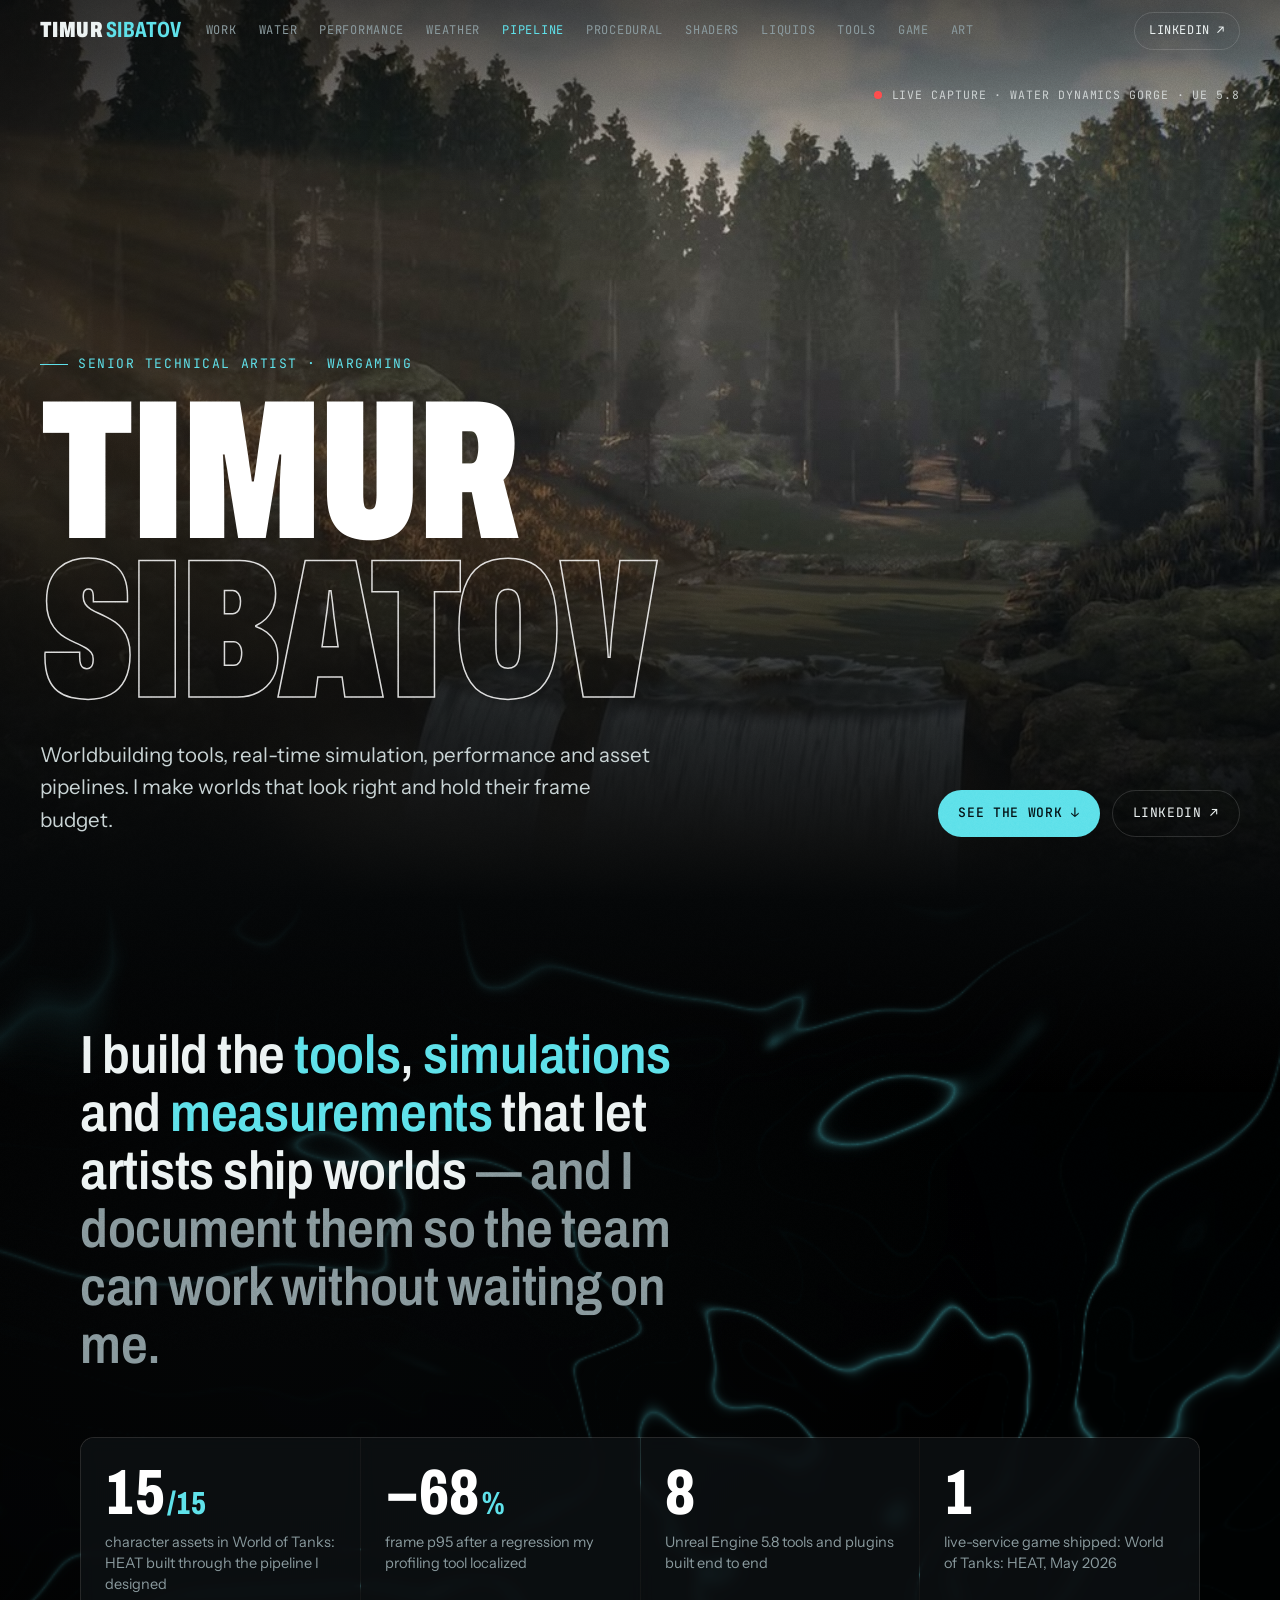
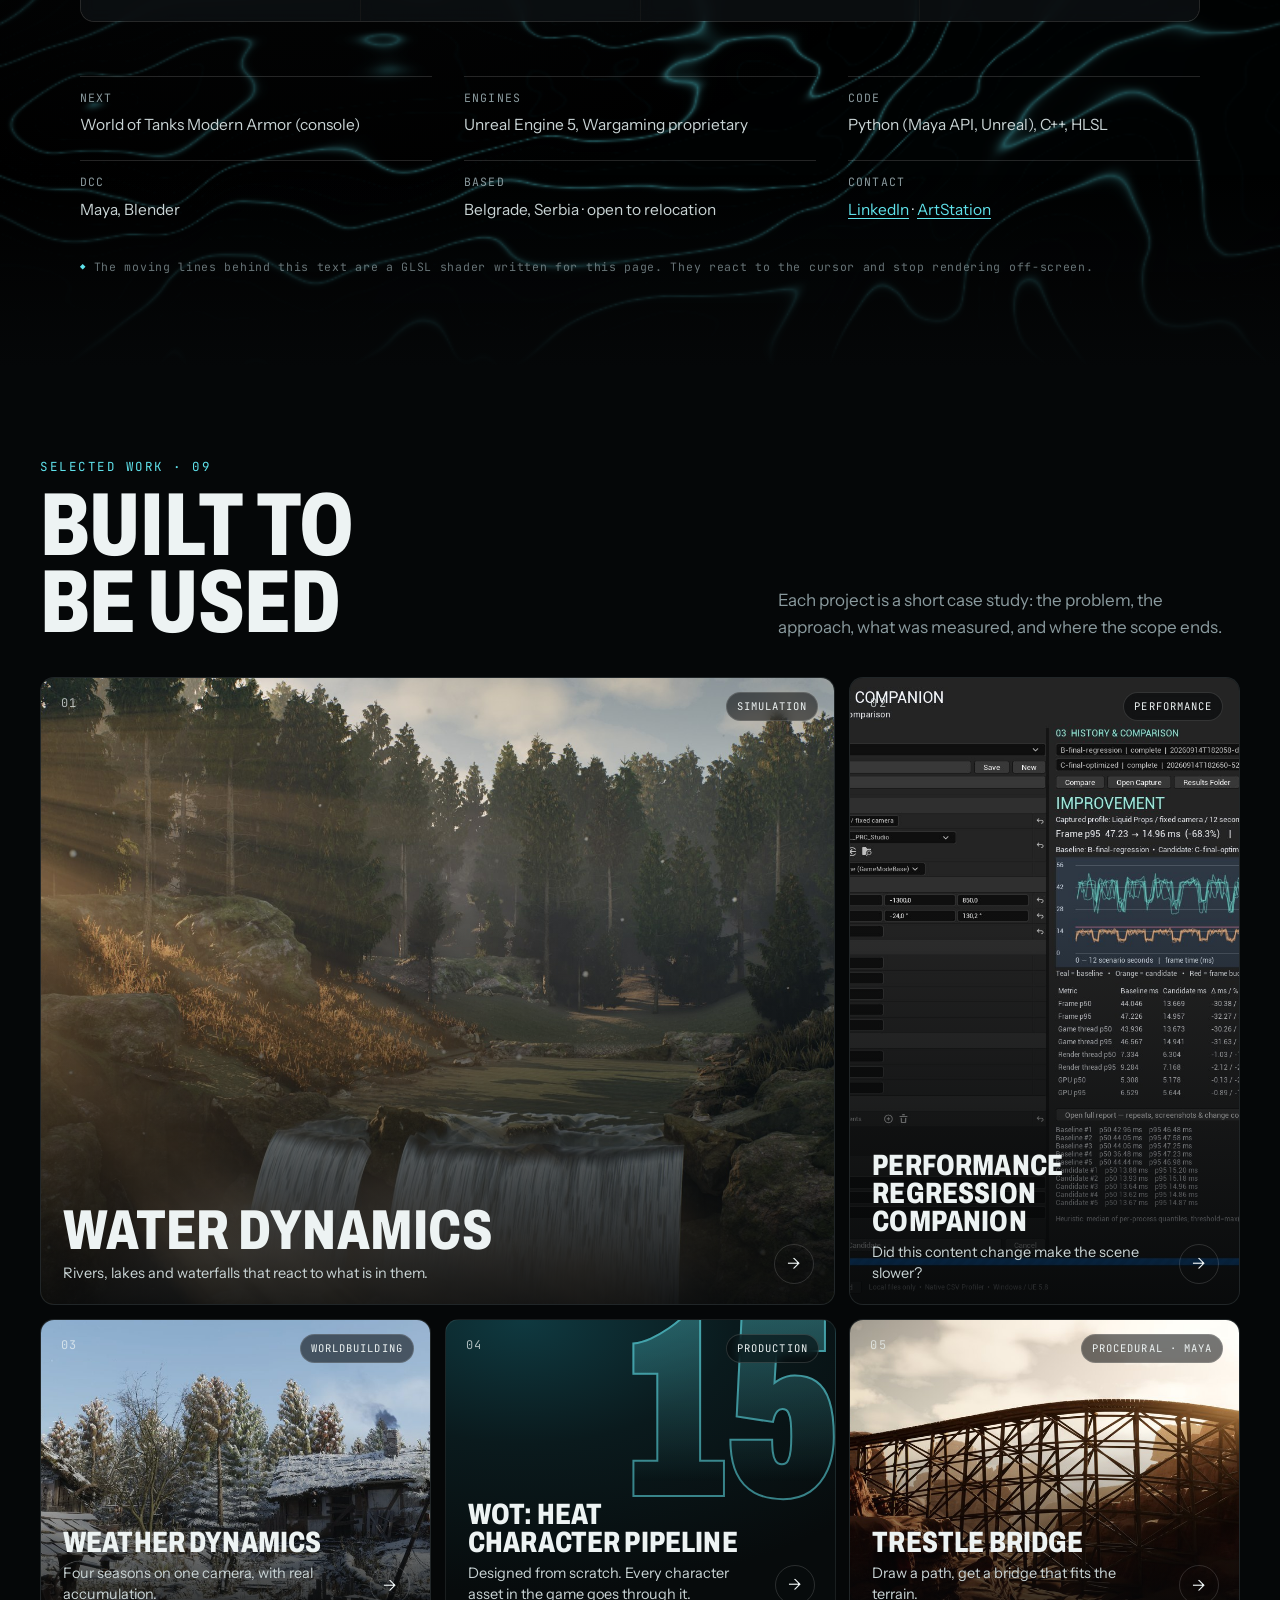
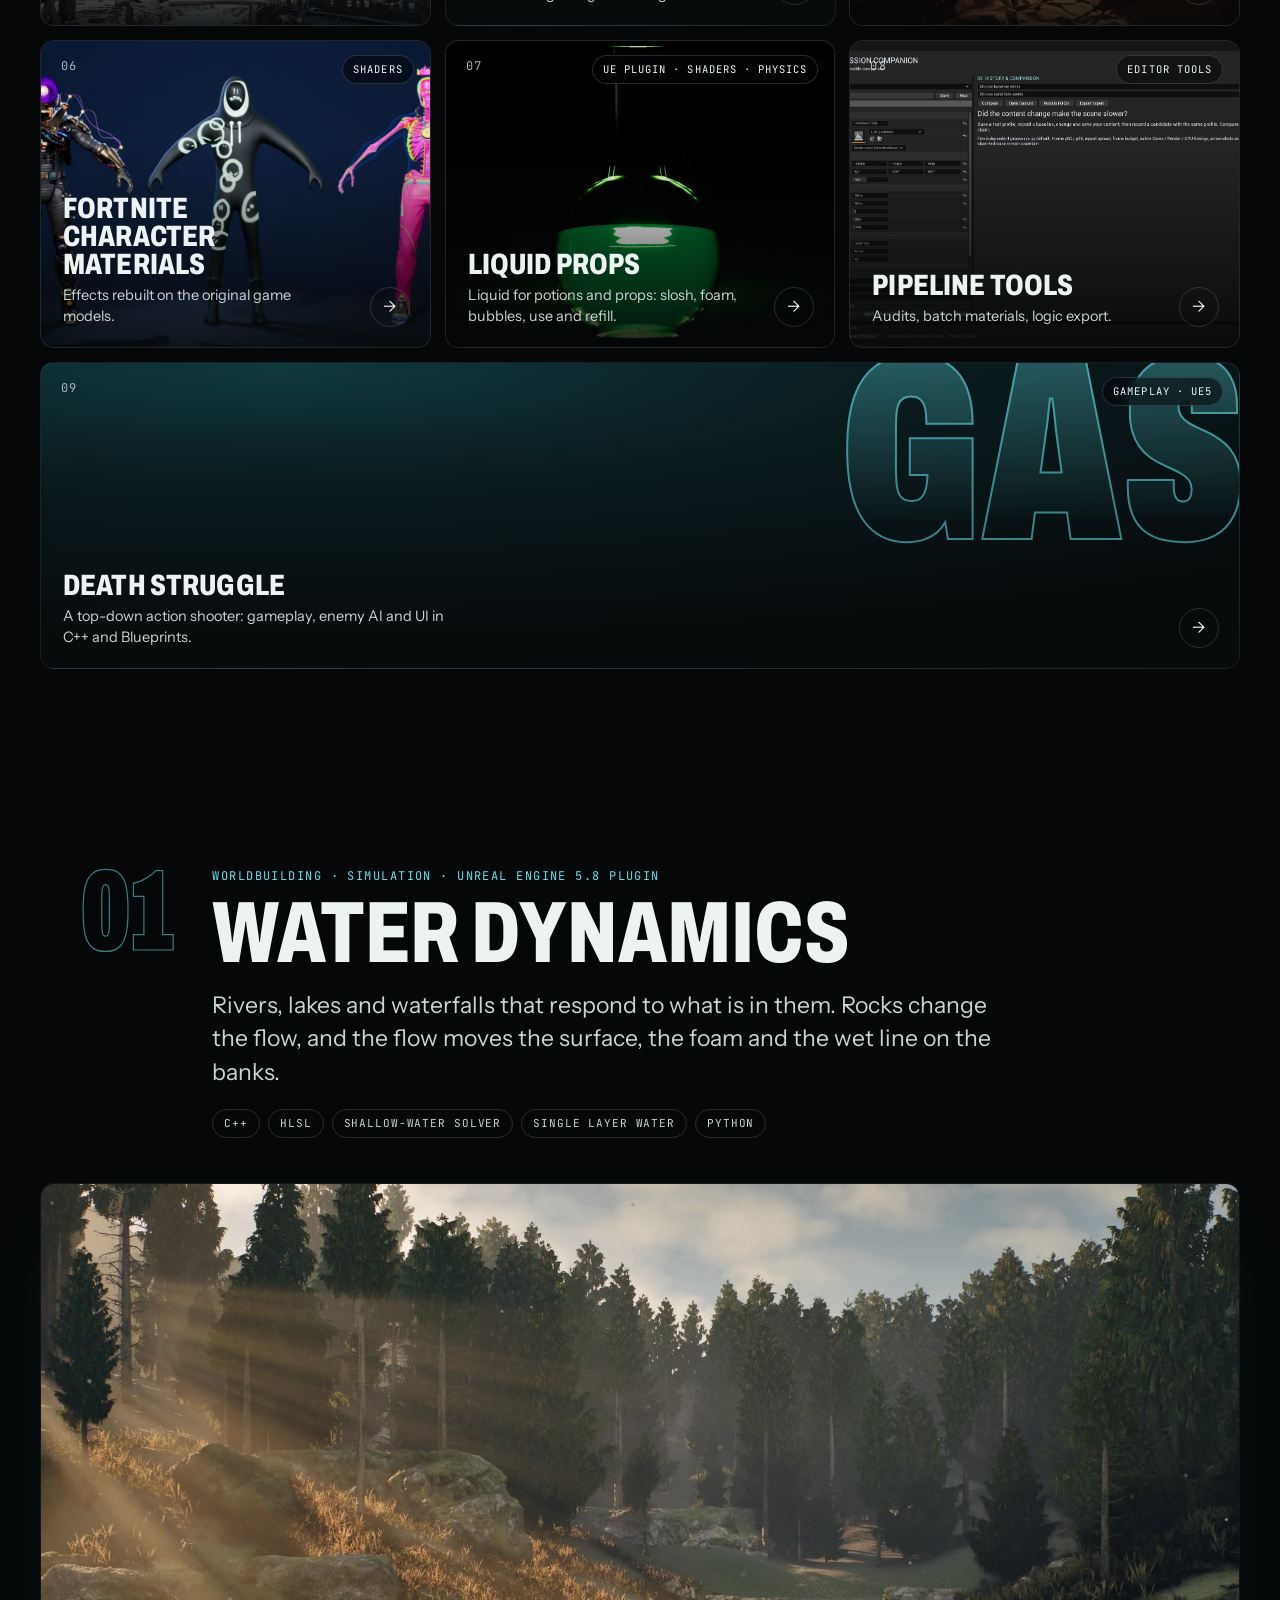
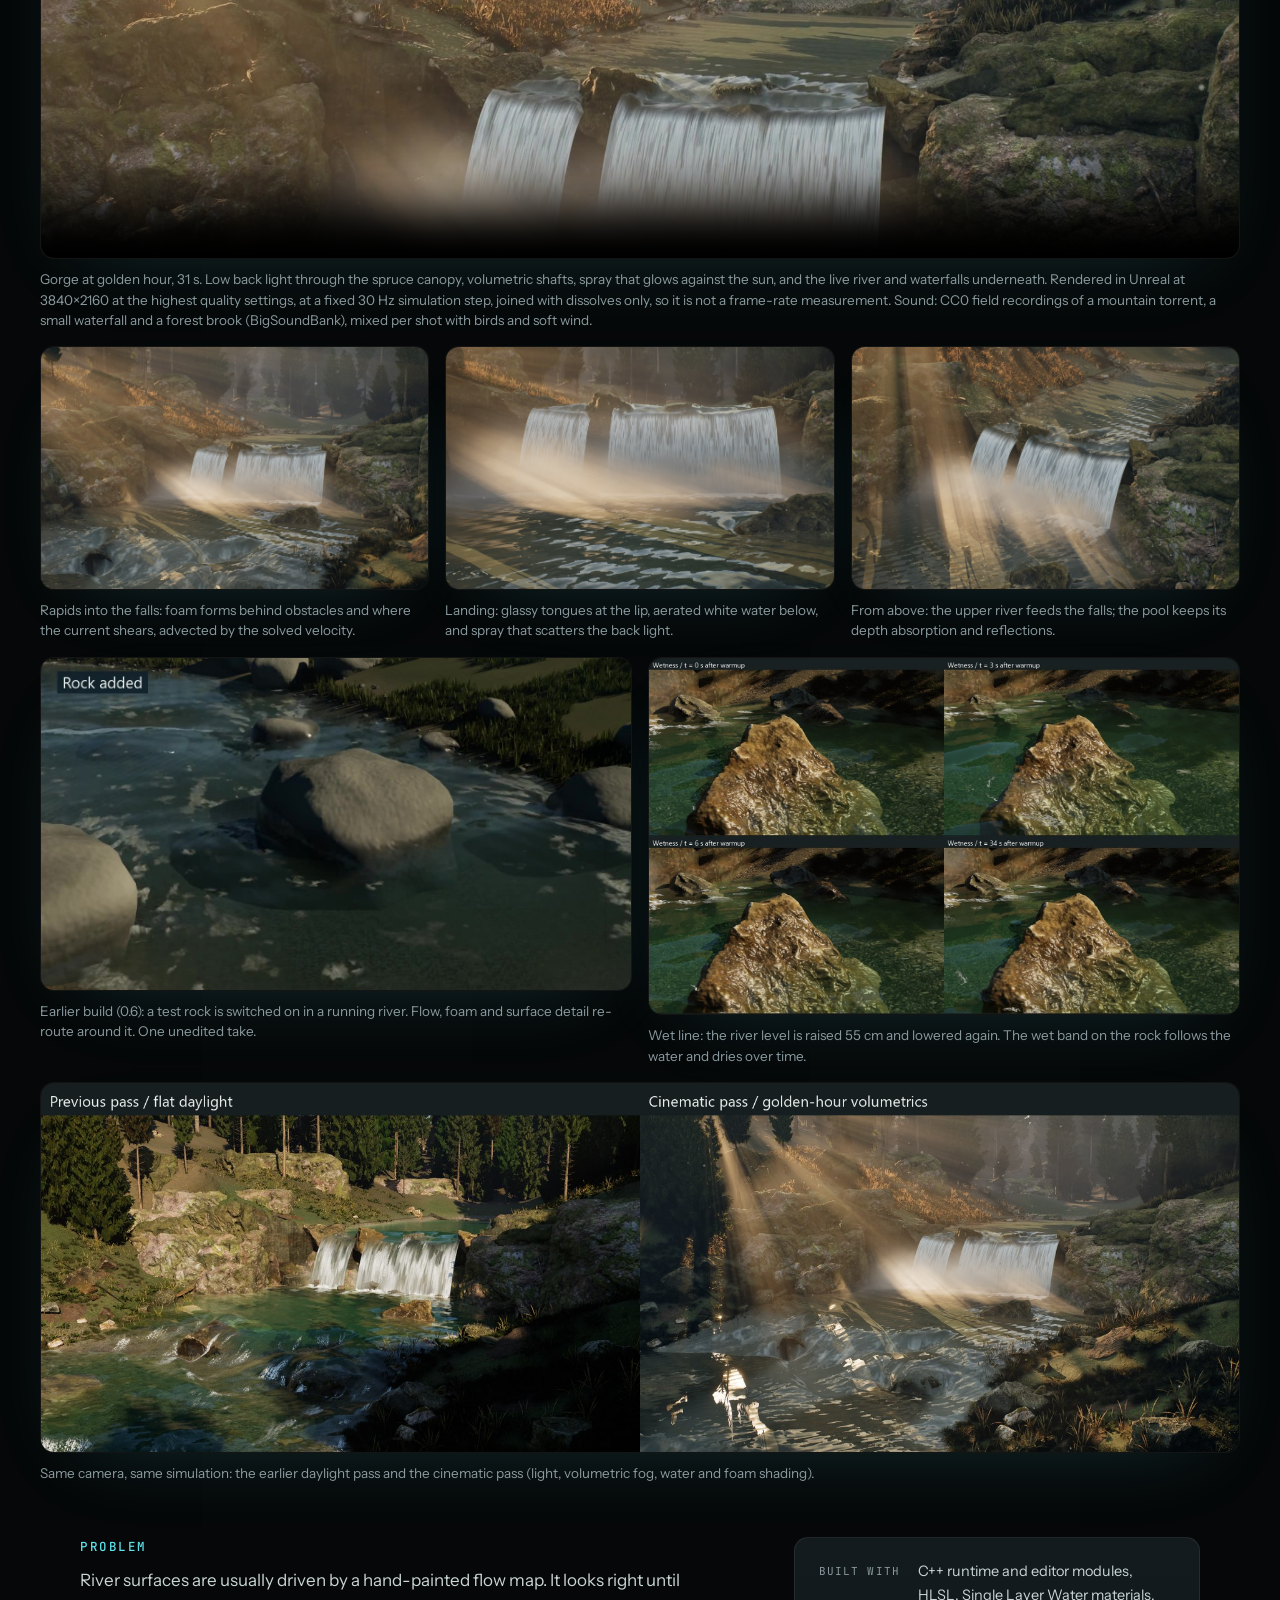
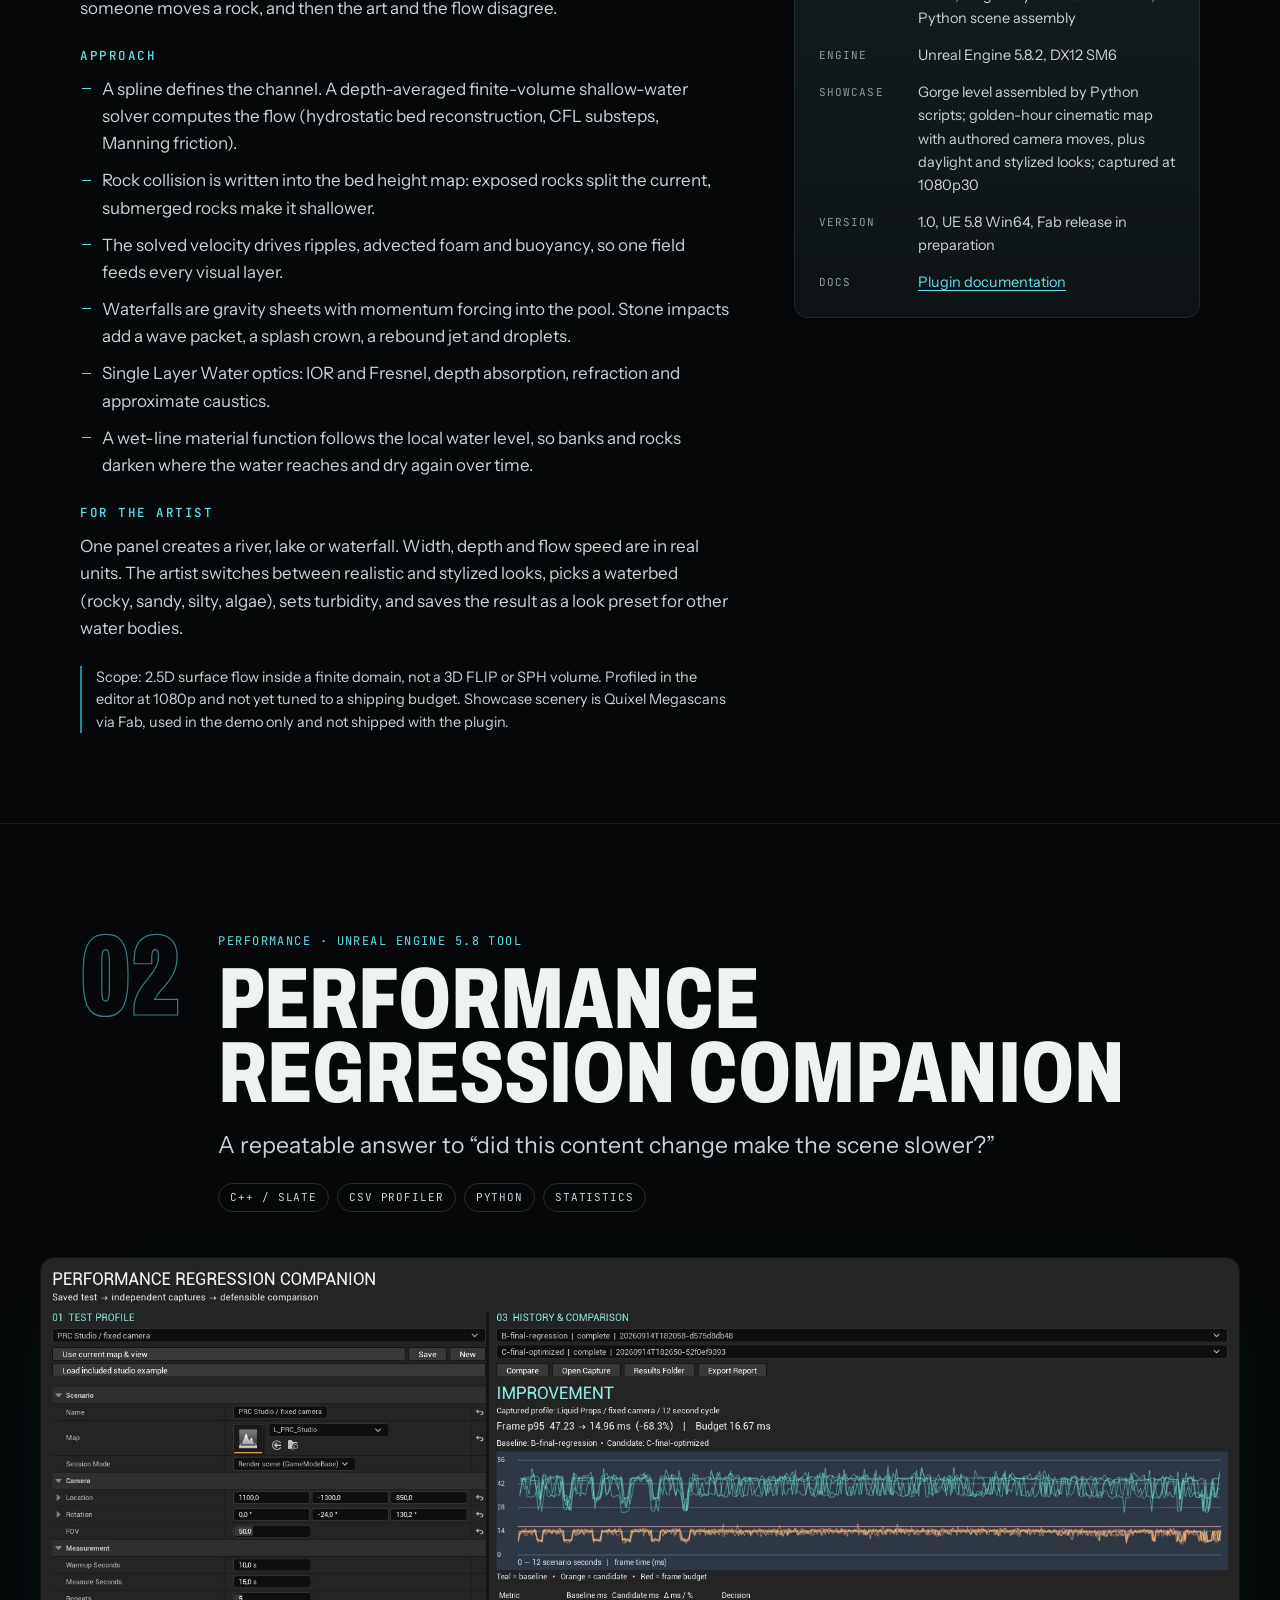
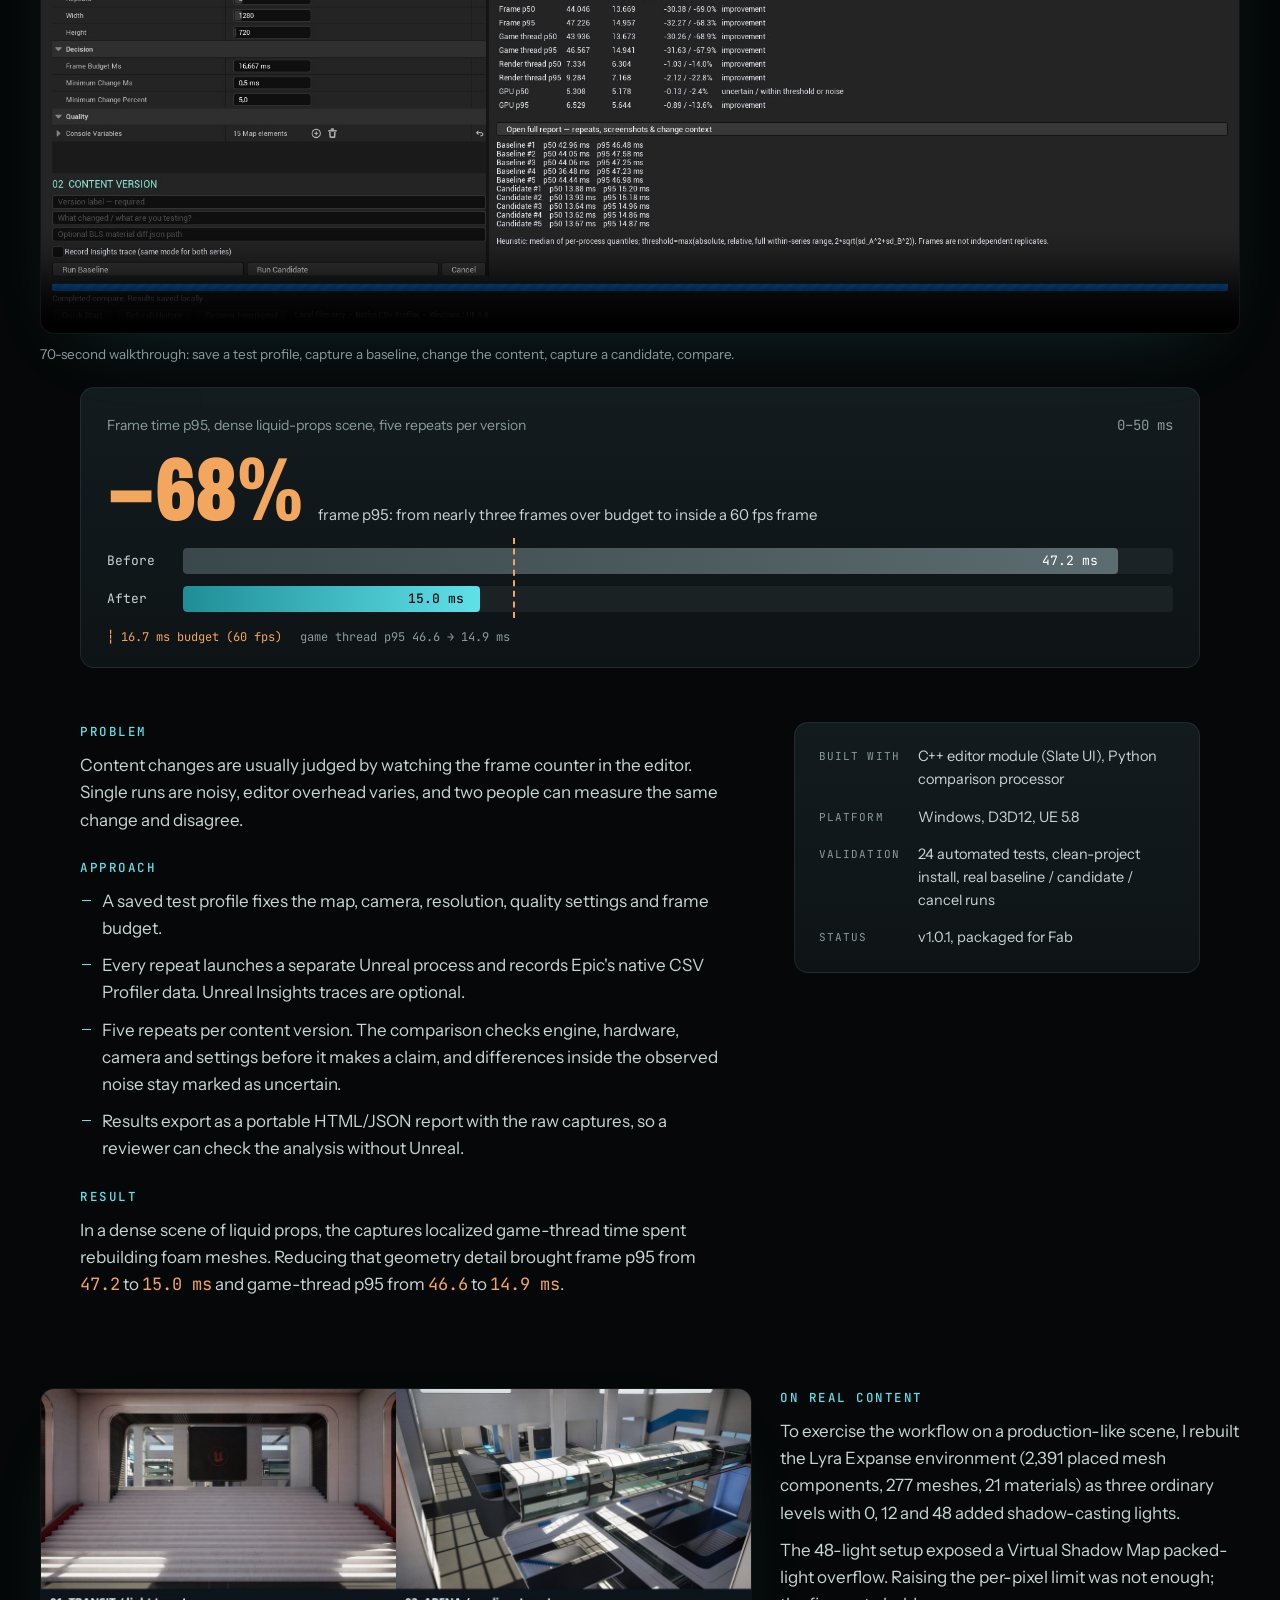
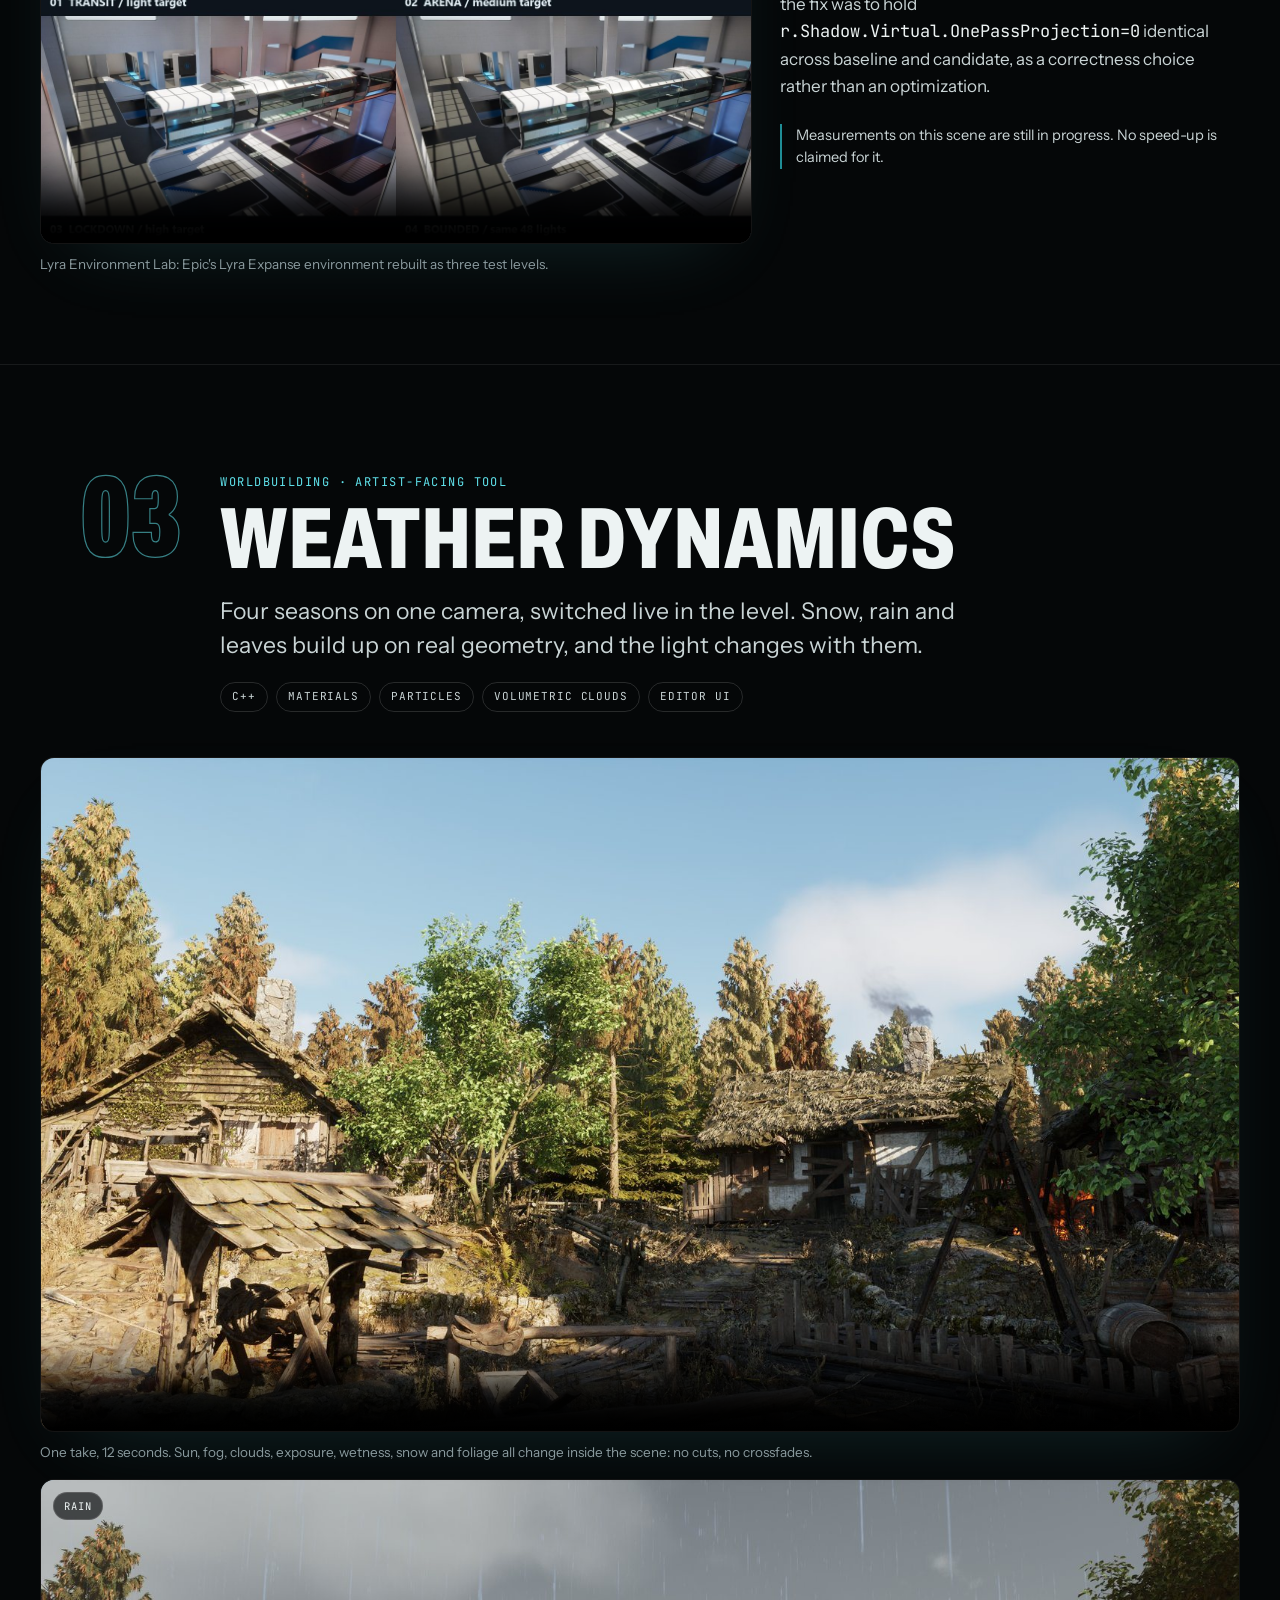
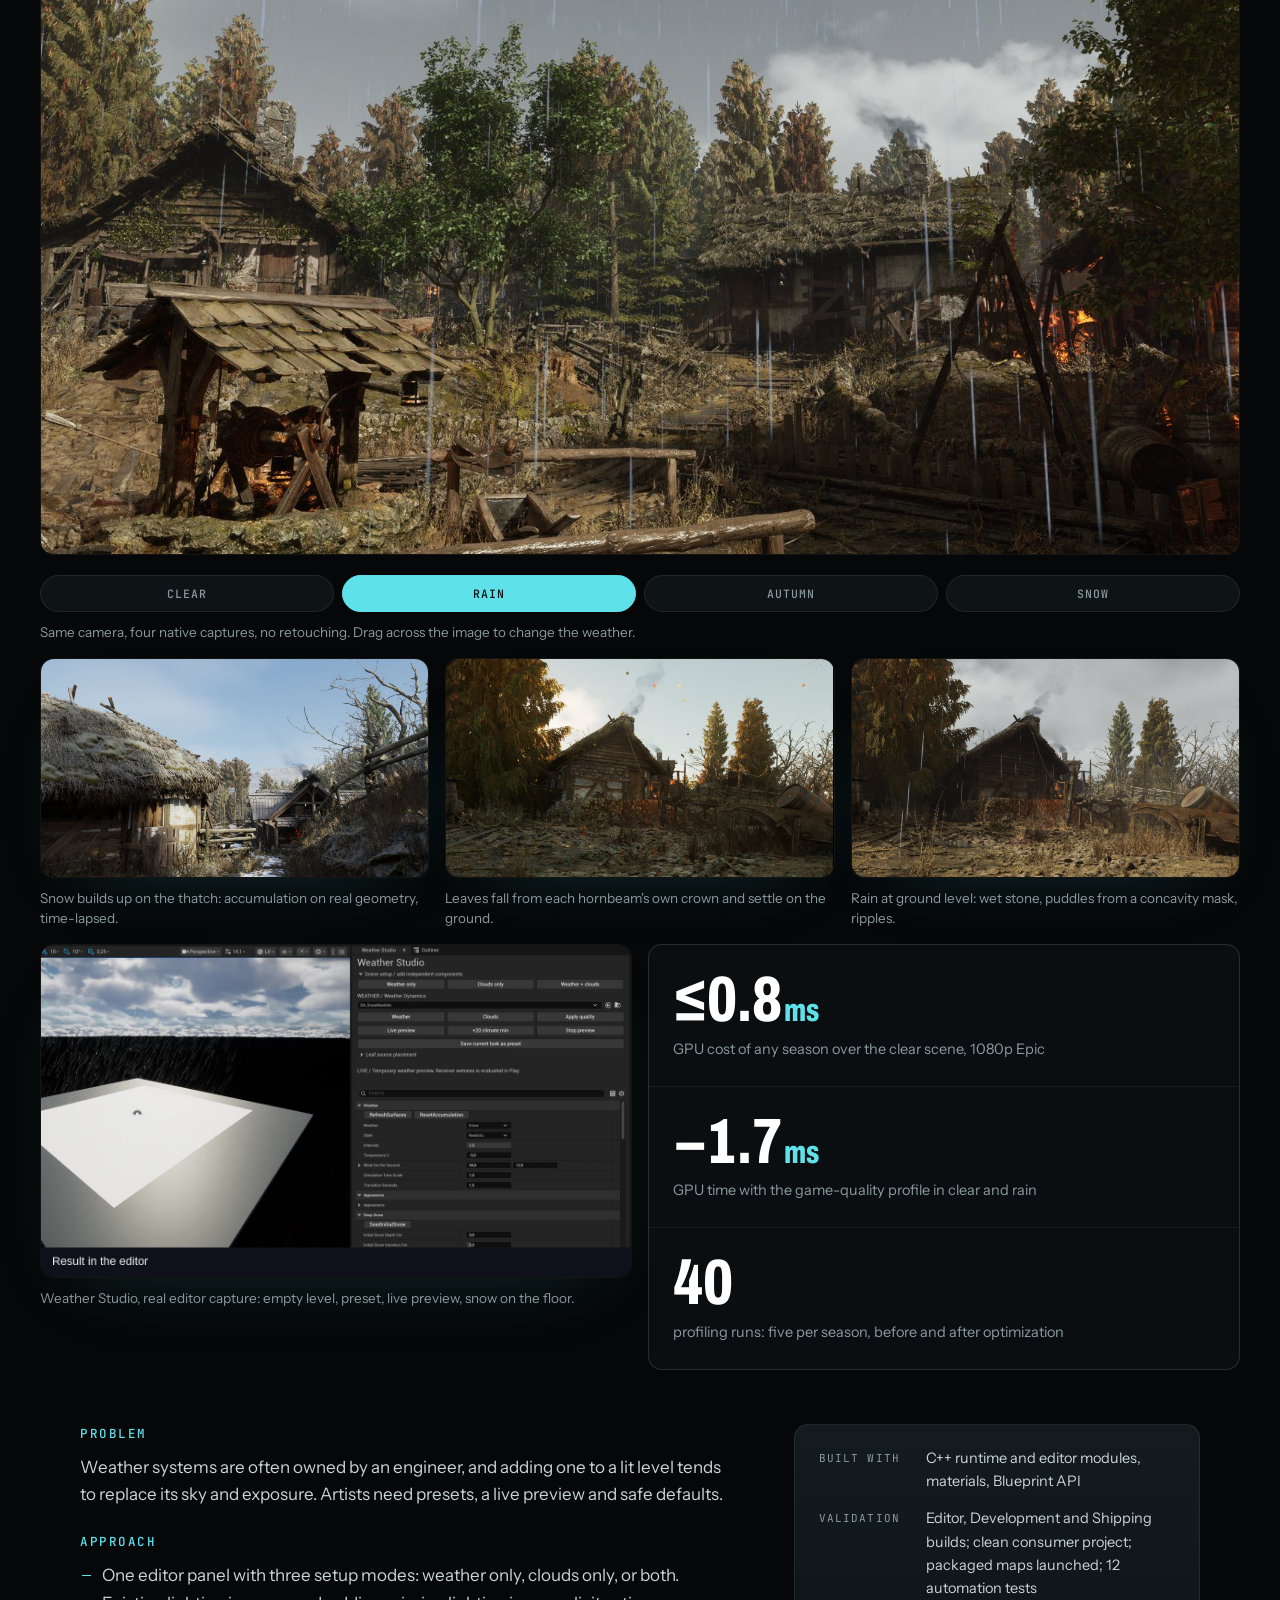
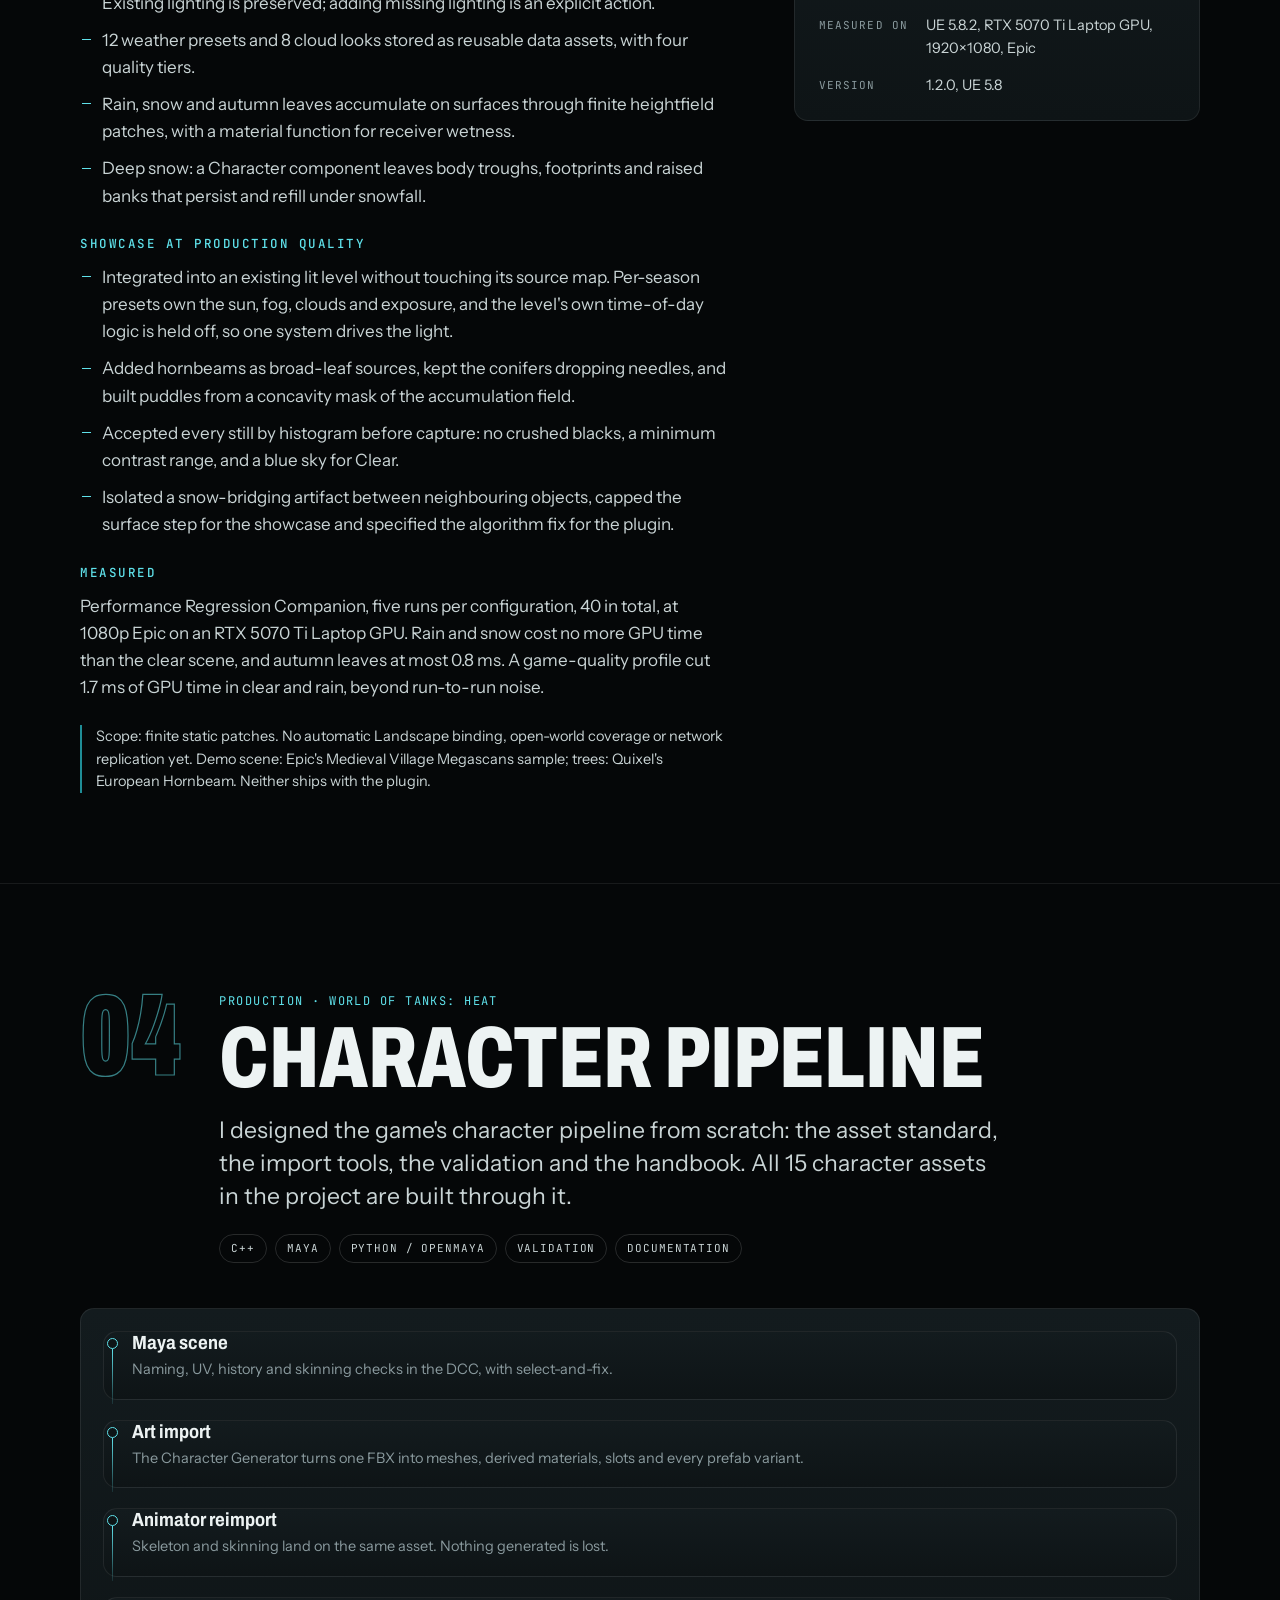
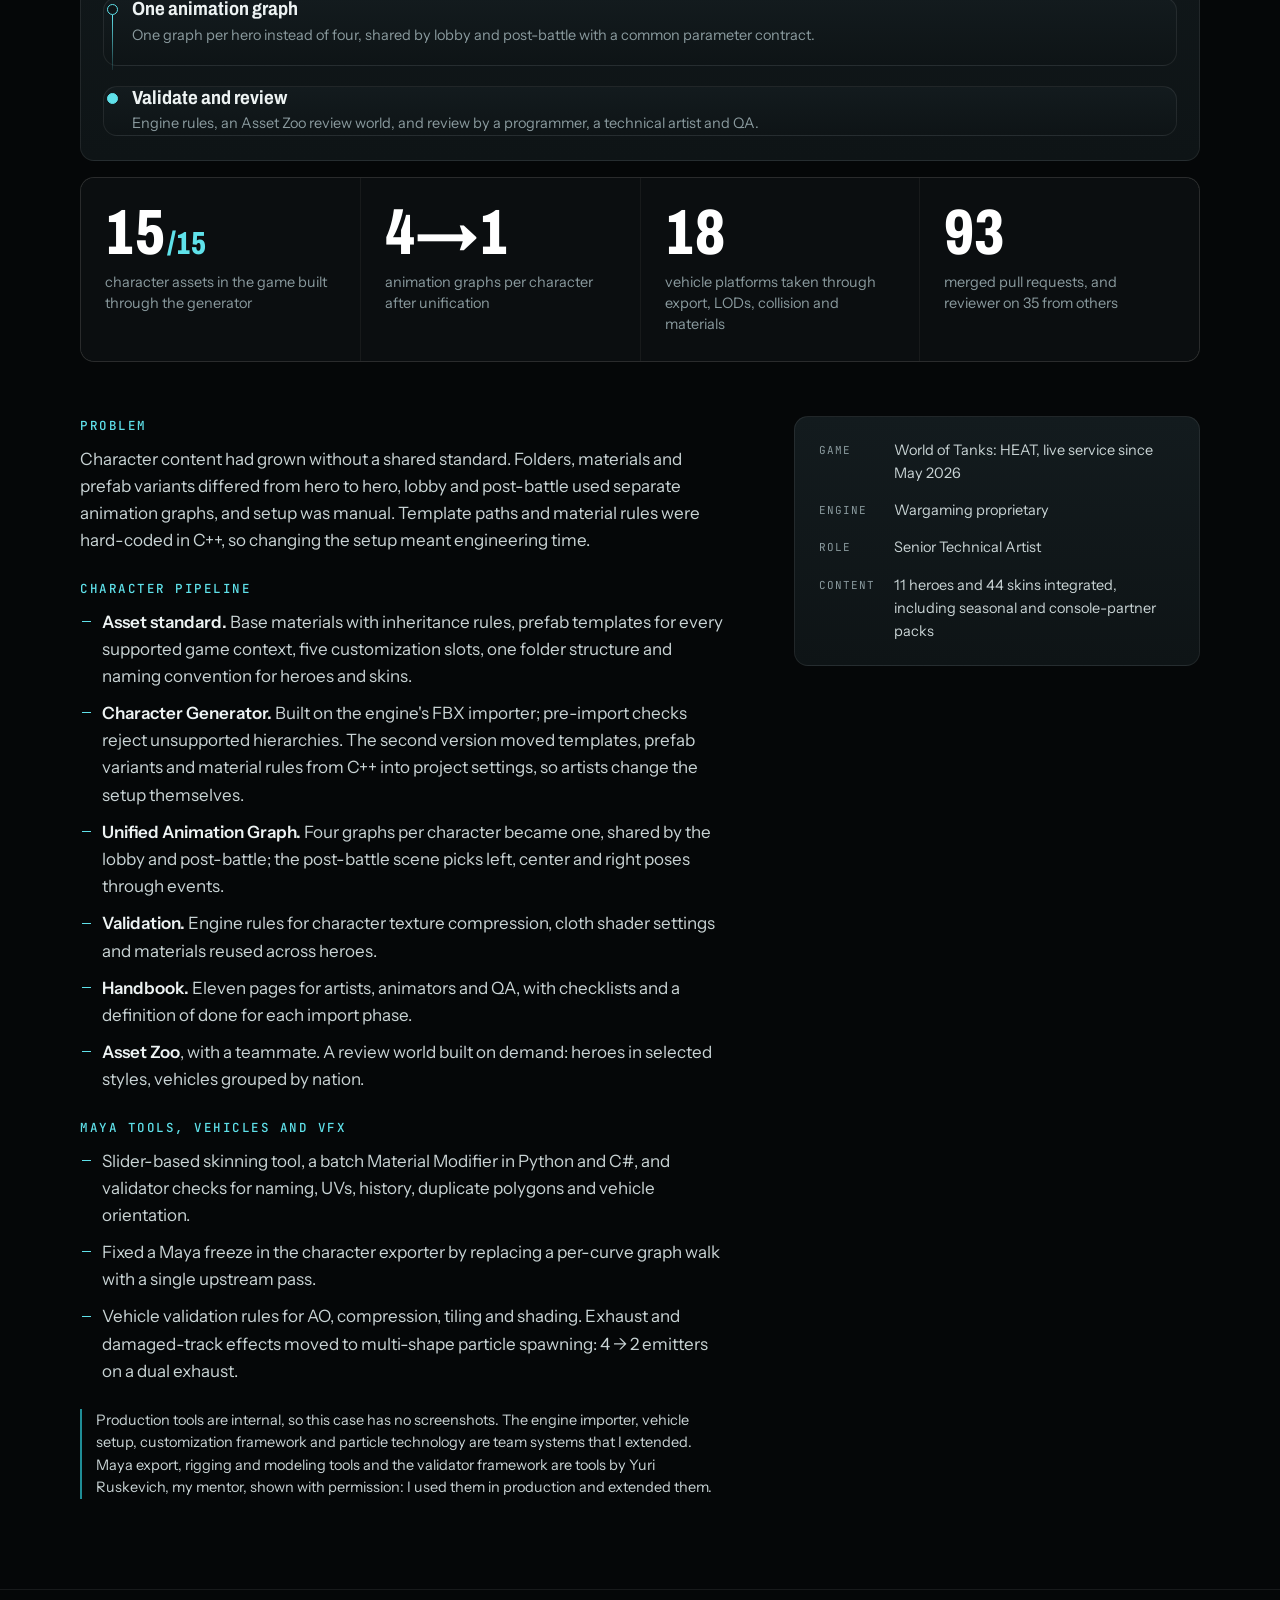
<file: index.html>
<!doctype html>
<html lang="en">
<head>
<meta charset="utf-8">
<meta name="viewport" content="width=device-width, initial-scale=1, viewport-fit=cover">
<title>Timur Sibatov · Technical Artist</title>
<meta name="description" content="Senior Technical Artist. Worldbuilding tools, real-time water and weather, performance measurement and asset pipelines in Unreal Engine 5 and Maya.">
<meta name="theme-color" content="#050708">
<meta property="og:type" content="website">
<meta property="og:title" content="Timur Sibatov · Technical Artist">
<meta property="og:description" content="Worldbuilding tools, real-time water and weather, performance measurement and asset pipelines.">
<meta property="og:image" content="https://tsibatov.github.io/assets/img/og.jpg">
<meta property="og:url" content="https://tsibatov.github.io/">
<meta name="twitter:card" content="summary_large_image">
<link rel="icon" href="data:image/svg+xml,%3Csvg xmlns='http://www.w3.org/2000/svg' viewBox='0 0 32 32'%3E%3Crect width='32' height='32' rx='7' fill='%23050708'/%3E%3Ctext x='16' y='22' font-family='Arial' font-weight='800' font-size='15' text-anchor='middle' fill='%235FE1EA'%3ETS%3C/text%3E%3C/svg%3E">
<link rel="preconnect" href="https://fonts.googleapis.com">
<link rel="preconnect" href="https://fonts.gstatic.com" crossorigin>
<link href="https://fonts.googleapis.com/css2?family=Archivo:wdth,wght@62..125,400..900&family=Instrument+Sans:wght@400;500;600&family=JetBrains+Mono:wght@400;500&display=swap" rel="stylesheet">
<script>document.documentElement.classList.add('js')</script>
<style>
:root{
  --bg:#050708; --bg-2:#0A0F11; --surface:#0E1416; --surface-2:#131B1E;
  --ink:#EDF3F3; --ink-2:#C9D4D5; --muted:#8A9A9E; --rule:rgba(255,255,255,.08); --rule-2:rgba(255,255,255,.14);
  --accent:#5FE1EA; --accent-deep:#1F8D96; --metric:#F2A65E;
  --display:"Archivo","Arial Narrow",Impact,sans-serif;
  --body:"Instrument Sans","Segoe UI",system-ui,sans-serif;
  --mono:"JetBrains Mono",ui-monospace,Consolas,monospace;
  --wrap:1200px; --wide:1440px; --gutter:clamp(16px,4vw,40px);
  color-scheme:dark;
}
*,*::before,*::after{box-sizing:border-box}
html{scroll-behavior:smooth;scroll-padding-top:70px;background:var(--bg)}
body{margin:0;background:var(--bg);color:var(--ink);font-family:var(--body);font-size:17px;line-height:1.6;-webkit-font-smoothing:antialiased;overflow-x:hidden}
img,video,canvas{display:block;max-width:100%}
a{color:var(--accent);text-underline-offset:3px}
a:focus-visible,button:focus-visible,input:focus-visible{outline:2px solid var(--accent);outline-offset:3px}
h1,h2,h3{font-family:var(--display);margin:0;text-wrap:balance}
p{margin:0}
.mono{font-family:var(--mono)}
.wrap{max-width:var(--wrap);margin:0 auto;padding-inline:var(--gutter)}
.wide{max-width:var(--wide);margin:0 auto;padding-inline:var(--gutter)}
::selection{background:var(--accent);color:#031013}

/* film grain over everything */
body::after{content:"";position:fixed;inset:-50%;z-index:100;pointer-events:none;background:url(assets/img/grain.png);opacity:.05;mix-blend-mode:overlay}

/* scroll progress */
.progress{position:fixed;top:0;left:0;height:2px;width:100%;transform-origin:0 50%;transform:scaleX(0);background:linear-gradient(90deg,var(--accent-deep),var(--accent));z-index:60}

/* top bar */
.topbar{position:fixed;top:0;left:0;right:0;z-index:50;transition:background .3s,border-color .3s,backdrop-filter .3s;border-bottom:1px solid transparent}
.topbar.solid{background:rgba(5,7,8,.72);backdrop-filter:blur(14px) saturate(1.4);-webkit-backdrop-filter:blur(14px) saturate(1.4);border-color:var(--rule)}
.topbar .bar{max-width:var(--wide);margin:0 auto;padding-inline:var(--gutter);display:flex;align-items:center;gap:24px;height:62px}
.brand{font-family:var(--display);font-weight:900;font-stretch:70%;font-size:22px;letter-spacing:.02em;text-transform:uppercase;color:var(--ink);text-decoration:none;white-space:nowrap}
.brand b{color:var(--accent)}
.topbar nav{display:flex;gap:22px;flex:1;min-width:0;overflow-x:auto;scrollbar-width:none;font-family:var(--mono);font-size:12px;letter-spacing:.06em;text-transform:uppercase;-webkit-mask-image:linear-gradient(90deg,#000 90%,transparent);mask-image:linear-gradient(90deg,#000 90%,transparent)}
.topbar nav::-webkit-scrollbar{display:none}
.topbar nav a{color:var(--muted);text-decoration:none;white-space:nowrap;padding-block:6px;transition:color .2s}
.topbar nav a:hover{color:var(--ink)}
.topbar nav a.on{color:var(--accent)}

.btn{display:inline-flex;align-items:center;gap:10px;font-family:var(--mono);font-size:13px;letter-spacing:.05em;text-transform:uppercase;text-decoration:none;border-radius:999px;padding:12px 20px;transition:background .25s,color .25s,border-color .25s,transform .25s;white-space:nowrap}
.btn.primary{background:var(--accent);color:#031013;font-weight:500}
.btn.primary:hover{background:#fff;transform:translateY(-1px)}
.btn.ghost{border:1px solid var(--rule-2);color:var(--ink)}
.btn.ghost:hover{border-color:var(--accent);color:var(--accent)}
.btn.small{padding:8px 14px;font-size:12px}

/* HERO */
.hero{position:relative;min-height:100vh;min-height:100svh;display:flex;flex-direction:column;justify-content:flex-end;overflow:hidden;isolation:isolate}
.hero video{position:absolute;inset:0;width:100%;height:100%;object-fit:cover;z-index:-2;transform:scale(1.04);transition:transform 1.4s ease}
.hero.ready video{transform:scale(1)}
.hero::before{content:"";position:absolute;inset:0;z-index:-1;background:
  linear-gradient(180deg,rgba(5,7,8,.55) 0%,rgba(5,7,8,0) 22%,rgba(5,7,8,0) 45%,rgba(5,7,8,.75) 78%,var(--bg) 100%),
  linear-gradient(90deg,rgba(5,7,8,.7) 0%,rgba(5,7,8,.15) 55%,rgba(5,7,8,0) 100%)}
.hero-inner{width:100%;max-width:var(--wide);margin:0 auto;padding:0 var(--gutter) clamp(36px,7vh,80px)}
.kicker{font-family:var(--mono);font-size:13px;letter-spacing:.12em;text-transform:uppercase;color:var(--accent);display:flex;align-items:center;gap:10px}
.kicker::before{content:"";width:28px;height:1px;background:var(--accent)}
.hero h1{font-weight:900;font-stretch:62%;text-transform:uppercase;font-size:clamp(76px,15.5vw,248px);line-height:.8;letter-spacing:-.01em;margin-top:18px;color:#fff}
.hero h1 span{display:block}
.hero h1 .outline{color:transparent;-webkit-text-stroke:1.5px rgba(255,255,255,.85)}
.hero-row{display:flex;justify-content:space-between;align-items:flex-end;gap:28px;flex-wrap:wrap;margin-top:28px}
.hero-role{font-size:clamp(17px,1.6vw,21px);max-width:44ch;color:var(--ink-2)}
.hero-cta{display:flex;gap:12px;flex-wrap:wrap}
.now{position:absolute;right:var(--gutter);top:86px;font-family:var(--mono);font-size:11.5px;letter-spacing:.08em;text-transform:uppercase;color:rgba(237,243,243,.75);display:flex;align-items:center;gap:10px;max-width:60vw;text-align:right}
.dot{width:8px;height:8px;border-radius:50%;background:#FF4D4D;box-shadow:0 0 0 0 rgba(255,77,77,.6);animation:pulse 2s infinite;flex:none}
@keyframes pulse{0%{box-shadow:0 0 0 0 rgba(255,77,77,.55)}70%{box-shadow:0 0 0 10px rgba(255,77,77,0)}100%{box-shadow:0 0 0 0 rgba(255,77,77,0)}}

/* reveal */
.js [data-reveal]{opacity:0;transform:translateY(28px);transition:opacity .9s cubic-bezier(.2,.7,.2,1),transform .9s cubic-bezier(.2,.7,.2,1)}
.js [data-reveal].in{opacity:1;transform:none}
.js .hero [data-reveal]{transition-duration:1.2s}

/* sections with the shader background */
.shaded{position:relative;isolation:isolate;overflow:hidden}
.shaded canvas{position:absolute;inset:0;width:100%;height:100%;z-index:-2;opacity:0;transition:opacity 1.5s}
.shaded canvas.live{opacity:1}
.shaded::after{content:"";position:absolute;inset:0;z-index:-1;pointer-events:none;background:linear-gradient(180deg,var(--bg) 0%,rgba(5,7,8,0) 18%,rgba(5,7,8,0) 82%,var(--bg) 100%)}
.shaded::before{content:"";position:absolute;inset:0;z-index:-1;pointer-events:none;background:radial-gradient(70% 60% at 22% 38%,rgba(5,7,8,.78) 0%,rgba(5,7,8,.35) 55%,rgba(5,7,8,0) 80%)}
.contact.shaded::before{background:radial-gradient(70% 70% at 25% 55%,rgba(5,7,8,.7) 0%,rgba(5,7,8,.3) 55%,rgba(5,7,8,0) 80%)}
.about{padding-block:clamp(90px,14vh,160px) clamp(70px,10vh,120px)}
.statement{font-family:var(--display);font-weight:600;font-stretch:85%;font-size:clamp(30px,4.2vw,60px);line-height:1.08;max-width:24ch;letter-spacing:-.005em}
.statement em{font-style:normal;color:var(--accent)}
.statement .dim{color:var(--muted)}
.stats{display:grid;grid-template-columns:repeat(4,minmax(0,1fr));gap:1px;margin-top:clamp(48px,7vh,80px);background:var(--rule);border:1px solid var(--rule);border-radius:14px;overflow:hidden}
.stat{background:rgba(9,13,15,.82);backdrop-filter:blur(6px);-webkit-backdrop-filter:blur(6px);padding:26px 24px;display:flex;flex-direction:column;gap:10px}
.stat b{font-family:var(--display);font-weight:800;font-stretch:70%;font-size:clamp(46px,5vw,72px);line-height:.9;color:#fff;font-variant-numeric:tabular-nums}
.stat b small{font-size:.5em;color:var(--accent);margin-left:2px}
.stat span{font-size:14.5px;color:var(--muted);line-height:1.45}
.facts{display:grid;grid-template-columns:repeat(3,minmax(0,1fr));gap:22px 32px;margin:clamp(40px,6vh,64px) 0 0}
.facts div{border-top:1px solid var(--rule-2);padding-top:12px}
.facts dt{font-family:var(--mono);font-size:11.5px;letter-spacing:.1em;text-transform:uppercase;color:var(--muted)}
.facts dd{margin:6px 0 0;font-size:15.5px;color:var(--ink-2)}
.shader-note{margin-top:36px;font-size:11.5px;letter-spacing:.06em;color:rgba(138,154,158,.75);display:flex;gap:8px;align-items:center}
.shader-note::before{content:"◆";color:var(--accent);font-size:9px}

/* section heads */
.sec-head{display:flex;justify-content:space-between;align-items:flex-end;gap:24px;flex-wrap:wrap;margin-bottom:36px}
.sec-head .label{font-family:var(--mono);font-size:12.5px;letter-spacing:.12em;text-transform:uppercase;color:var(--accent)}
.sec-head h2{font-weight:800;font-stretch:72%;text-transform:uppercase;font-size:clamp(44px,7vw,104px);line-height:.86;margin-top:10px}
.sec-head p{max-width:42ch;color:var(--muted)}

/* WORK grid */
.work{padding-block:clamp(60px,10vh,120px)}
.bento{display:grid;grid-template-columns:repeat(6,minmax(0,1fr));grid-auto-rows:clamp(220px,24vw,330px);gap:14px}
.card{position:relative;border-radius:14px;overflow:hidden;background:var(--surface);text-decoration:none;color:var(--ink);isolation:isolate;border:1px solid var(--rule);grid-column:span 2}
.card.c4{grid-column:span 4;grid-row:span 2}
.card.c2t{grid-column:span 2;grid-row:span 2}
.card img,.card video{position:absolute;inset:0;width:100%;height:100%;object-fit:cover;z-index:-2;transition:transform 1s cubic-bezier(.2,.7,.2,1),opacity .5s}
.card video{opacity:0}
.card.playing video{opacity:1}
.card:hover img,.card:hover video{transform:scale(1.045)}
.card::after{content:"";position:absolute;inset:0;z-index:-1;background:linear-gradient(180deg,rgba(5,7,8,0) 35%,rgba(5,7,8,.88) 100%)}
.card .meta{position:absolute;left:0;right:64px;bottom:0;padding:20px 22px;display:flex;flex-direction:column;gap:6px}
.card .num{position:absolute;top:16px;left:20px;font-family:var(--mono);font-size:12px;letter-spacing:.1em;color:rgba(237,243,243,.7)}
.card .tag{position:absolute;top:14px;right:16px;font-family:var(--mono);font-size:10.5px;letter-spacing:.1em;text-transform:uppercase;color:var(--ink);background:rgba(5,7,8,.55);border:1px solid var(--rule-2);border-radius:999px;padding:5px 10px;backdrop-filter:blur(6px);-webkit-backdrop-filter:blur(6px)}
.card strong{font-family:var(--display);font-weight:800;font-stretch:75%;text-transform:uppercase;font-size:clamp(24px,2.3vw,34px);line-height:.95;letter-spacing:.005em}
.card.c4 strong{font-size:clamp(34px,4.4vw,64px)}
.card .meta span{font-size:14.5px;color:var(--ink-2);max-width:40ch;line-height:1.45}
.card .go{position:absolute;right:20px;bottom:20px;width:40px;height:40px;border-radius:50%;border:1px solid var(--rule-2);display:grid;place-items:center;font-size:16px;transition:background .3s,color .3s,transform .3s}
.card:hover .go{background:var(--accent);color:#031013;border-color:var(--accent);transform:rotate(-45deg)}
.card.type{background:radial-gradient(120% 90% at 20% 0%,#0F3940 0%,#0A1A1D 45%,#070B0C 100%);container-type:size}
.card.type::after{display:none}
.card.type .big{position:absolute;right:-.02em;top:-.06em;z-index:-1;font-family:var(--display);font-weight:900;font-stretch:62%;font-size:220px;font-size:min(86cqh,70cqw);line-height:.8;color:transparent;-webkit-text-stroke:2px rgba(95,225,234,.55);background:linear-gradient(180deg,rgba(95,225,234,.35),rgba(95,225,234,0) 85%);-webkit-background-clip:text;background-clip:text;pointer-events:none}

/* CASES */
.case{padding-block:clamp(80px,12vh,140px) 0;position:relative}
.case + .case{border-top:1px solid var(--rule)}
.case-head{display:grid;grid-template-columns:auto minmax(0,1fr);gap:clamp(18px,3vw,44px);align-items:start;margin-bottom:clamp(30px,5vh,48px)}
.case-num{font-family:var(--display);font-weight:900;font-stretch:62%;font-size:clamp(70px,9vw,140px);line-height:.78;color:transparent;-webkit-text-stroke:1.2px rgba(95,225,234,.55)}
.eyebrow{font-family:var(--mono);font-size:12px;letter-spacing:.12em;text-transform:uppercase;color:var(--accent)}
.case h2{font-weight:800;font-stretch:72%;text-transform:uppercase;font-size:clamp(46px,6.8vw,100px);line-height:.86;margin-top:10px}
.oneliner{font-size:clamp(18px,1.9vw,23px);max-width:52ch;color:var(--ink-2);margin-top:18px;line-height:1.45}
.tags{list-style:none;padding:0;margin:20px 0 0;display:flex;flex-wrap:wrap;gap:8px}
.tags li{font-family:var(--mono);font-size:11px;letter-spacing:.08em;text-transform:uppercase;border:1px solid var(--rule-2);border-radius:999px;padding:5px 11px;color:var(--ink-2)}

.frame{border-radius:14px;overflow:hidden;background:#000;border:1px solid var(--rule);box-shadow:0 30px 80px -40px rgba(95,225,234,.18)}
.frame video,.frame img{width:100%;height:auto}
figure{margin:0;display:flex;flex-direction:column;gap:10px;min-width:0}
figcaption{font-size:13.5px;color:var(--muted);line-height:1.5}
figure img[data-full]{cursor:zoom-in}
.media{display:flex;flex-direction:column;gap:16px}
.row2{display:grid;grid-template-columns:repeat(2,minmax(0,1fr));gap:16px;align-items:start}
.row3{display:grid;grid-template-columns:repeat(3,minmax(0,1fr));gap:16px;align-items:start}
.row3 .frame img{aspect-ratio:16/10;object-fit:cover}
.row-wl{display:grid;grid-template-columns:minmax(0,1.55fr) minmax(0,1fr);gap:28px;align-items:start}

.detail{display:grid;grid-template-columns:minmax(0,1.6fr) minmax(0,1fr);gap:clamp(28px,5vw,64px);align-items:start;margin-top:clamp(36px,6vh,56px);padding-bottom:clamp(70px,10vh,120px)}
.story{display:flex;flex-direction:column;gap:24px;max-width:66ch}
.story h3{font-family:var(--mono);font-weight:500;font-size:12.5px;letter-spacing:.12em;text-transform:uppercase;color:var(--accent)}
.story .block{display:flex;flex-direction:column;gap:10px}
.story ul{margin:0;padding:0;list-style:none;display:flex;flex-direction:column;gap:10px}
.story li{position:relative;padding-left:22px;color:var(--ink-2)}
.story li::before{content:"";position:absolute;left:2px;top:.72em;width:9px;height:1px;background:var(--accent)}
.story p{color:var(--ink-2)}
.story .mono{overflow-wrap:anywhere;color:var(--ink)}
.scope{font-size:14.5px;color:var(--muted);border-left:2px solid var(--accent-deep);padding-left:14px;line-height:1.55}
.spec{position:sticky;top:90px;background:linear-gradient(180deg,var(--surface-2),var(--surface));border:1px solid var(--rule);border-radius:14px;padding:22px 24px;display:grid;grid-template-columns:auto minmax(0,1fr);gap:14px 18px;margin:0;font-size:14.5px}
.spec dt{font-family:var(--mono);font-size:11px;letter-spacing:.1em;text-transform:uppercase;color:var(--muted);padding-top:3px}
.spec dd{margin:0;color:var(--ink-2)}
.metric{font-family:var(--mono);color:var(--metric);font-variant-numeric:tabular-nums;white-space:nowrap}

/* budget chart */
.budget{background:linear-gradient(180deg,var(--surface-2),var(--surface));border:1px solid var(--rule);border-radius:14px;padding:26px 26px 20px;display:flex;flex-direction:column;gap:16px}
.budget .head{display:flex;justify-content:space-between;gap:12px;flex-wrap:wrap;font-size:14px;color:var(--muted)}
.budget .big{display:flex;align-items:baseline;gap:14px;flex-wrap:wrap}
.budget .big b{font-family:var(--display);font-weight:900;font-stretch:65%;font-size:clamp(56px,7vw,96px);line-height:.85;color:var(--metric)}
.budget .big span{color:var(--ink-2);font-size:15px}
.bars{position:relative;display:flex;flex-direction:column;gap:12px;padding-top:4px}
.bar{display:grid;grid-template-columns:64px minmax(0,1fr);gap:12px;align-items:center;font-family:var(--mono);font-size:13px;color:var(--ink-2)}
.bar .track{position:relative;height:26px;background:rgba(255,255,255,.05);border-radius:4px;overflow:hidden}
.bar .fill{position:absolute;inset:0 auto 0 0;border-radius:4px;width:0;transition:width 1.4s cubic-bezier(.2,.7,.2,1)}
.bar .fill.before{background:linear-gradient(90deg,#3a474b,#5d6c70)}
.bar .fill.after{background:linear-gradient(90deg,var(--accent-deep),var(--accent))}
.budget.in .fill.before{width:94.4%}
.budget.in .fill.after{width:30%}
.bar .val{position:absolute;top:50%;transform:translateY(-50%);font-variant-numeric:tabular-nums;white-space:nowrap;z-index:1}
.budget-line{position:absolute;top:-6px;bottom:-6px;border-left:2px dashed var(--metric);z-index:2}
.legend{display:flex;gap:18px;flex-wrap:wrap;font-family:var(--mono);font-size:12px;color:var(--muted)}
.legend .b{color:var(--metric)}

/* steps */
.steps{list-style:none;margin:0;padding:0;display:grid;grid-template-columns:repeat(4,minmax(0,1fr));gap:14px;counter-reset:s}
.steps li{background:linear-gradient(180deg,var(--surface-2),var(--surface));border:1px solid var(--rule);border-radius:14px;padding:22px;display:flex;flex-direction:column;gap:10px;counter-increment:s}
.steps li::before{content:"0" counter(s);font-family:var(--display);font-weight:900;font-stretch:62%;font-size:44px;line-height:.8;color:transparent;-webkit-text-stroke:1px var(--accent)}
.steps strong{font-family:var(--display);font-stretch:85%;font-size:21px;line-height:1.15}
.steps span{font-size:14.5px;color:var(--muted)}

/* before/after slider */
.ba{position:relative;overflow:hidden;border-radius:14px;border:1px solid var(--rule);background:#000;--pos:50%;user-select:none;-webkit-user-select:none}
.ba img{width:100%;height:auto;pointer-events:none}
.ba .top{position:absolute;inset:0;height:100%;object-fit:cover;clip-path:inset(0 calc(100% - var(--pos)) 0 0)}
.ba .handle{position:absolute;top:0;bottom:0;left:var(--pos);width:2px;margin-left:-1px;background:var(--accent);box-shadow:0 0 18px rgba(95,225,234,.8);pointer-events:none}
.ba .handle::after{content:"⟷";position:absolute;top:50%;left:50%;transform:translate(-50%,-50%);width:40px;height:40px;border-radius:50%;background:var(--accent);color:#031013;display:grid;place-items:center;font-size:16px;font-weight:700}
.ba .lab{position:absolute;top:12px;font-family:var(--mono);font-size:10.5px;letter-spacing:.1em;text-transform:uppercase;background:rgba(5,7,8,.65);border:1px solid var(--rule-2);border-radius:999px;padding:5px 10px;pointer-events:none}
.ba .lab.l{left:12px}.ba .lab.r{right:12px}
.ba input{position:absolute;inset:0;width:100%;height:100%;opacity:0;cursor:ew-resize;margin:0}

/* shader studies */
.studies{display:grid;grid-template-columns:repeat(3,minmax(0,1fr));gap:18px}
.study{background:linear-gradient(180deg,var(--surface-2),var(--surface));border:1px solid var(--rule);border-radius:16px;padding:14px;display:flex;flex-direction:column;gap:14px}
.study .sq{border-radius:10px;overflow:hidden;background:#07122a;aspect-ratio:1/1}
.study .sq video{width:100%;height:100%;object-fit:cover}
.study .ba{border-radius:10px}
.study .txt{padding:4px 8px 10px;display:flex;flex-direction:column;gap:10px}
.study .ref{font-family:var(--mono);font-size:11px;letter-spacing:.1em;text-transform:uppercase;color:var(--muted)}
.study h3{font-weight:800;font-stretch:75%;text-transform:uppercase;font-size:30px;line-height:.95}
.study ul{margin:0;padding:0;list-style:none;display:flex;flex-direction:column;gap:8px;font-size:15px;color:var(--ink-2)}
.study li{position:relative;padding-left:18px}
.study li::before{content:"";position:absolute;left:0;top:.72em;width:8px;height:1px;background:var(--accent)}
.legal{font-size:12.5px;color:var(--muted);max-width:95ch;margin-top:28px;padding-bottom:clamp(70px,10vh,120px)}

.study .ba img{aspect-ratio:1/1;object-fit:cover}
.study .txt strong{color:var(--ink)}
.hint{font-size:12px;letter-spacing:.06em;color:var(--muted);margin-top:16px;display:flex;gap:8px;align-items:center}
.hint::before{content:"⟷";color:var(--accent)}
.story li strong{color:var(--ink);font-weight:600}

/* art foundation */
.art{padding-block:clamp(80px,12vh,140px) clamp(40px,6vh,60px);border-top:1px solid var(--rule)}
.art-grid{display:grid;grid-template-columns:repeat(4,minmax(0,1fr));gap:12px}
.art-tile{position:relative;display:block;aspect-ratio:1/1;border-radius:12px;overflow:hidden;background:var(--surface);border:1px solid var(--rule);color:var(--ink);text-decoration:none;isolation:isolate}
.art-tile img{position:absolute;inset:0;width:100%;height:100%;object-fit:cover;z-index:-2;transition:transform .8s cubic-bezier(.2,.7,.2,1),filter .4s}
.art-tile::after{content:"";position:absolute;inset:0;z-index:-1;background:linear-gradient(180deg,rgba(5,7,8,0) 55%,rgba(5,7,8,.85) 100%);opacity:.9;transition:opacity .3s}
.art-tile:hover img{transform:scale(1.05)}
.art-tile span{position:absolute;left:14px;right:14px;bottom:12px;display:flex;flex-direction:column;gap:2px}
.art-tile strong{font-family:var(--display);font-weight:800;font-stretch:78%;text-transform:uppercase;font-size:19px;line-height:1}
.art-tile em{font-style:normal;font-family:var(--mono);font-size:11px;letter-spacing:.08em;text-transform:uppercase;color:var(--ink-2)}

/* tools */
.tools{display:grid;grid-template-columns:repeat(2,minmax(0,1fr));gap:16px;padding-bottom:clamp(70px,10vh,120px)}
.tool{background:linear-gradient(180deg,var(--surface-2),var(--surface));border:1px solid var(--rule);border-radius:16px;padding:26px;display:flex;flex-direction:column;gap:10px;transition:border-color .3s,transform .3s}
.tool:hover{border-color:rgba(95,225,234,.35);transform:translateY(-2px)}
.tool .tag{font-family:var(--mono);font-size:11px;letter-spacing:.1em;text-transform:uppercase;color:var(--accent)}
.tool h3{font-weight:800;font-stretch:78%;text-transform:uppercase;font-size:28px;line-height:1}
.tool p{font-size:15.5px;color:var(--ink-2)}

/* contact */
.contact{padding-block:clamp(110px,18vh,200px)}
.contact h2{font-weight:900;font-stretch:62%;text-transform:uppercase;font-size:clamp(56px,10vw,160px);line-height:.82;max-width:12ch}
.contact h2 em{font-style:normal;color:var(--accent)}
.contact .cta{display:flex;gap:12px;flex-wrap:wrap;margin-top:40px}
footer{border-top:1px solid var(--rule);padding-block:34px 48px;color:var(--muted);font-size:13.5px}
footer .row{display:flex;justify-content:space-between;gap:16px;flex-wrap:wrap}
footer .credits{font-size:12.5px;max-width:110ch;margin-top:14px;color:rgba(138,154,158,.8)}

/* lightbox */
dialog.lb{border:0;padding:0;background:transparent;max-width:min(96vw,1800px);max-height:94vh}
dialog.lb::backdrop{background:rgba(2,3,4,.94);backdrop-filter:blur(4px)}
dialog.lb img{max-width:100%;max-height:86vh;border-radius:10px;margin:0 auto}
dialog.lb p{color:#cfd9d9;font-size:14px;text-align:center;margin-top:12px}
dialog.lb button{position:fixed;top:16px;right:18px;font:500 13px var(--mono);letter-spacing:.06em;text-transform:uppercase;color:#fff;background:rgba(255,255,255,.1);border:1px solid rgba(255,255,255,.2);border-radius:999px;padding:8px 14px;cursor:pointer}

/* season slider */
.seasons{position:relative;border-radius:14px;overflow:hidden;border:1px solid var(--rule);background:#000;user-select:none;-webkit-user-select:none;touch-action:pan-y}
.seasons img{display:block;width:100%;height:auto;aspect-ratio:16/9;object-fit:cover}
.seasons img+img{position:absolute;inset:0;height:100%;opacity:0}
.seasons .now-s{position:absolute;top:12px;left:12px;font-family:var(--mono);font-size:10.5px;letter-spacing:.1em;text-transform:uppercase;background:rgba(5,7,8,.65);border:1px solid var(--rule-2);border-radius:999px;padding:5px 10px;pointer-events:none}
.seasons input{position:absolute;inset:0;width:100%;height:100%;opacity:0;cursor:ew-resize;margin:0}
.season-tabs{display:grid;grid-template-columns:repeat(4,minmax(0,1fr));gap:8px;margin-top:10px}
.season-tabs button{font:500 11.5px var(--mono);letter-spacing:.1em;text-transform:uppercase;color:var(--muted);background:var(--surface);border:1px solid var(--rule);border-radius:999px;padding:10px 0;cursor:pointer;transition:color .3s,background .3s,border-color .3s}
.season-tabs button:hover{color:var(--ink);border-color:var(--rule-2)}
.season-tabs button.on{color:#031013;background:var(--accent);border-color:var(--accent)}
.stats.in-case{margin-top:16px}
.row2 .stats.stats3{grid-template-columns:minmax(0,1fr);margin:0;height:100%}
.row2 .stats.stats3 .stat{justify-content:center}
@media (min-width:1001px){.steps.flow{grid-template-columns:repeat(5,minmax(0,1fr))}}
@media (min-width:821px) and (max-width:1000px){.steps.flow{grid-template-columns:repeat(3,minmax(0,1fr))}}
.steps.flow strong{font-size:19px}

/* system flows */
.flows-label{margin:clamp(40px,7vh,64px) 0 16px}
.flows{display:grid;grid-template-columns:repeat(3,minmax(0,1fr));gap:16px}
.flow{background:linear-gradient(180deg,var(--surface-2),var(--surface));border:1px solid var(--rule);border-radius:14px;padding:22px 22px 24px;display:flex;flex-direction:column;gap:20px}
.flow h3{display:flex;align-items:baseline;gap:12px;font-family:var(--display);font-weight:800;font-stretch:75%;text-transform:uppercase;font-size:28px;line-height:1}
.flow h3 span{font-family:var(--mono);font-weight:500;font-size:12px;letter-spacing:.1em;color:var(--accent)}
.flow ol{list-style:none;margin:0;padding:0;display:flex;flex-direction:column}
.flow li{position:relative;padding:0 0 18px 28px;display:flex;flex-direction:column;gap:4px}
.flow li:last-child{padding-bottom:0}
.flow li::before{content:"";position:absolute;left:3px;top:6px;width:11px;height:11px;border-radius:50%;border:1.5px solid var(--accent);background:var(--surface);box-sizing:border-box;z-index:1}
.flow li::after{content:"";position:absolute;left:8px;top:17px;bottom:-5px;width:1px;background:linear-gradient(180deg,var(--accent),rgba(95,225,234,.12))}
.flow li:last-child::after{display:none}
.flow li:last-child::before{background:var(--accent)}
.flow strong{font-family:var(--display);font-stretch:85%;font-size:18.5px;line-height:1.2;color:var(--ink)}
.flow li span{font-size:14.5px;color:var(--muted);line-height:1.5}
.card.c6{grid-column:1/-1}
.card.c6 img,.card.c6 video{object-position:50% 50%}
.stats.ds-stats{grid-template-columns:repeat(3,minmax(0,1fr));margin:0 0 clamp(40px,6vh,64px)}
@media (max-width:820px){.stats.ds-stats{grid-template-columns:minmax(0,1fr)}}
@media (max-width:820px){.flows{grid-template-columns:minmax(0,1fr)}}

@media (max-width:1000px){
  .bento{grid-template-columns:repeat(2,minmax(0,1fr));grid-auto-rows:clamp(220px,46vw,340px)}
  .card,.card.c2t{grid-column:span 1;grid-row:span 1}
  .card.c4{grid-column:span 2;grid-row:span 1}
  .studies{grid-template-columns:minmax(0,1fr)}
  .study{display:grid;grid-template-columns:minmax(0,1fr) minmax(0,1fr);align-items:start}
  .art-grid{grid-template-columns:repeat(3,minmax(0,1fr))}
  .stats{grid-template-columns:repeat(2,minmax(0,1fr))}
}
@media (max-width:820px){
  .detail,.row2,.row-wl,.tools{grid-template-columns:minmax(0,1fr)}
  .row3{grid-template-columns:minmax(0,1fr)}
  .steps{grid-template-columns:repeat(2,minmax(0,1fr))}
  .facts{grid-template-columns:repeat(2,minmax(0,1fr))}
  .spec{position:static}
  .now{display:none}
  .case-head{grid-template-columns:minmax(0,1fr);gap:6px}
  .case-num{font-size:64px}
}
@media (max-width:560px){
  .topbar .cta-li{display:none}
  .bento{grid-template-columns:minmax(0,1fr)}
  .card,.card.c4,.card.c2t{grid-column:span 1}
  .study{display:flex}
  .art-grid{grid-template-columns:repeat(2,minmax(0,1fr))}
  .art-tile strong{font-size:16px}
  .steps,.facts{grid-template-columns:minmax(0,1fr)}
  .stat{padding:20px 16px}
  .hero-cta .btn{padding:11px 16px}
}
@media (prefers-reduced-motion:reduce){
  html{scroll-behavior:auto}
  .js [data-reveal]{opacity:1;transform:none;transition:none}
  .dot{animation:none}
  .bar .fill{transition:none}
}
</style>
</head>
<body>
<div class="progress" aria-hidden="true"></div>

<header class="topbar" id="topbar">
  <div class="bar">
    <a class="brand" href="#top">Timur <b>Sibatov</b></a>
    <nav aria-label="Sections">
      <a href="#work">Work</a>
      <a href="#water">Water</a>
      <a href="#performance">Performance</a>
      <a href="#weather">Weather</a>
      <a href="#pipeline">Pipeline</a>
      <a href="#bridge">Procedural</a>
      <a href="#shaders">Shaders</a>
      <a href="#liquids">Liquids</a>
      <a href="#tools">Tools</a>
      <a href="#game">Game</a>
      <a href="#art">Art</a>
    </nav>
    <a class="btn ghost small cta-li" href="https://www.linkedin.com/in/timmysib/">LinkedIn ↗</a>
  </div>
</header>

<main id="top">

<section class="hero" id="hero">
  <video src="assets/video/hero-golden.mp4" poster="assets/img/poster-hero-golden.jpg" autoplay muted loop playsinline preload="auto" aria-hidden="true"></video>
  <p class="now" aria-hidden="true"><span class="dot"></span>Live capture · Water Dynamics gorge · UE 5.8</p>
  <div class="hero-inner">
    <p class="kicker" data-reveal>Senior Technical Artist · Wargaming</p>
    <h1 data-reveal><span>Timur</span><span class="outline">Sibatov</span></h1>
    <div class="hero-row" data-reveal>
      <p class="hero-role">Worldbuilding tools, real-time simulation, performance and asset pipelines. I make worlds that look right and hold their frame budget.</p>
      <div class="hero-cta">
        <a class="btn primary" href="#work">See the work ↓</a>
        <a class="btn ghost" href="https://www.linkedin.com/in/timmysib/">LinkedIn ↗</a>
      </div>
    </div>
  </div>
</section>

<section class="about shaded" id="about">
  <canvas data-shader aria-hidden="true"></canvas>
  <div class="wrap">
    <p class="statement" data-reveal>I build the <em>tools</em>, <em>simulations</em> and <em>measurements</em> that let artists ship worlds <span class="dim">— and I document them so the team can work without waiting on me.</span></p>
    <div class="stats" data-reveal>
      <div class="stat"><b data-count="15" data-suffix="/15">15<small>/15</small></b><span>character assets in World of Tanks: HEAT built through the pipeline I designed</span></div>
      <div class="stat"><b data-count="68" data-prefix="−" data-suffix="%">−68<small>%</small></b><span>frame p95 after a regression my profiling tool localized</span></div>
      <div class="stat"><b data-count="8">8</b><span>Unreal Engine 5.8 tools and plugins built end to end</span></div>
      <div class="stat"><b data-count="1">1</b><span>live-service game shipped: World of Tanks: HEAT, May 2026</span></div>
    </div>
    <dl class="facts" data-reveal>
      <div><dt>Next</dt><dd>World of Tanks Modern Armor (console)</dd></div>
      <div><dt>Engines</dt><dd>Unreal Engine 5, Wargaming proprietary</dd></div>
      <div><dt>Code</dt><dd>Python (Maya API, Unreal), C++, HLSL</dd></div>
      <div><dt>DCC</dt><dd>Maya, Blender</dd></div>
      <div><dt>Based</dt><dd>Belgrade, Serbia · open to relocation</dd></div>
      <div><dt>Contact</dt><dd><a href="https://www.linkedin.com/in/timmysib/">LinkedIn</a> · <a href="https://www.artstation.com/timmysib">ArtStation</a></dd></div>
    </dl>
    <p class="shader-note mono">The moving lines behind this text are a GLSL shader written for this page. They react to the cursor and stop rendering off-screen.</p>
  </div>
</section>

<section class="work" id="work">
  <div class="wide">
    <div class="sec-head" data-reveal>
      <div><p class="label">Selected work · 09</p><h2>Built to<br>be used</h2></div>
      <p>Each project is a short case study: the problem, the approach, what was measured, and where the scope ends.</p>
    </div>
    <div class="bento">
      <a class="card c4" href="#water" data-reveal><img src="assets/img/gorge-golden-forest.jpg" alt="" loading="lazy"><video data-preview src="assets/video/p-water-golden.mp4" muted loop playsinline preload="none"></video><span class="num">01</span><span class="tag">Simulation</span><span class="meta"><strong>Water Dynamics</strong><span>Rivers, lakes and waterfalls that react to what is in them.</span></span><span class="go" aria-hidden="true">→</span></a>
      <a class="card c2t" href="#performance" data-reveal><img src="assets/img/prc-panel.jpg" alt="" loading="lazy" style="object-position:30% 50%"><video data-preview src="assets/video/p-prc.mp4" muted loop playsinline preload="none"></video><span class="num">02</span><span class="tag">Performance</span><span class="meta"><strong>Performance Regression Companion</strong><span>Did this content change make the scene slower?</span></span><span class="go" aria-hidden="true">→</span></a>
      <a class="card" href="#weather" data-reveal><img src="assets/img/card-weather.jpg" alt="" loading="lazy"><video data-preview src="assets/video/p-weather.mp4" muted loop playsinline preload="none"></video><span class="num">03</span><span class="tag">Worldbuilding</span><span class="meta"><strong>Weather Dynamics</strong><span>Four seasons on one camera, with real accumulation.</span></span><span class="go" aria-hidden="true">→</span></a>
      <a class="card type" href="#pipeline" data-reveal><span class="big" aria-hidden="true">15</span><span class="num">04</span><span class="tag">Production</span><span class="meta"><strong>WoT: HEAT character pipeline</strong><span>Designed from scratch. Every character asset in the game goes through it.</span></span><span class="go" aria-hidden="true">→</span></a>
      <a class="card" href="#bridge" data-reveal><img src="assets/img/card-bridge.jpg" alt="" loading="lazy"><video data-preview src="assets/video/p-bridge.mp4" muted loop playsinline preload="none"></video><span class="num">05</span><span class="tag">Procedural · Maya</span><span class="meta"><strong>Trestle Bridge</strong><span>Draw a path, get a bridge that fits the terrain.</span></span><span class="go" aria-hidden="true">→</span></a>
      <a class="card" href="#shaders" data-reveal><img src="assets/img/card-chars.jpg" alt="" loading="lazy"><video data-preview src="assets/video/p-chars.mp4" muted loop playsinline preload="none"></video><span class="num">06</span><span class="tag">Shaders</span><span class="meta"><strong>Fortnite character materials</strong><span>Effects rebuilt on the original game models.</span></span><span class="go" aria-hidden="true">→</span></a>
      <a class="card" href="#liquids" data-reveal><img src="assets/img/card-liquid-v11.jpg" alt="" loading="lazy"><video data-preview src="assets/video/p-liquid-v11.mp4" muted loop playsinline preload="none"></video><span class="num">07</span><span class="tag">UE plugin · shaders · physics</span><span class="meta"><strong>Liquid Props</strong><span>Liquid for potions and props: slosh, foam, bubbles, use and refill.</span></span><span class="go" aria-hidden="true">→</span></a>
      <a class="card" href="#tools" data-reveal><img src="assets/img/prc-profile.jpg" alt="" loading="lazy"><span class="num">08</span><span class="tag">Editor tools</span><span class="meta"><strong>Pipeline tools</strong><span>Audits, batch materials, logic export.</span></span><span class="go" aria-hidden="true">→</span></a>
      <a class="card c6 type" href="#game" data-reveal><span class="big" aria-hidden="true">GAS</span><span class="num">09</span><span class="tag">Gameplay · UE5</span><span class="meta"><strong>Death Struggle</strong><span>A top-down action shooter: gameplay, enemy AI and UI in C++ and Blueprints.</span></span><span class="go" aria-hidden="true">→</span></a>
    </div>
  </div>
</section>

<!-- 01 WATER -->
<section class="case" id="water">
  <div class="wrap case-head" data-reveal>
    <span class="case-num">01</span>
    <div>
      <p class="eyebrow">Worldbuilding · simulation · Unreal Engine 5.8 plugin</p>
      <h2>Water Dynamics</h2>
      <p class="oneliner">Rivers, lakes and waterfalls that respond to what is in them. Rocks change the flow, and the flow moves the surface, the foam and the wet line on the banks.</p>
      <ul class="tags"><li>C++</li><li>HLSL</li><li>Shallow-water solver</li><li>Single Layer Water</li><li>Python</li></ul>
    </div>
  </div>
  <div class="wide media">
    <figure data-reveal>
      <div class="frame"><video controls preload="none" playsinline poster="assets/img/gorge-golden-poster.jpg" src="assets/video/gorge-golden.mp4"></video></div>
      <figcaption>Gorge at golden hour, 31 s. Low back light through the spruce canopy, volumetric shafts, spray that glows against the sun, and the live river and waterfalls underneath. Rendered in Unreal at 3840×2160 at the highest quality settings, at a fixed 30 Hz simulation step, joined with dissolves only, so it is not a frame-rate measurement. Sound: CC0 field recordings of a mountain torrent, a small waterfall and a forest brook (BigSoundBank), mixed per shot with birds and soft wind.</figcaption>
    </figure>
    <div class="row3" data-reveal>
      <figure><div class="frame"><img src="assets/img/gorge-golden-reveal.jpg" data-full alt="Rapids leading to twin waterfalls under low sun shafts" loading="lazy"></div><figcaption>Rapids into the falls: foam forms behind obstacles and where the current shears, advected by the solved velocity.</figcaption></figure>
      <figure><div class="frame"><img src="assets/img/gorge-golden-glide.jpg" data-full alt="Twin waterfalls with glowing spray at the landing" loading="lazy"></div><figcaption>Landing: glassy tongues at the lip, aerated white water below, and spray that scatters the back light.</figcaption></figure>
      <figure><div class="frame"><img src="assets/img/gorge-golden-aerial.jpg" data-full alt="High view of the pool and falls crossed by light shafts" loading="lazy"></div><figcaption>From above: the upper river feeds the falls; the pool keeps its depth absorption and reflections.</figcaption></figure>
    </div>
    <div class="row2" data-reveal>
      <figure><div class="frame"><video src="assets/video/rock.mp4" poster="assets/img/poster-rock.jpg" muted loop playsinline preload="none" data-auto aria-label="A rock appears in a running river and the current re-routes around it"></video></div><figcaption>Earlier build (0.6): a test rock is switched on in a running river. Flow, foam and surface detail re-route around it. One unedited take.</figcaption></figure>
      <figure><div class="frame"><img src="assets/img/gorge-wetness.jpg" data-full alt="Four frames of a boulder whose wet band follows the water level up and down" loading="lazy"></div><figcaption>Wet line: the river level is raised 55 cm and lowered again. The wet band on the rock follows the water and dries over time.</figcaption></figure>
    </div>
    <figure data-reveal><div class="frame"><img src="assets/img/gorge-golden-before-after.jpg" data-full alt="Left: the gorge in flat daylight. Right: the same camera in the golden-hour cinematic pass" loading="lazy"></div><figcaption>Same camera, same simulation: the earlier daylight pass and the cinematic pass (light, volumetric fog, water and foam shading).</figcaption></figure>
  </div>
  <div class="wrap detail">
    <div class="story" data-reveal>
      <div class="block"><h3>Problem</h3><p>River surfaces are usually driven by a hand-painted flow map. It looks right until someone moves a rock, and then the art and the flow disagree.</p></div>
      <div class="block"><h3>Approach</h3><ul>
        <li>A spline defines the channel. A depth-averaged finite-volume shallow-water solver computes the flow (hydrostatic bed reconstruction, CFL substeps, Manning friction).</li>
        <li>Rock collision is written into the bed height map: exposed rocks split the current, submerged rocks make it shallower.</li>
        <li>The solved velocity drives ripples, advected foam and buoyancy, so one field feeds every visual layer.</li>
        <li>Waterfalls are gravity sheets with momentum forcing into the pool. Stone impacts add a wave packet, a splash crown, a rebound jet and droplets.</li>
        <li>Single Layer Water optics: IOR and Fresnel, depth absorption, refraction and approximate caustics.</li>
        <li>A wet-line material function follows the local water level, so banks and rocks darken where the water reaches and dry again over time.</li>
      </ul></div>
      <div class="block"><h3>For the artist</h3><p>One panel creates a river, lake or waterfall. Width, depth and flow speed are in real units. The artist switches between realistic and stylized looks, picks a waterbed (rocky, sandy, silty, algae), sets turbidity, and saves the result as a look preset for other water bodies.</p></div>
      <p class="scope">Scope: 2.5D surface flow inside a finite domain, not a 3D FLIP or SPH volume. Profiled in the editor at 1080p and not yet tuned to a shipping budget. Showcase scenery is Quixel Megascans via Fab, used in the demo only and not shipped with the plugin.</p>
    </div>
    <dl class="spec" data-reveal>
      <dt>Built with</dt><dd>C++ runtime and editor modules, HLSL, Single Layer Water materials, Python scene assembly</dd>
      <dt>Engine</dt><dd>Unreal Engine 5.8.2, DX12 SM6</dd>
      <dt>Showcase</dt><dd>Gorge level assembled by Python scripts; golden-hour cinematic map with authored camera moves, plus daylight and stylized looks; captured at 1080p30</dd>
      <dt>Version</dt><dd>1.0, UE 5.8 Win64, Fab release in preparation</dd>
      <dt>Docs</dt><dd><a href="water-dynamics/">Plugin documentation</a></dd>
    </dl>
  </div>
</section>

<!-- 02 PERFORMANCE -->
<section class="case" id="performance">
  <div class="wrap case-head" data-reveal>
    <span class="case-num">02</span>
    <div>
      <p class="eyebrow">Performance · Unreal Engine 5.8 tool</p>
      <h2>Performance Regression Companion</h2>
      <p class="oneliner">A repeatable answer to “did this content change make the scene slower?”</p>
      <ul class="tags"><li>C++ / Slate</li><li>CSV Profiler</li><li>Python</li><li>Statistics</li></ul>
    </div>
  </div>
  <div class="wide media">
    <figure data-reveal>
      <div class="frame"><video controls preload="none" playsinline poster="assets/img/prc-panel.jpg" src="assets/video/prc.mp4"></video></div>
      <figcaption>70-second walkthrough: save a test profile, capture a baseline, change the content, capture a candidate, compare.</figcaption>
    </figure>
  </div>
  <div class="wrap" style="margin-top:22px">
    <div class="budget" data-reveal role="img" aria-label="Frame time p95: before 47.2 ms, after 15.0 ms, budget 16.7 ms">
      <div class="head"><span>Frame time p95, dense liquid-props scene, five repeats per version</span><span class="mono">0–50 ms</span></div>
      <div class="big"><b>−68%</b><span>frame p95: from nearly three frames over budget to inside a 60 fps frame</span></div>
      <div class="bars">
        <div class="bar"><span>Before</span><div class="track"><div class="fill before"></div><span class="val" style="left:calc(94.4% - 76px);color:#fff">47.2 ms</span></div></div>
        <div class="bar"><span>After</span><div class="track"><div class="fill after"></div><span class="val" style="left:calc(30% - 72px);color:#031013;font-weight:500">15.0 ms</span></div></div>
        <div aria-hidden="true" style="position:absolute;inset:0 0 0 76px;pointer-events:none"><div class="budget-line" style="left:33.3%"></div></div>
      </div>
      <div class="legend"><span class="b">┆ 16.7 ms budget (60 fps)</span><span>game thread p95 46.6 → 14.9 ms</span></div>
    </div>
  </div>
  <div class="wrap detail">
    <div class="story" data-reveal>
      <div class="block"><h3>Problem</h3><p>Content changes are usually judged by watching the frame counter in the editor. Single runs are noisy, editor overhead varies, and two people can measure the same change and disagree.</p></div>
      <div class="block"><h3>Approach</h3><ul>
        <li>A saved test profile fixes the map, camera, resolution, quality settings and frame budget.</li>
        <li>Every repeat launches a separate Unreal process and records Epic's native CSV Profiler data. Unreal Insights traces are optional.</li>
        <li>Five repeats per content version. The comparison checks engine, hardware, camera and settings before it makes a claim, and differences inside the observed noise stay marked as uncertain.</li>
        <li>Results export as a portable HTML/JSON report with the raw captures, so a reviewer can check the analysis without Unreal.</li>
      </ul></div>
      <div class="block"><h3>Result</h3><p>In a dense scene of liquid props, the captures localized game-thread time spent rebuilding foam meshes. Reducing that geometry detail brought frame p95 from <span class="metric">47.2</span> to <span class="metric">15.0 ms</span> and game-thread p95 from <span class="metric">46.6</span> to <span class="metric">14.9 ms</span>.</p></div>
    </div>
    <dl class="spec" data-reveal>
      <dt>Built with</dt><dd>C++ editor module (Slate UI), Python comparison processor</dd>
      <dt>Platform</dt><dd>Windows, D3D12, UE 5.8</dd>
      <dt>Validation</dt><dd>24 automated tests, clean-project install, real baseline / candidate / cancel runs</dd>
      <dt>Status</dt><dd>v1.0.1, packaged for Fab</dd>
    </dl>
  </div>
  <div class="wide row-wl" style="padding-bottom:clamp(70px,10vh,120px)" data-reveal>
    <figure>
      <div class="frame"><video controls preload="none" playsinline poster="assets/img/prc-lyra-overview.jpg" src="assets/video/prc-lyra.mp4"></video></div>
      <figcaption>Lyra Environment Lab: Epic's Lyra Expanse environment rebuilt as three test levels.</figcaption>
    </figure>
    <div class="story">
      <div class="block"><h3>On real content</h3><p>To exercise the workflow on a production-like scene, I rebuilt the Lyra Expanse environment (2,391 placed mesh components, 277 meshes, 21 materials) as three ordinary levels with 0, 12 and 48 added shadow-casting lights.</p><p>The 48-light setup exposed a Virtual Shadow Map packed-light overflow. Raising the per-pixel limit was not enough; the fix was to hold <span class="mono">r.Shadow.Virtual.OnePassProjection=0</span> identical across baseline and candidate, as a correctness choice rather than an optimization.</p></div>
      <p class="scope">Measurements on this scene are still in progress. No speed-up is claimed for it.</p>
    </div>
  </div>
</section>

<!-- 03 WEATHER -->
<section class="case" id="weather">
  <div class="wrap case-head" data-reveal>
    <span class="case-num">03</span>
    <div>
      <p class="eyebrow">Worldbuilding · artist-facing tool</p>
      <h2>Weather Dynamics</h2>
      <p class="oneliner">Four seasons on one camera, switched live in the level. Snow, rain and leaves build up on real geometry, and the light changes with them.</p>
      <ul class="tags"><li>C++</li><li>Materials</li><li>Particles</li><li>Volumetric clouds</li><li>Editor UI</li></ul>
    </div>
  </div>
  <div class="wide media">
    <figure data-reveal>
      <div class="frame"><video src="assets/video/wx-seasons.mp4" poster="assets/img/wx-seasons-poster.jpg" muted loop playsinline controls preload="none" data-auto aria-label="One camera: clear, rain, autumn and snow, changing inside the scene"></video></div>
      <figcaption>One take, 12 seconds. Sun, fog, clouds, exposure, wetness, snow and foliage all change inside the scene: no cuts, no crossfades.</figcaption>
    </figure>
    <figure data-reveal>
      <div class="seasons">
        <img src="assets/img/wx-clear.jpg" alt="Village square in clear weather" loading="lazy">
        <img src="assets/img/wx-rain.jpg" alt="The same view in rain" loading="lazy">
        <img src="assets/img/wx-autumn.jpg" alt="The same view in autumn, backlit by a low sun" loading="lazy">
        <img src="assets/img/wx-snow.jpg" alt="The same view covered in snow" loading="lazy">
        <span class="now-s" aria-hidden="true">Clear</span>
        <input type="range" min="0" max="300" value="0" step="1" aria-label="Season: drag to change the weather">
      </div>
      <div class="season-tabs" role="group" aria-label="Choose a season"><button type="button">Clear</button><button type="button">Rain</button><button type="button">Autumn</button><button type="button">Snow</button></div>
      <figcaption>Same camera, four native captures, no retouching. Drag across the image to change the weather.</figcaption>
    </figure>
    <div class="row3" data-reveal>
      <figure><div class="frame"><video src="assets/video/wx-snow-b.mp4" poster="assets/img/wx-snow-b-poster.jpg" muted loop playsinline preload="none" data-auto aria-label="Snow building up on a thatched roof"></video></div><figcaption>Snow builds up on the thatch: accumulation on real geometry, time-lapsed.</figcaption></figure>
      <figure><div class="frame"><video src="assets/video/wx-autumn-e.mp4" poster="assets/img/wx-autumn-e-poster.jpg" muted loop playsinline preload="none" data-auto aria-label="Leaves falling in backlight"></video></div><figcaption>Leaves fall from each hornbeam's own crown and settle on the ground.</figcaption></figure>
      <figure><div class="frame"><video src="assets/video/wx-rain-e.mp4" poster="assets/img/wx-rain-e-poster.jpg" muted loop playsinline preload="none" data-auto aria-label="Rain at ground level"></video></div><figcaption>Rain at ground level: wet stone, puddles from a concavity mask, ripples.</figcaption></figure>
    </div>
    <div class="row2" data-reveal>
      <figure><div class="frame"><video src="assets/video/wx-studio.mp4" poster="assets/img/wx-studio-poster.jpg" muted loop playsinline preload="none" data-auto aria-label="Weather Studio: from an empty level to accumulated snow"></video></div><figcaption>Weather Studio, real editor capture: empty level, preset, live preview, snow on the floor.</figcaption></figure>
      <div class="stats stats3">
        <div class="stat"><b>≤0.8<small>ms</small></b><span>GPU cost of any season over the clear scene, 1080p Epic</span></div>
        <div class="stat"><b>−1.7<small>ms</small></b><span>GPU time with the game-quality profile in clear and rain</span></div>
        <div class="stat"><b data-count="40">40</b><span>profiling runs: five per season, before and after optimization</span></div>
      </div>
    </div>
  </div>
  <div class="wrap detail">
    <div class="story" data-reveal>
      <div class="block"><h3>Problem</h3><p>Weather systems are often owned by an engineer, and adding one to a lit level tends to replace its sky and exposure. Artists need presets, a live preview and safe defaults.</p></div>
      <div class="block"><h3>Approach</h3><ul>
        <li>One editor panel with three setup modes: weather only, clouds only, or both. Existing lighting is preserved; adding missing lighting is an explicit action.</li>
        <li>12 weather presets and 8 cloud looks stored as reusable data assets, with four quality tiers.</li>
        <li>Rain, snow and autumn leaves accumulate on surfaces through finite heightfield patches, with a material function for receiver wetness.</li>
        <li>Deep snow: a Character component leaves body troughs, footprints and raised banks that persist and refill under snowfall.</li>
      </ul></div>
      <div class="block"><h3>Showcase at production quality</h3><ul>
        <li>Integrated into an existing lit level without touching its source map. Per-season presets own the sun, fog, clouds and exposure, and the level's own time-of-day logic is held off, so one system drives the light.</li>
        <li>Added hornbeams as broad-leaf sources, kept the conifers dropping needles, and built puddles from a concavity mask of the accumulation field.</li>
        <li>Accepted every still by histogram before capture: no crushed blacks, a minimum contrast range, and a blue sky for Clear.</li>
        <li>Isolated a snow-bridging artifact between neighbouring objects, capped the surface step for the showcase and specified the algorithm fix for the plugin.</li>
      </ul></div>
      <div class="block"><h3>Measured</h3><p>Performance Regression Companion, five runs per configuration, 40 in total, at 1080p Epic on an RTX 5070 Ti Laptop GPU. Rain and snow cost no more GPU time than the clear scene, and autumn leaves at most 0.8 ms. A game-quality profile cut 1.7 ms of GPU time in clear and rain, beyond run-to-run noise.</p></div>
      <p class="scope">Scope: finite static patches. No automatic Landscape binding, open-world coverage or network replication yet. Demo scene: Epic's Medieval Village Megascans sample; trees: Quixel's European Hornbeam. Neither ships with the plugin.</p>
    </div>
    <dl class="spec" data-reveal>
      <dt>Built with</dt><dd>C++ runtime and editor modules, materials, Blueprint API</dd>
      <dt>Validation</dt><dd>Editor, Development and Shipping builds; clean consumer project; packaged maps launched; 12 automation tests</dd>
      <dt>Measured on</dt><dd>UE 5.8.2, RTX 5070 Ti Laptop GPU, 1920×1080, Epic</dd>
      <dt>Version</dt><dd>1.2.0, UE 5.8</dd>
    </dl>
  </div>
</section>

<!-- 04 PIPELINE -->
<section class="case" id="pipeline">
  <div class="wrap case-head" data-reveal>
    <span class="case-num">04</span>
    <div>
      <p class="eyebrow">Production · World of Tanks: HEAT</p>
      <h2>Character pipeline</h2>
      <p class="oneliner">I designed the game's character pipeline from scratch: the asset standard, the import tools, the validation and the handbook. All 15 character assets in the project are built through it.</p>
      <ul class="tags"><li>C++</li><li>Maya</li><li>Python / OpenMaya</li><li>Validation</li><li>Documentation</li></ul>
    </div>
  </div>
  <div class="wrap">
    <ol class="steps flow" data-reveal>
      <li><strong>Maya scene</strong><span>Naming, UV, history and skinning checks in the DCC, with select-and-fix.</span></li>
      <li><strong>Art import</strong><span>The Character Generator turns one FBX into meshes, derived materials, slots and every prefab variant.</span></li>
      <li><strong>Animator reimport</strong><span>Skeleton and skinning land on the same asset. Nothing generated is lost.</span></li>
      <li><strong>One animation graph</strong><span>One graph per hero instead of four, shared by lobby and post-battle with a common parameter contract.</span></li>
      <li><strong>Validate and review</strong><span>Engine rules, an Asset Zoo review world, and review by a programmer, a technical artist and QA.</span></li>
    </ol>
    <div class="stats in-case" data-reveal>
      <div class="stat"><b data-count="15" data-suffix="/15">15<small>/15</small></b><span>character assets in the game built through the generator</span></div>
      <div class="stat"><b>4→1</b><span>animation graphs per character after unification</span></div>
      <div class="stat"><b data-count="18">18</b><span>vehicle platforms taken through export, LODs, collision and materials</span></div>
      <div class="stat"><b data-count="93">93</b><span>merged pull requests, and reviewer on 35 from others</span></div>
    </div>
  </div>
  <div class="wrap detail">
    <div class="story" data-reveal>
      <div class="block"><h3>Problem</h3><p>Character content had grown without a shared standard. Folders, materials and prefab variants differed from hero to hero, lobby and post-battle used separate animation graphs, and setup was manual. Template paths and material rules were hard-coded in C++, so changing the setup meant engineering time.</p></div>
      <div class="block"><h3>Character pipeline</h3><ul>
        <li><strong>Asset standard.</strong> Base materials with inheritance rules, prefab templates for every supported game context, five customization slots, one folder structure and naming convention for heroes and skins.</li>
        <li><strong>Character Generator.</strong> Built on the engine's FBX importer; pre-import checks reject unsupported hierarchies. The second version moved templates, prefab variants and material rules from C++ into project settings, so artists change the setup themselves.</li>
        <li><strong>Unified Animation Graph.</strong> Four graphs per character became one, shared by the lobby and post-battle; the post-battle scene picks left, center and right poses through events.</li>
        <li><strong>Validation.</strong> Engine rules for character texture compression, cloth shader settings and materials reused across heroes.</li>
        <li><strong>Handbook.</strong> Eleven pages for artists, animators and QA, with checklists and a definition of done for each import phase.</li>
        <li><strong>Asset Zoo</strong>, with a teammate. A review world built on demand: heroes in selected styles, vehicles grouped by nation.</li>
      </ul></div>
      <div class="block"><h3>Maya tools, vehicles and VFX</h3><ul>
        <li>Slider-based skinning tool, a batch Material Modifier in Python and C#, and validator checks for naming, UVs, history, duplicate polygons and vehicle orientation.</li>
        <li>Fixed a Maya freeze in the character exporter by replacing a per-curve graph walk with a single upstream pass.</li>
        <li>Vehicle validation rules for AO, compression, tiling and shading. Exhaust and damaged-track effects moved to multi-shape particle spawning: 4 → 2 emitters on a dual exhaust.</li>
      </ul></div>
      <p class="scope">Production tools are internal, so this case has no screenshots. The engine importer, vehicle setup, customization framework and particle technology are team systems that I extended. Maya export, rigging and modeling tools and the validator framework are tools by Yuri Ruskevich, my mentor, shown with permission: I used them in production and extended them.</p>
    </div>
    <dl class="spec" data-reveal>
      <dt>Game</dt><dd>World of Tanks: HEAT, live service since May 2026</dd>
      <dt>Engine</dt><dd>Wargaming proprietary</dd>
      <dt>Role</dt><dd>Senior Technical Artist</dd>
      <dt>Content</dt><dd>11 heroes and 44 skins integrated, including seasonal and console-partner packs</dd>
    </dl>
  </div>
</section>

<!-- 05 BRIDGE -->
<section class="case" id="bridge">
  <div class="wrap case-head" data-reveal>
    <span class="case-num">05</span>
    <div>
      <p class="eyebrow">Worldbuilding · procedural · Maya to Unreal</p>
      <h2>Trestle Bridge</h2>
      <p class="oneliner">Draw a path across a ravine, and the structure fits the terrain.</p>
      <ul class="tags"><li>Maya API 2.0</li><li>PySide6</li><li>Procedural geometry</li><li>FBX → UE 5.8</li></ul>
    </div>
  </div>
  <div class="wide media">
    <figure data-reveal>
      <div class="frame"><video controls preload="none" playsinline poster="assets/img/bridge-pres-poster.jpg" src="assets/video/bridge-pres.mp4" aria-label="Trestle Bridge presentation: shaping the path, live parameter changes and close-ups of the finished structure"></video></div>
      <figcaption>36-second presentation: the path is shaped on the terrain, then length, deck width and support spacing change live, followed by timber and structure close-ups.</figcaption>
    </figure>
    <div class="row3" data-reveal>
      <figure><div class="frame"><img src="assets/img/bridge-deck.jpg" data-full alt="Close-up of the timber deck with varied boards" loading="lazy"></div><figcaption>Decking: aligned grain, end grain and per-board variation from one material.</figcaption></figure>
      <figure><div class="frame"><img src="assets/img/bridge-feet.jpg" data-full alt="Bridge legs standing on the terrain" loading="lazy"></div><figcaption>Feet: every leg is placed on the ground by a raycast against the terrain.</figcaption></figure>
      <figure><div class="frame"><img src="assets/img/bridge-joints.jpg" data-full alt="Cross bracing and joints seen from below" loading="lazy"></div><figcaption>Joints: bracing, bevels and hardware generated with the frame.</figcaption></figure>
    </div>
  </div>
  <div class="wrap" style="margin-top:16px">
    <figure data-reveal>
      <div class="ba">
        <img src="assets/img/timber-after.jpg" alt="Timber deck after the revision, with per-board variation" loading="lazy">
        <img class="top" src="assets/img/timber-before.jpg" alt="Timber deck before the revision, every board identical" loading="lazy">
        <span class="lab l">Before</span><span class="lab r">After · per-board variation</span>
        <span class="handle" aria-hidden="true"></span>
        <input type="range" min="0" max="100" value="50" aria-label="Drag to compare the deck before and after the timber revision">
      </div>
      <figcaption>Drag to compare. Neighbouring boards now sample different parts of the texture, with per-member tone, scale and roughness variation from one material.</figcaption>
    </figure>
  </div>
  <div class="wrap detail">
    <div class="story" data-reveal>
      <div class="block"><h3>Approach</h3><ul>
        <li>A NURBS curve and a terrain mesh are the only inputs. Sliders set deck width, support spacing, tier height and path coverage; editing the curve rebuilds the structure and updates terrain contacts.</li>
        <li>Bents are placed along the path and their legs find the ground with raycasts. When a raycast misses, the tool reports the location instead of hiding the gap, so the artist fixes the layout rather than the geometry.</li>
        <li>Output is eight organized mesh batches (decking, stringers, frames, bracing, hardware), with custom component meshes and seeded presets.</li>
        <li>Each member carries a vertex-colour payload as shader data, which gives the reference deck 158 distinct board variations without a material per board. Verified by reading the Unreal import back into Maya.</li>
      </ul></div>
      <p class="scope">The live generator runs in Maya; Unreal receives baked static meshes. The video is an edited capture, not a real-time performance test.</p>
    </div>
    <dl class="spec" data-reveal>
      <dt>Built with</dt><dd>Maya 2026, Python API 2.0, PySide6</dd>
      <dt>Engine side</dt><dd>UE 5.8, FBX, Sequencer, Movie Render Queue</dd>
      <dt>Checks</dt><dd>Geometry and construction suite, Maya DG checks, 24 component meshes validated in Unreal</dd>
      <dt>Textures</dt><dd>Poly Haven, CC0; end grain and steel are procedural</dd>
    </dl>
  </div>
</section>

<!-- 06 SHADERS -->
<section class="case" id="shaders">
  <div class="wrap case-head" data-reveal>
    <span class="case-num">06</span>
    <div>
      <p class="eyebrow">Shaders · reverse engineering · Unreal Engine 5.8</p>
      <h2>Fortnite character materials, rebuilt</h2>
      <p class="oneliner">Three Fortnite outfits on their original game models. Meshes, UVs, vertex colours and textures come from the game files, but the material logic does not survive the export, so I rebuilt each effect from that data and from video references.</p>
      <ul class="tags"><li>HLSL</li><li>Raymarching</li><li>Vertex-colour payloads</li><li>Custom stencil</li><li>Python</li></ul>
    </div>
  </div>
  <div class="wide media">
    <figure data-reveal>
      <div class="frame"><video src="assets/video/fn-turntable.mp4" poster="assets/img/fn-turntable.jpg" muted loop playsinline preload="none" data-auto aria-label="Cyclo, Grimey and Skeleton Balvin turning in one scene with animated materials"></video></div>
      <figcaption>Cyclo, Grimey and Skeleton Balvin in one scene: a full turn while the material time runs. Original skeletal meshes in A-pose, rendered in Unreal Engine 5.8.</figcaption>
    </figure>
  </div>
  <div class="wide" style="margin-top:18px">
    <div class="studies">
      <article class="study" data-reveal>
        <div class="ba" data-hint>
          <img src="assets/img/fn-cyclo.jpg" alt="Cyclo with the rebuilt storm visor, arm and ribbons" loading="lazy">
          <img class="top" src="assets/img/fn-cyclo-base.jpg" alt="Cyclo after a default import, visor and storm effects missing" loading="lazy">
          <span class="lab l">Default import</span><span class="lab r">Rebuilt</span><span class="handle" aria-hidden="true"></span>
          <input type="range" min="0" max="100" value="50" aria-label="Compare Cyclo after a default import and with rebuilt materials">
        </div>
        <div class="txt">
          <p class="ref">Cyclo</p>
          <h3>Storm visor</h3>
          <ul>
            <li>Noise integrated inside an ellipsoid fitted to the original head mesh: a bright core, swirling clouds and a rim glow, 24 steps.</li>
            <li>Moving noise and procedural lightning on the original storm arm, guided by the exported parameters: world-aligned storm, scroll directions, lightning brightness.</li>
            <li>Energy ribbons on the original spline geometry with the extracted plasma texture, scrolling, pulsing and WPO.</li>
          </ul>
        </div>
      </article>
      <article class="study" data-reveal>
        <div class="ba" data-hint>
          <img src="assets/img/fn-grimey.jpg" alt="Grimey with ink material, face and ten souls" loading="lazy">
          <img class="top" src="assets/img/fn-grimey-base.jpg" alt="Grimey after a default import, plain grey" loading="lazy">
          <span class="lab l">Default import</span><span class="lab r">Rebuilt</span><span class="handle" aria-hidden="true"></span>
          <input type="range" min="0" max="100" value="50" aria-label="Compare Grimey after a default import and with rebuilt materials">
        </div>
        <div class="txt">
          <p class="ref">Grimey</p>
          <h3>Ink souls</h3>
          <ul>
            <li>Ten hidden soul quads, decoded from vertex-colour payloads (breakdown below).</li>
            <li>Faces taken from the original 3×3 sprite atlas and picked per soul ID.</li>
            <li>The exported kill-counter parameter reveals 0–10 souls at runtime.</li>
          </ul>
        </div>
      </article>
      <article class="study" data-reveal>
        <div class="ba" data-hint>
          <img src="assets/img/fn-balvin.jpg" alt="Skeleton Balvin with iridescent bones and a translucent shell" loading="lazy">
          <img class="top" src="assets/img/fn-balvin-base.jpg" alt="Skeleton Balvin after a default import, body solid black" loading="lazy">
          <span class="lab l">Default import</span><span class="lab r">Rebuilt</span><span class="handle" aria-hidden="true"></span>
          <input type="range" min="0" max="100" value="50" aria-label="Compare Skeleton Balvin after a default import and with rebuilt materials">
        </div>
        <div class="txt">
          <p class="ref">Skeleton Balvin</p>
          <h3>Spectral skeleton</h3>
          <ul>
            <li>The blue channel of the original skin-FX mask isolates the bones.</li>
            <li>The slot named “Body_Inner” is actually the outer human shell, rebuilt as a translucent blue Fresnel rim.</li>
            <li>Exported Fresnel-remap and hue-panning parameters guided an angle-dependent spectrum.</li>
          </ul>
        </div>
      </article>
    </div>
    <p class="hint mono">Drag a slider: default import on the left, rebuilt material on the right.</p>
  </div>
  <div class="wide row-wl" style="margin-top:clamp(40px,6vh,64px)" data-reveal>
    <figure>
      <div class="frame"><img src="assets/img/fn-grimey-killcount.jpg" data-full alt="Grimey at kill count 0, 1, 5 and 10 at the same shader time" loading="lazy"></div>
      <figcaption>The exported kill counter at 0, 1, 5 and 10, same shader time.</figcaption>
    </figure>
    <div class="story">
      <div class="block"><h3>Breakdown · decoding the souls</h3>
        <p>Grimey's body carries ten extra quads of about 0.05 cm each, invisible without the material. Vertex colour R stores ten IDs (25–250 of 255) and G stores five sizes.</p>
        <p>The importer round-trips vertex colours through linear space, so the payload has to be gamma-decoded first. Without that step, the small IDs rounded to zero.</p>
        <p>The material turns each quad to the camera, scales it by its size, picks a face from the atlas by ID and clips it with a custom stencil.</p>
      </div>
    </div>
  </div>
  <div class="wrap detail">
    <div class="story" data-reveal>
      <div class="block"><h3>From the game, and mine</h3><ul>
        <li><strong>From the game files:</strong> meshes, skeletons, LODs, UVs, vertex colours, textures, material slots and the exposed material-instance parameters, exported with the open-source FortnitePorting tool.</li>
        <li><strong>Rebuilt by me:</strong> the material logic. Epic's material graphs are not in the export; the parameter names hint at intent, but not at the order of operations, parent defaults or curve atlases.</li>
      </ul></div>
      <p class="scope">A visual reconstruction on the original geometry, not a pixel-exact copy of Epic's shaders. A-pose only, no bone animation; GPU cost not measured.</p>
    </div>
    <dl class="spec" data-reveal>
      <dt>Source data</dt><dd>Original meshes, UVs, vertex colours, textures and parameters</dd>
      <dt>Built with</dt><dd>UE 5.8 materials, HLSL in Custom nodes, Python build scripts</dd>
      <dt>Checks</dt><dd>Verification of meshes, materials and compile stats; frame-difference check that effects animate</dd>
    </dl>
  </div>
  <div class="wrap"><p class="legal">Fan work, non-commercial. Fortnite characters and game assets belong to Epic Games. Portions of the materials used are trademarks and/or copyrighted works of Epic Games, Inc. All rights reserved by Epic. This material is not official and is not endorsed by Epic.</p></div>
</section>

<!-- 07 LIQUIDS -->
<section class="case" id="liquids">
  <div class="wrap case-head" data-reveal>
    <span class="case-num">07</span>
    <div>
      <p class="eyebrow">Unreal Engine 5.8 plugin · C++ · HLSL</p>
      <h2>Liquid Props</h2>
      <p class="oneliner">Liquid for potions and game props: it sloshes when carried, keeps its volume when tilted, foams, bubbles and can be used up or refilled from Blueprint.</p>
      <ul class="tags"><li>C++</li><li>HLSL</li><li>Thin Translucent</li><li>Foam &amp; bubbles</li><li>Gameplay API</li></ul>
    </div>
  </div>
  <div class="wide media">
    <figure data-reveal>
      <div class="frame"><video controls preload="none" playsinline poster="assets/img/poster-liquid-v11.jpg" src="assets/video/liquid-v11.mp4"></video></div>
      <figcaption>Liquid Props 1.1 reel, 16 s: a glowing potion rendered with Movie Render Queue from the plugin, then the container shapes and the gameplay API. Labels and diagrams are added for presentation.</figcaption>
    </figure>
    <div class="row3" data-reveal>
      <figure><div class="frame"><img src="assets/img/liquid-foam.jpg" data-full alt="Cola foam at 0, 5 and 15 seconds: full head, first holes, a lace with a ring at the glass" loading="lazy"></div><figcaption>Foam collapse after a shake: the head opens from the centre into a lace and holds longest at the glass.</figcaption></figure>
      <figure><div class="frame"><img src="assets/img/liquid-presets-v11.jpg" data-full alt="Sparkling water, a violet berry elixir, a green potion and a foaming turquoise potion on a backlit counter" loading="lazy"></div><figcaption>Four presets at real-world size; colour comes from light absorbed along the path through the liquid.</figcaption></figure>
      <figure><div class="frame"><img src="assets/img/liquid-potion.jpg" data-full alt="A glowing green potion in a round flask on a dark counter" loading="lazy"></div><figcaption>Glowing potion with bubble chains; glass edges come from studio strip lights.</figcaption></figure>
    </div>
  </div>
  <div class="wrap detail">
    <div class="story" data-reveal>
      <div class="block"><h3>Approach</h3><ul>
        <li>The free surface is a plane clipped against the container's inner volume and solved so the liquid keeps its volume under any tilt. Slosh frequency follows the first mode of the real container.</li>
        <li>Glass and liquid use Thin Translucent shading with refraction. The liquid's colour is computed from the light path through it, so thick parts are deep and edges light.</li>
        <li>Foam builds from motion, pouring and carbonation and breaks up into a lace in the material; bubbles rise in chains from nucleation sites and grow as they go.</li>
        <li>A gameplay API (use, refill, shake, knock, on-empty event) makes the liquid part of the game, not only decoration. Settled containers sleep.</li>
      </ul></div>
      <div class="block"><h3>From portfolio study to product</h3><p>The first version was a portfolio study at four to five times real size with unlit liquids. Version 1.0 rebuilds the glass, liquid shading and foam, adds real-scale presets and a source-only package that builds cleanly for Fab. Version 1.1 builds the presets around potions and lab glass.</p></div>
      <div class="block"><h3>Connection</h3><p>The <a href="#performance">performance case</a> came from this project: the Companion localized the foam-mesh rebuild that dominated the game thread in a dense scene of these props.</p></div>
      <p class="scope">Scope: containers are surfaces of revolution with a closed volume; no pouring out or fluid simulation. The reel uses a fixed simulation step and is not a frame-rate claim.</p>
    </div>
    <dl class="spec" data-reveal>
      <dt>Built with</dt><dd>C++ runtime module, HLSL materials, Blueprint API</dd>
      <dt>Engine</dt><dd>Unreal Engine 5.8.2, DX12 SM6, Lumen</dd>
      <dt>Artist kit</dt><dd>6 presets, 7 container shapes, 3 example maps</dd>
      <dt>Status</dt><dd>1.1 on Fab</dd>
    </dl>
  </div>
</section>

<!-- 08 TOOLS -->
<section class="case" id="tools">
  <div class="wrap case-head" data-reveal>
    <span class="case-num">08</span>
    <div>
      <p class="eyebrow">Editor tools · Unreal Engine 5.8</p>
      <h2>Pipeline tools</h2>
      <p class="oneliner">Smaller tools for the same goal: problems found where content is made, with a report the artist can act on alone.</p>
    </div>
  </div>
  <div class="wrap tools">
    <article class="tool" data-reveal><p class="tag">Available on Fab · v1.1</p><h3>Blueprint Logic Scanner</h3><p>Exports Blueprints, materials, data tables, curve tables, enums and structs to JSON, Markdown and a compact text summary, with a cross-reference pass between them. Used for reviews, documentation and AI-assisted debugging; nothing is sent anywhere automatically. A headless commandlet runs batch scans.</p></article>
    <article class="tool" data-reveal><p class="tag">v1.1</p><h3>Project Audit</h3><p>Collects budget and naming violations in one list: texture size and memory, power-of-two, vertex and triangle limits, asset prefixes. Profiles are shareable files, the scan never modifies assets, and every row opens the offending asset. Exports a PASS/FAIL report.</p></article>
    <article class="tool" data-reveal><p class="tag">v0.1 beta</p><h3>Material Batch Studio</h3><p>Creates or updates material instances from imported texture sets in one pass. Every change and error is previewed per set before anything is written; skip and update policies protect existing work.</p></article>
    <article class="tool" data-reveal><p class="tag">v0.3</p><h3>SurfaceFusion</h3><p>One master material for rock, ground and concrete. Texture scale, moss, dirt, wetness, snow and ground contact are instance parameters, with 10 presets and 10 material functions. Plugs into Weather Dynamics so surfaces react to the current weather.</p></article>
  </div>
</section>

<!-- 09 DEATH STRUGGLE -->
<section class="case" id="game">
  <div class="wrap case-head" data-reveal>
    <span class="case-num">09</span>
    <div>
      <p class="eyebrow">Gameplay programming · Unreal Engine 5 · 2024–2025 · presentation edition 2026</p>
      <h2>Death Struggle</h2>
      <p class="oneliner">A top-down action shooter, contract work for Dmitry Parkin. In 2024–2025 I built the game around art from other artists: gameplay and systems design, C++ and Blueprints, enemy AI, UI and input. In 2026 I rebuilt its presentation: a new arena, licensed characters on the original systems, combat feedback and one UI style.</p>
      <ul class="tags"><li>C++</li><li>Blueprints</li><li>Gameplay Ability System</li><li>Behavior Trees · EQS</li><li>UMG</li></ul>
    </div>
  </div>
  <div class="wrap">
    <div class="stats stats3 ds-stats" data-reveal>
      <div class="stat"><b data-count="6">6</b><span>enemy archetypes with their own AI: skeleton, armoured skeleton, kamikaze, Bloat, spider, sniper</span></div>
      <div class="stat"><b data-count="9">9</b><span>perks in the upgrade store, levelled through Curve Tables and kept in local saves</span></div>
      <div class="stat"><b data-count="8">8</b><span>gameplay actions the player can remap, built on Enhanced Input</span></div>
    </div>
  </div>
  <div class="wrap">
    <p class="eyebrow flows-label" data-reveal>Three systems, end to end</p>
    <div class="flows" data-reveal>
      <div class="flow">
        <h3><span>01</span>Encounter</h3>
        <ol>
          <li><strong>Data Table row</strong><span>Enemy class and level, spawn rate, start delay, total count and active-enemy limit.</span></li>
          <li><strong>Wave manager</strong><span>Reads the table and creates one spawner per row.</span></li>
          <li><strong>Spawner</strong><span>Pauses at its active limit and resumes as enemies die. The enemy's level sets its starting attributes.</span></li>
          <li><strong>Game-state events</strong><span>Deaths and finished spawners advance the wave. Pacing changes in data, not in code.</span></li>
        </ol>
      </div>
      <div class="flow">
        <h3><span>02</span>Attack</h3>
        <ol>
          <li><strong>Enhanced Input</strong><span>A remappable action, on keyboard or gamepad, activates the ability.</span></li>
          <li><strong>Gameplay Ability</strong><span>Nailgun or shotgun fire. Gameplay Tags track states such as reloading and dodging.</span></li>
          <li><strong>Projectile</strong><span>Weapon stats live in the attribute set, so store upgrades change them.</span></li>
          <li><strong>Gameplay Effect</strong><span>Damage changes health and armour; AI reactions and death sequences follow.</span></li>
        </ol>
      </div>
      <div class="flow">
        <h3><span>03</span>Quest feedback</h3>
        <ol>
          <li><strong>Quest event</strong><span>Gameplay publishes an event with ID, state, progress, text and presentation data.</span></li>
          <li><strong>Notification subsystem</strong><span>C++. Turns each event into a notice with priority and presentation data. The HUD subscribes to it.</span></li>
          <li><strong>Rules</strong><span>Priority, duplicate suppression and a bounded history. Messages wait until a cinematic ends.</span></li>
          <li><strong>UMG</strong><span>Widgets present the message through Blueprint events, separate from the rules.</span></li>
        </ol>
      </div>
    </div>
  </div>
  <div class="wrap detail">
    <div class="story" data-reveal>
      <div class="block"><h3>Role</h3><p>Dmitry Parkin led the project and brought in the art: models, animations and effects came from other artists and third-party content. I built the game around them: gameplay and systems design, the C++ and Blueprint code, enemy AI, UI and input, and the integration of every supplied asset.</p></div>
      <div class="block"><h3>Systems</h3><ul>
        <li><strong>Encounters.</strong> A wave manager and spawners configured from Data Tables. Enemy level feeds attribute initialisation, so one archetype serves several points of the progression.</li>
        <li><strong>Combat and progression.</strong> Gameplay Ability System with C++ attribute sets for health, armour, movement, level, weapon stats, dodge and currency. Abilities for nailgun and shotgun fire, reload, dodge and enemy attacks. A perk store on Curve Tables with local save data.</li>
        <li><strong>Enemy AI.</strong> Behavior Trees, Blackboards, AI Controllers and reusable tasks. Ranged enemies share tracking, turning, firing and cooldown logic; the spider positions itself with EQS. Visual warnings for the Bloat's explosion and the sniper's laser.</li>
        <li><strong>Quests and feedback.</strong> Quest scenarios and the C++ pipeline that turns quest events into on-screen messages.</li>
        <li><strong>Menus, input and flow.</strong> HUD, main and pause menus, store, enemy glossary, graphics options and key remapping. Moved input to Enhanced Input and added gamepad support. Intro flow, collectible ability unlocks, and the first chapter's encounters and quests.</li>
      </ul></div>
      <div class="block"><h3>Presentation edition, 2026</h3><ul>
        <li><strong>Look.</strong> A moonlit cemetery arena with new lighting and camera. Characters sit on their own lighting channel so they read against the ground.</li>
        <li><strong>Characters.</strong> Licensed models retargeted onto the original abilities, with montage and notify timings kept. The hero is merged into one skeletal mesh with three LODs. The Bloat swells through bone scaling in a post-process Anim Blueprint, and its veins glow from the state of the real explosion ability.</li>
        <li><strong>Feel.</strong> Input buffering for dodge and reload, hit-stop and camera shake tuned in a Data Asset, soft aim assist for gamepad only.</li>
        <li><strong>UI.</strong> HUD, menus, store and settings rebuilt in one style over the live arena, with damage numbers as real widgets.</li>
        <li><strong>Budget.</strong> The packaged build at 1080p High runs at 74 fps with eight enemies on screen; p95 frame time is 14.9 ms.</li>
      </ul></div>
      <p class="scope">Development is paused and the game is unreleased. Gameplay capture of the 2026 presentation edition is available on request.</p>
    </div>
    <dl class="spec" data-reveal>
      <dt>Role</dt><dd>Gameplay programming and systems design: everything except art, models and animation</dd>
      <dt>Credit</dt><dd>Contract work for Dmitry Parkin, 2024–2025. Presentation edition 2026</dd>
      <dt>Engine</dt><dd>Unreal Engine 5, C++ and Blueprints</dd>
      <dt>Period</dt><dd>2024–2025; presentation edition 2026</dd>
      <dt>Status</dt><dd>Prototype, development paused</dd>
    </dl>
  </div>
</section>

<section class="art" id="art">
  <div class="wide">
    <div class="sec-head" data-reveal>
      <div><p class="label">Earlier work · 2020–2022</p><h2>Art<br>foundation</h2></div>
      <p>Before tools, I modelled, sculpted and textured props and characters. More on ArtStation.</p>
    </div>
    <div class="art-grid">
      <a class="art-tile" href="https://www.artstation.com/artwork/YK0YNP" target="_blank" rel="noopener" data-reveal><img src="https://cdnb.artstation.com/p/assets/images/images/055/329/441/small/timur-sibatov-render-main-camera-001.jpg?1666697390" srcset="https://cdnb.artstation.com/p/assets/images/images/055/329/441/small/timur-sibatov-render-main-camera-001.jpg?1666697390 800w, https://cdnb.artstation.com/p/assets/images/images/055/329/441/medium/timur-sibatov-render-main-camera-001.jpg?1666697390 1600w" sizes="(max-width:560px) 50vw, (max-width:1000px) 33vw, 25vw" alt="“Varyag” hunter knife, prop" loading="lazy" referrerpolicy="no-referrer" onerror="this.closest('a').style.display='none'"><span><strong>“Varyag” hunter knife</strong><em>Prop · 2022</em></span></a>
      <a class="art-tile" href="https://www.artstation.com/artwork/6bBlWW" target="_blank" rel="noopener" data-reveal><img src="https://cdnb.artstation.com/p/assets/images/images/046/321/839/small/timur-sibatov-1.jpg?1644849440" srcset="https://cdnb.artstation.com/p/assets/images/images/046/321/839/small/timur-sibatov-1.jpg?1644849440 800w, https://cdnb.artstation.com/p/assets/images/images/046/321/839/medium/timur-sibatov-1.jpg?1644849440 1600w" sizes="(max-width:560px) 50vw, (max-width:1000px) 33vw, 25vw" alt="Viking helmet, prop" loading="lazy" referrerpolicy="no-referrer" onerror="this.closest('a').style.display='none'"><span><strong>Viking helmet</strong><em>Prop · 2022</em></span></a>
      <a class="art-tile" href="https://www.artstation.com/artwork/rA1mNE" target="_blank" rel="noopener" data-reveal><img src="https://cdna.artstation.com/p/assets/images/images/036/976/812/small/timmy-sib-1-camera-4.jpg?1619125027" srcset="https://cdna.artstation.com/p/assets/images/images/036/976/812/small/timmy-sib-1-camera-4.jpg?1619125027 800w, https://cdna.artstation.com/p/assets/images/images/036/976/812/medium/timmy-sib-1-camera-4.jpg?1619125027 1600w" sizes="(max-width:560px) 50vw, (max-width:1000px) 33vw, 25vw" alt="Viking shield, prop" loading="lazy" referrerpolicy="no-referrer" onerror="this.closest('a').style.display='none'"><span><strong>Viking shield</strong><em>Prop · 2021</em></span></a>
      <a class="art-tile" href="https://www.artstation.com/artwork/kD68nA" target="_blank" rel="noopener" data-reveal><img src="https://cdnb.artstation.com/p/assets/images/images/038/345/657/small/timmy-sib-1-main-camera-0.jpg?1626702249" srcset="https://cdnb.artstation.com/p/assets/images/images/038/345/657/small/timmy-sib-1-main-camera-0.jpg?1626702249 800w, https://cdnb.artstation.com/p/assets/images/images/038/345/657/medium/timmy-sib-1-main-camera-0.jpg?1626702249 1600w" sizes="(max-width:560px) 50vw, (max-width:1000px) 33vw, 25vw" alt="Space engineer, character" loading="lazy" referrerpolicy="no-referrer" onerror="this.closest('a').style.display='none'"><span><strong>Space engineer</strong><em>Character · 2021</em></span></a>
      <a class="art-tile" href="https://www.artstation.com/artwork/xJ9lBm" target="_blank" rel="noopener" data-reveal><img src="https://cdnb.artstation.com/p/assets/images/images/037/758/701/small/timmy-sib-1.jpg?1621259881" srcset="https://cdnb.artstation.com/p/assets/images/images/037/758/701/small/timmy-sib-1.jpg?1621259881 800w, https://cdnb.artstation.com/p/assets/images/images/037/758/701/medium/timmy-sib-1.jpg?1621259881 1600w" sizes="(max-width:560px) 50vw, (max-width:1000px) 33vw, 25vw" alt="Moto glove, prop" loading="lazy" referrerpolicy="no-referrer" onerror="this.closest('a').style.display='none'"><span><strong>Moto glove</strong><em>Prop · 2021</em></span></a>
      <a class="art-tile" href="https://www.artstation.com/artwork/q9lrBP" target="_blank" rel="noopener" data-reveal><img src="https://cdna.artstation.com/p/assets/images/images/036/999/548/small/timmy-sib-composemin2.jpg?1619191822" srcset="https://cdna.artstation.com/p/assets/images/images/036/999/548/small/timmy-sib-composemin2.jpg?1619191822 800w, https://cdna.artstation.com/p/assets/images/images/036/999/548/medium/timmy-sib-composemin2.jpg?1619191822 1600w" sizes="(max-width:560px) 50vw, (max-width:1000px) 33vw, 25vw" alt="Minotaur, sculpt" loading="lazy" referrerpolicy="no-referrer" onerror="this.closest('a').style.display='none'"><span><strong>Minotaur</strong><em>Sculpt · 2021</em></span></a>
      <a class="art-tile" href="https://www.artstation.com/artwork/w6y6NZ" target="_blank" rel="noopener" data-reveal><img src="https://cdna.artstation.com/p/assets/images/images/032/569/520/small/timmy-sib-finalnofloor.jpg?1606832890" srcset="https://cdna.artstation.com/p/assets/images/images/032/569/520/small/timmy-sib-finalnofloor.jpg?1606832890 800w, https://cdna.artstation.com/p/assets/images/images/032/569/520/medium/timmy-sib-finalnofloor.jpg?1606832890 1600w" sizes="(max-width:560px) 50vw, (max-width:1000px) 33vw, 25vw" alt="Nordic barbarian, sculpt" loading="lazy" referrerpolicy="no-referrer" onerror="this.closest('a').style.display='none'"><span><strong>Nordic barbarian</strong><em>Sculpt · 2020</em></span></a>
    </div>
    <div style="margin-top:22px" data-reveal><a class="btn ghost" href="https://www.artstation.com/timmysib" target="_blank" rel="noopener">All work on ArtStation ↗</a></div>
  </div>
</section>

<section class="contact shaded" id="contact">
  <canvas data-shader aria-hidden="true"></canvas>
  <div class="wide">
    <p class="kicker" data-reveal>Open to Technical Art roles · relocation</p>
    <h2 data-reveal style="margin-top:20px">Let's build worlds that <em>hold their budget.</em></h2>
    <div class="cta" data-reveal>
      <a class="btn primary" href="https://www.linkedin.com/in/timmysib/">Message me on LinkedIn ↗</a>
      <a class="btn ghost" href="https://www.artstation.com/timmysib">ArtStation ↗</a>
      <a class="btn ghost" href="#top">Back to top ↑</a>
    </div>
  </div>
</section>
</main>

<footer>
  <div class="wide">
    <div class="row">
      <span>Timur Sibatov · Senior Technical Artist · Belgrade</span>
      <span>Source code and longer breakdowns on request · <a href="https://www.linkedin.com/in/timmysib/">LinkedIn</a> · <a href="https://www.artstation.com/timmysib">ArtStation</a></span>
    </div>
    <p class="credits">Third-party content in demo scenes: Quixel Megascans via Fab (Water Dynamics showcase), Epic's Medieval Village Megascans sample (Weather Dynamics showcase; bird and wind ambience in the Water Dynamics reel), BigSoundBank CC0 water and forest recordings (Water Dynamics reel) and Quixel's European Hornbeam (Weather Dynamics showcase), Poly Haven CC0 scans and textures, Epic's Lyra sample environment. Death Struggle: contract work for Dmitry Parkin, 2024–2025; original models and animation by other artists; its 2026 presentation edition uses licensed Fab content and animation and audio from Epic's Lyra sample. Fortnite characters and game assets belong to Epic Games. These assets are used for presentation only and are not part of the tools. Fortnite is a trademark of Epic Games, Inc. World of Tanks is a trademark of Wargaming.</p>
  </div>
</footer>

<dialog class="lb" id="lb" aria-label="Image viewer">
  <button type="button">Close ✕</button>
  <img alt="">
  <p></p>
</dialog>

<script>
(function(){
  var reduce = window.matchMedia && matchMedia('(prefers-reduced-motion: reduce)').matches;
  var hasIO = 'IntersectionObserver' in window;
  function play(v){ if(v.preload==='none') v.preload='auto'; var p=v.play(); if(p&&p.catch) p.catch(function(){}); }

  // hero entrance
  var hero=document.getElementById('hero');
  requestAnimationFrame(function(){ hero.classList.add('ready'); hero.querySelectorAll('[data-reveal]').forEach(function(el,i){ setTimeout(function(){el.classList.add('in')}, 150+i*180); }); });

  // reveal on scroll, count-up, chart bars
  function countUp(el){
    var target=+el.dataset.count, pre=el.dataset.prefix||'', suf=el.dataset.suffix||'';
    function render(n){ el.innerHTML=pre+n+(suf?'<small>'+suf+'</small>':''); }
    if(reduce){ render(target); return; }
    var t0=null, dur=1300;
    function step(ts){ if(!t0)t0=ts; var k=Math.min(1,(ts-t0)/dur); render(Math.round(target*(1-Math.pow(1-k,3)))); if(k<1) requestAnimationFrame(step); }
    requestAnimationFrame(step);
  }
  var pending=[].slice.call(document.querySelectorAll('[data-reveal]')).filter(function(el){return !hero.contains(el)});
  var bi=0; pending.forEach(function(el){ if(el.parentElement && el.parentElement.classList.contains('bento')){ el.style.transitionDelay=((bi++)%3)*90+'ms'; } });
  function reveal(el){ el.classList.add('in'); el.querySelectorAll('[data-count]').forEach(countUp); }
  var ticking=false;
  function checkReveal(){ ticking=false; var lim=innerHeight*0.94;
    pending=pending.filter(function(el){ if(el.getBoundingClientRect().top<lim){ reveal(el); return false; } return true; }); }
  function queueReveal(){ if(!ticking){ ticking=true; requestAnimationFrame(checkReveal); } }
  addEventListener('scroll', queueReveal, {passive:true}); addEventListener('resize', queueReveal); addEventListener('load', queueReveal); checkReveal();

  // top bar, progress, active section
  var bar=document.getElementById('topbar'), prog=document.querySelector('.progress');
  function onScroll(){ var y=window.scrollY, h=document.documentElement.scrollHeight-innerHeight;
    bar.classList.toggle('solid', y>40); prog.style.transform='scaleX('+(h>0?y/h:0)+')'; }
  addEventListener('scroll', onScroll, {passive:true}); onScroll();
  var links=[].slice.call(document.querySelectorAll('.topbar nav a'));
  if(hasIO){ var spy=new IntersectionObserver(function(es){ es.forEach(function(e){ if(e.isIntersecting){ links.forEach(function(a){ a.classList.toggle('on', a.getAttribute('href')==='#'+e.target.id); }); } }); },{rootMargin:'-45% 0px -50% 0px'});
    document.querySelectorAll('#work, section.case').forEach(function(s){spy.observe(s)}); }

  // hero video pauses off-screen
  var hv=hero.querySelector('video');
  if(hasIO){ new IntersectionObserver(function(e){ if(e[0].isIntersecting) play(hv); else hv.pause(); },{threshold:.05}).observe(hv); }

  // card previews: hover on desktop, in-view on touch screens
  var touch = matchMedia('(hover: none)').matches;
  document.querySelectorAll('.card').forEach(function(card){
    var v=card.querySelector('video[data-preview]'); if(!v) return;
    if(!touch){
      card.addEventListener('mouseenter', function(){ card.classList.add('playing'); play(v); });
      card.addEventListener('mouseleave', function(){ card.classList.remove('playing'); v.pause(); });
    } else if(hasIO && !reduce){
      new IntersectionObserver(function(e){ if(e[0].isIntersecting){ card.classList.add('playing'); play(v);} else { card.classList.remove('playing'); v.pause(); } },{threshold:.6}).observe(card);
    }
  });

  // muted loops inside case studies
  var loops=document.querySelectorAll('video[data-auto]');
  if(hasIO && !reduce){ var lio=new IntersectionObserver(function(es){ es.forEach(function(e){ if(e.isIntersecting) play(e.target); else e.target.pause(); }); },{threshold:.35}); loops.forEach(function(v){lio.observe(v)}); }

  // before / after sliders
  document.querySelectorAll('.ba').forEach(function(ba){ var r=ba.querySelector('input'), touched=false;
    function set(){ ba.style.setProperty('--pos', r.value+'%'); }
    r.addEventListener('input', function(){ touched=true; set(); }); set();
    if(!ba.hasAttribute('data-hint') || reduce || !hasIO) return;
    r.value=92; set();
    var hio=new IntersectionObserver(function(es){ if(!es[0].isIntersecting) return; hio.disconnect();
      var t0=null, from=92, to=38, dur=1600;
      setTimeout(function(){ requestAnimationFrame(function step(ts){ if(touched) return; if(!t0) t0=ts; var k=Math.min(1,(ts-t0)/dur), e=k<.5?2*k*k:1-Math.pow(-2*k+2,2)/2;
        r.value=from+(to-from)*e; set(); if(k<1) requestAnimationFrame(step); }); }, 350);
    },{threshold:.6}); hio.observe(ba); });

  // season slider: crossfade between four captures from one camera
  document.querySelectorAll('.seasons').forEach(function(box){
    var imgs=[].slice.call(box.querySelectorAll('img')), r=box.querySelector('input'), lab=box.querySelector('.now-s');
    var tabs=[].slice.call(box.parentElement.querySelectorAll('.season-tabs button')), names=tabs.map(function(b){return b.textContent;});
    var touched=false, anim=0;
    function set(v){ v=Math.max(0,Math.min(300,v)); r.value=v;
      for(var k=1;k<imgs.length;k++){ imgs[k].style.opacity=Math.max(0,Math.min(1,v/100-(k-1))); }
      var i=Math.round(v/100); lab.textContent=names[i]; tabs.forEach(function(b,j){ b.classList.toggle('on', j===i); }); }
    function tween(to,dur,done){ cancelAnimationFrame(anim); to=Math.max(0,Math.min(300,to)); var from=+r.value, t0=null;
      if(reduce){ set(to); if(done) done(); return; }
      anim=requestAnimationFrame(function step(ts){ if(!t0) t0=ts; var k=Math.min(1,(ts-t0)/dur), e=k<.5?2*k*k:1-Math.pow(-2*k+2,2)/2;
        set(from+(to-from)*e); if(k<1) anim=requestAnimationFrame(step); else if(done) done(); }); }
    r.addEventListener('input', function(){ touched=true; cancelAnimationFrame(anim); set(+r.value); });
    r.addEventListener('keydown', function(e){ var d=e.key==='ArrowRight'||e.key==='ArrowUp'?1:e.key==='ArrowLeft'||e.key==='ArrowDown'?-1:0;
      if(!d) return; e.preventDefault(); touched=true; tween((Math.round(+r.value/100)+d)*100, 450); });
    tabs.forEach(function(b,j){ b.addEventListener('click', function(){ touched=true; tween(j*100, 700); }); });
    set(0);
    if(reduce || !hasIO) return;
    var sio=new IntersectionObserver(function(es){ if(!es[0].isIntersecting) return; sio.disconnect();
      var seq=[100,200,300], i=0;
      (function next(){ if(touched || i>=seq.length) return; setTimeout(function(){ if(touched) return; tween(seq[i++], 1100, next); }, i?650:400); })();
    },{threshold:.55}); sio.observe(box);
  });

  // lightbox
  var lb=document.getElementById('lb'), lbImg=lb.querySelector('img'), lbCap=lb.querySelector('p');
  document.querySelectorAll('img[data-full]').forEach(function(img){ img.addEventListener('click', function(){
    lbImg.src=img.currentSrc||img.src; lbImg.alt=img.alt; var f=img.closest('figure'), c=f&&f.querySelector('figcaption'); lbCap.textContent=c?c.textContent:'';
    if(lb.showModal) lb.showModal(); }); });
  lb.addEventListener('click', function(e){ if(e.target!==lbImg) lb.close(); });

  // GLSL background: domain-warped value noise drawn as thin contour lines
  var FS=[
  'precision mediump float;',
  'uniform vec2 uRes; uniform float uTime; uniform vec2 uMouse;',
  'float hash(vec2 p){ p=fract(p*vec2(123.34,456.21)); p+=dot(p,p+45.32); return fract(p.x*p.y); }',
  'float noise(vec2 p){ vec2 i=floor(p), f=fract(p); vec2 u=f*f*(3.0-2.0*f);',
  '  return mix(mix(hash(i),hash(i+vec2(1.0,0.0)),u.x), mix(hash(i+vec2(0.0,1.0)),hash(i+vec2(1.0,1.0)),u.x), u.y); }',
  'float fbm(vec2 p){ float v=0.0, a=0.5; mat2 m=mat2(1.6,1.2,-1.2,1.6);',
  '  for(int i=0;i<4;i++){ v+=a*noise(p); p=m*p; a*=0.5; } return v; }',
  'void main(){',
  '  vec2 uv=gl_FragCoord.xy/uRes; vec2 p=(gl_FragCoord.xy-0.5*uRes)/uRes.y;',
  '  float t=uTime*0.05;',
  '  vec2 m=(uMouse-0.5*uRes)/uRes.y; vec2 dm=p-m; float d=dot(dm,dm);',
  '  vec2 q=vec2(fbm(p*1.4+vec2(t,0.0)), fbm(p*1.4+vec2(3.1,-t)));',
  '  q+=0.35*exp(-d*7.0)*dm;',
  '  float n=fbm(p*2.0+q*1.9+vec2(0.6*t,-0.35*t));',
  '  float lines=pow(1.0-abs(sin(n*26.0)),14.0);',
  '  float fine=pow(1.0-abs(sin(n*78.0)),20.0)*0.25;',
  '  float vig=smoothstep(1.15,0.15,length((uv-vec2(0.5,0.5))*vec2(1.25,1.0)));',
  '  vec3 cyan=vec3(0.37,0.88,0.92), deep=vec3(0.04,0.28,0.32);',
  '  vec3 col=(cyan*lines+deep*fine)*(0.07+0.34*vig) + deep*0.08*n*vig;',
  '  col*=1.0+1.1*exp(-d*5.0);',
  '  gl_FragColor=vec4(col,1.0);',
  '}'].join('\n');
  var VS='attribute vec2 a; void main(){ gl_Position=vec4(a,0.0,1.0); }';
  document.querySelectorAll('canvas[data-shader]').forEach(function(cv){
    var gl=cv.getContext('webgl',{antialias:false,alpha:false,powerPreference:'low-power'});
    if(!gl) return;
    function sh(type,src){ var s=gl.createShader(type); gl.shaderSource(s,src); gl.compileShader(s); if(!gl.getShaderParameter(s,gl.COMPILE_STATUS)){ console.warn(gl.getShaderInfoLog(s)); return null;} return s; }
    var vs=sh(gl.VERTEX_SHADER,VS), fs=sh(gl.FRAGMENT_SHADER,FS); if(!vs||!fs) return;
    var pr=gl.createProgram(); gl.attachShader(pr,vs); gl.attachShader(pr,fs); gl.linkProgram(pr); if(!gl.getProgramParameter(pr,gl.LINK_STATUS)) return;
    gl.useProgram(pr);
    var buf=gl.createBuffer(); gl.bindBuffer(gl.ARRAY_BUFFER,buf); gl.bufferData(gl.ARRAY_BUFFER,new Float32Array([-1,-1,3,-1,-1,3]),gl.STATIC_DRAW);
    var loc=gl.getAttribLocation(pr,'a'); gl.enableVertexAttribArray(loc); gl.vertexAttribPointer(loc,2,gl.FLOAT,false,0,0);
    var uRes=gl.getUniformLocation(pr,'uRes'), uTime=gl.getUniformLocation(pr,'uTime'), uMouse=gl.getUniformLocation(pr,'uMouse');
    var scale=0.6, W=0, H=0, mx=-9999, my=-9999, tx=-9999, ty=-9999, visible=false, raf=0, start=performance.now();
    function draw(now){ if(mx>-999){ mx+=(tx-mx)*0.08; my+=(ty-my)*0.08; }
      gl.uniform2f(uRes,W,H); gl.uniform1f(uTime,reduce?20.0:(now-start)/1000); gl.uniform2f(uMouse,mx,my); gl.drawArrays(gl.TRIANGLES,0,3); }
    function resize(){ var r=cv.getBoundingClientRect(); var s=Math.min(window.devicePixelRatio||1,1.5)*scale;
      W=Math.max(1,Math.round(r.width*s)); H=Math.max(1,Math.round(r.height*s)); cv.width=W; cv.height=H; gl.viewport(0,0,W,H); draw(performance.now()); }
    var frames=0, tSum=0, last=0;
    function loop(now){ draw(now);
      if(last){ var dt=now-last; if(frames<90){ tSum+=dt; frames++; if(frames===90 && tSum/90>24 && scale>0.3){ scale*=0.5; resize(); } } }
      last=now; if(visible && !reduce) raf=requestAnimationFrame(loop); }
    cv.parentElement.addEventListener('pointermove', function(e){ var r=cv.getBoundingClientRect(); var s=W/r.width;
      tx=(e.clientX-r.left)*s; ty=(r.bottom-e.clientY)*s; if(mx<-999){ mx=tx; my=ty; } });
    addEventListener('resize', resize); resize(); cv.classList.add('live');
    if(hasIO){ new IntersectionObserver(function(e){ visible=e[0].isIntersecting; cancelAnimationFrame(raf); last=0; if(visible && !reduce) raf=requestAnimationFrame(loop); },{threshold:0}).observe(cv); }
    else { visible=true; raf=requestAnimationFrame(loop); }
  });
})();
</script>
</body>
</html>
</file>
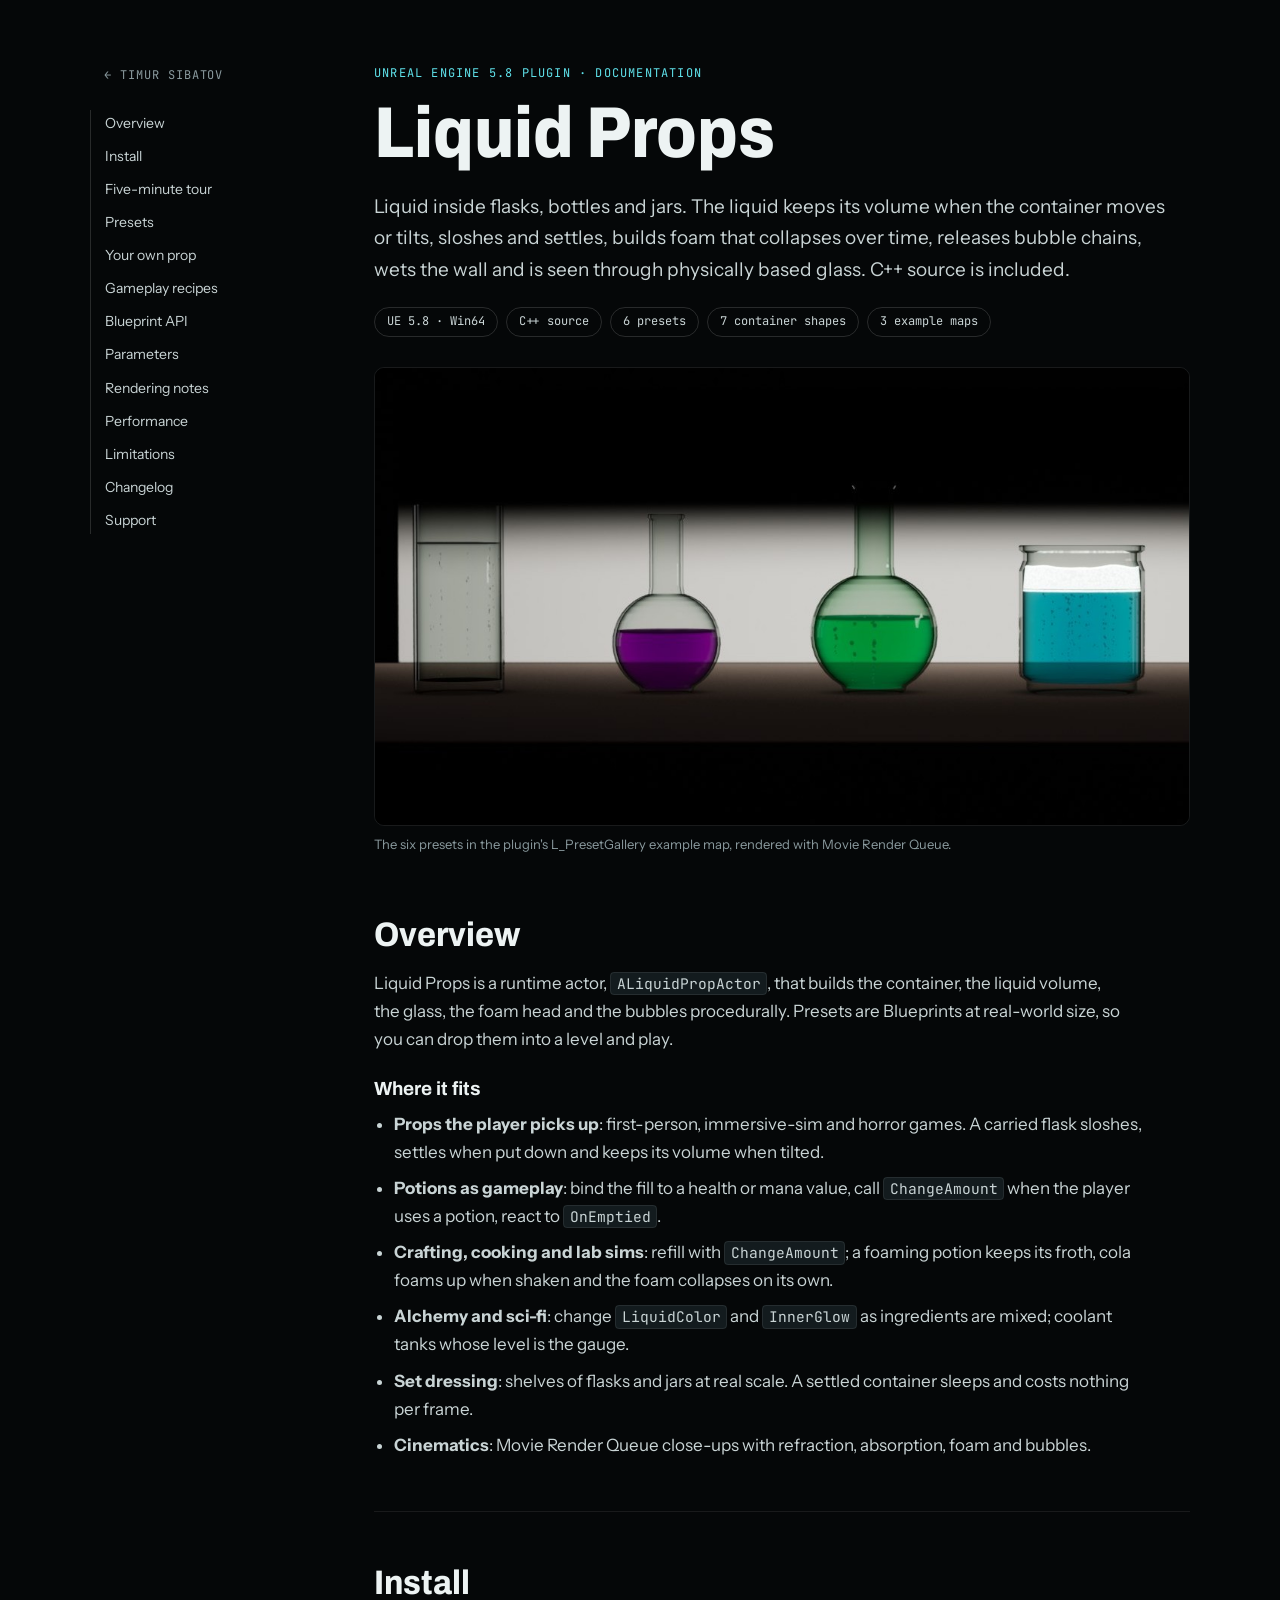
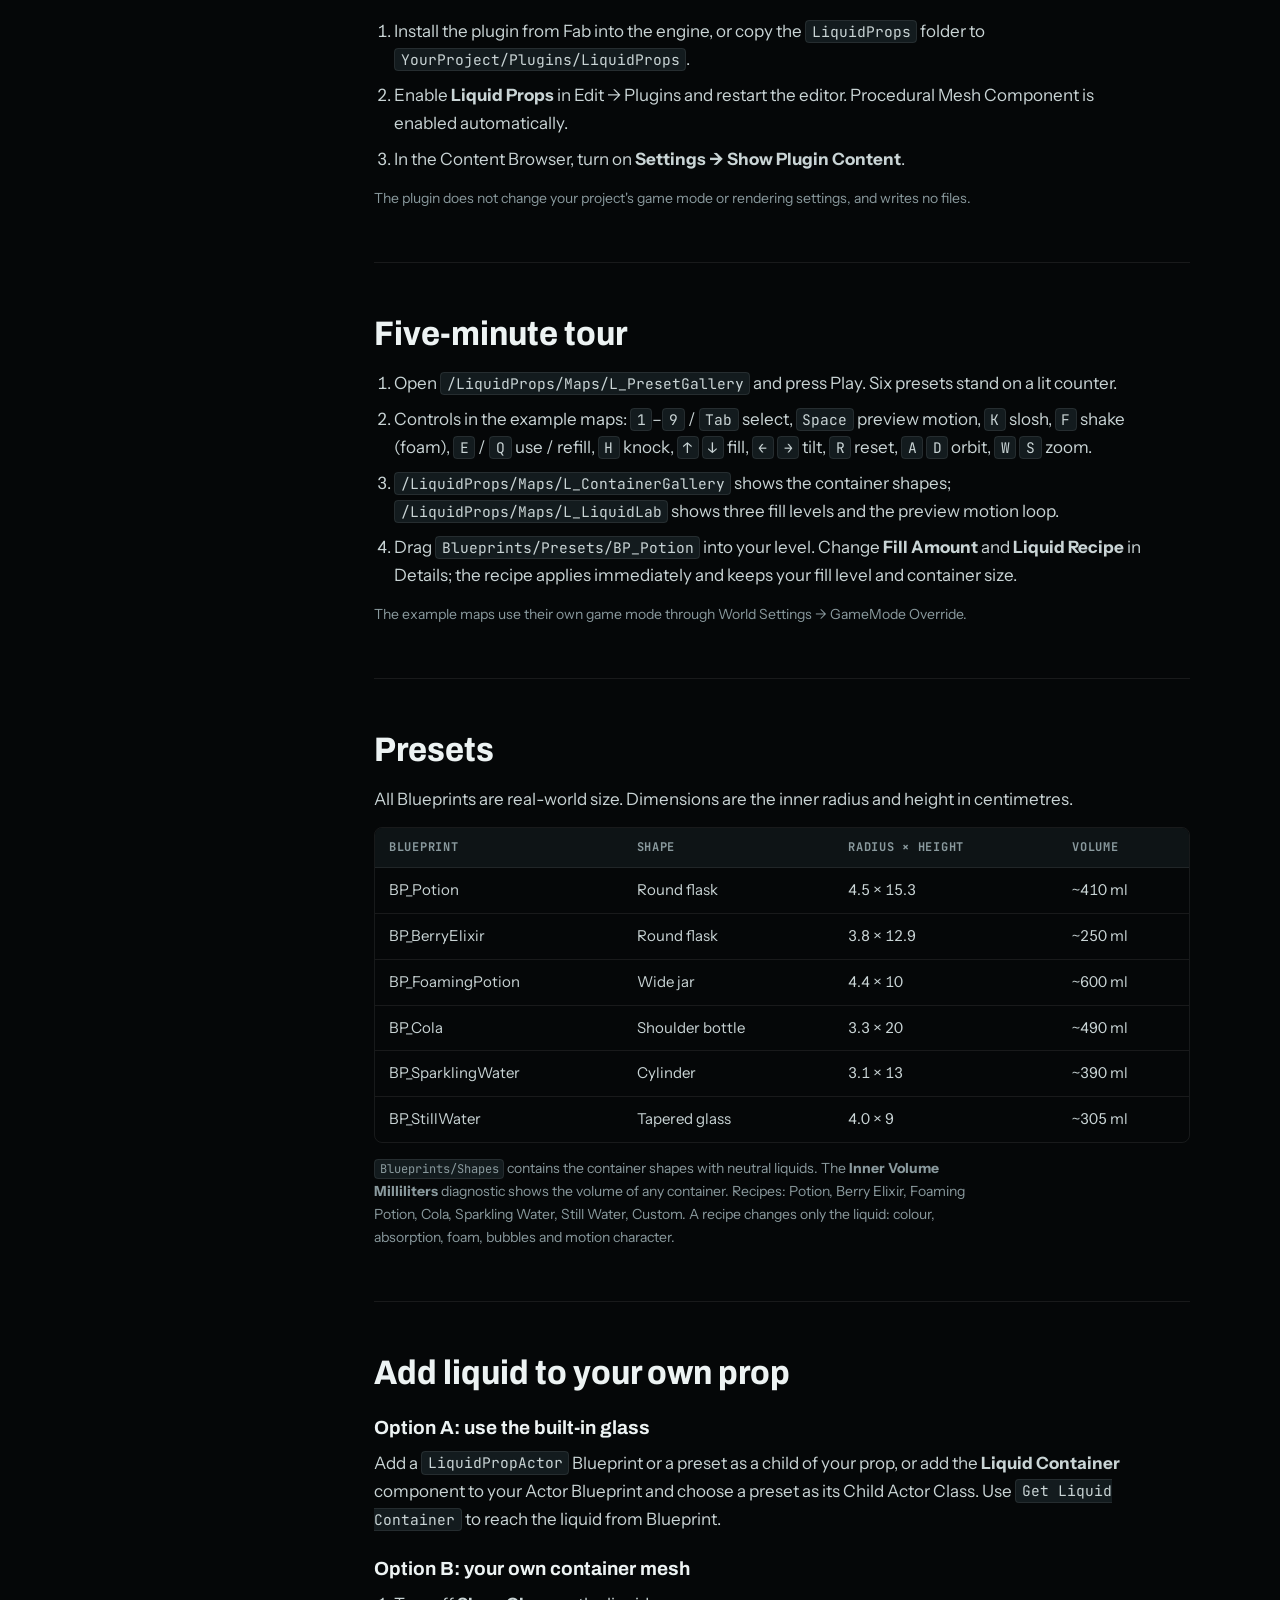
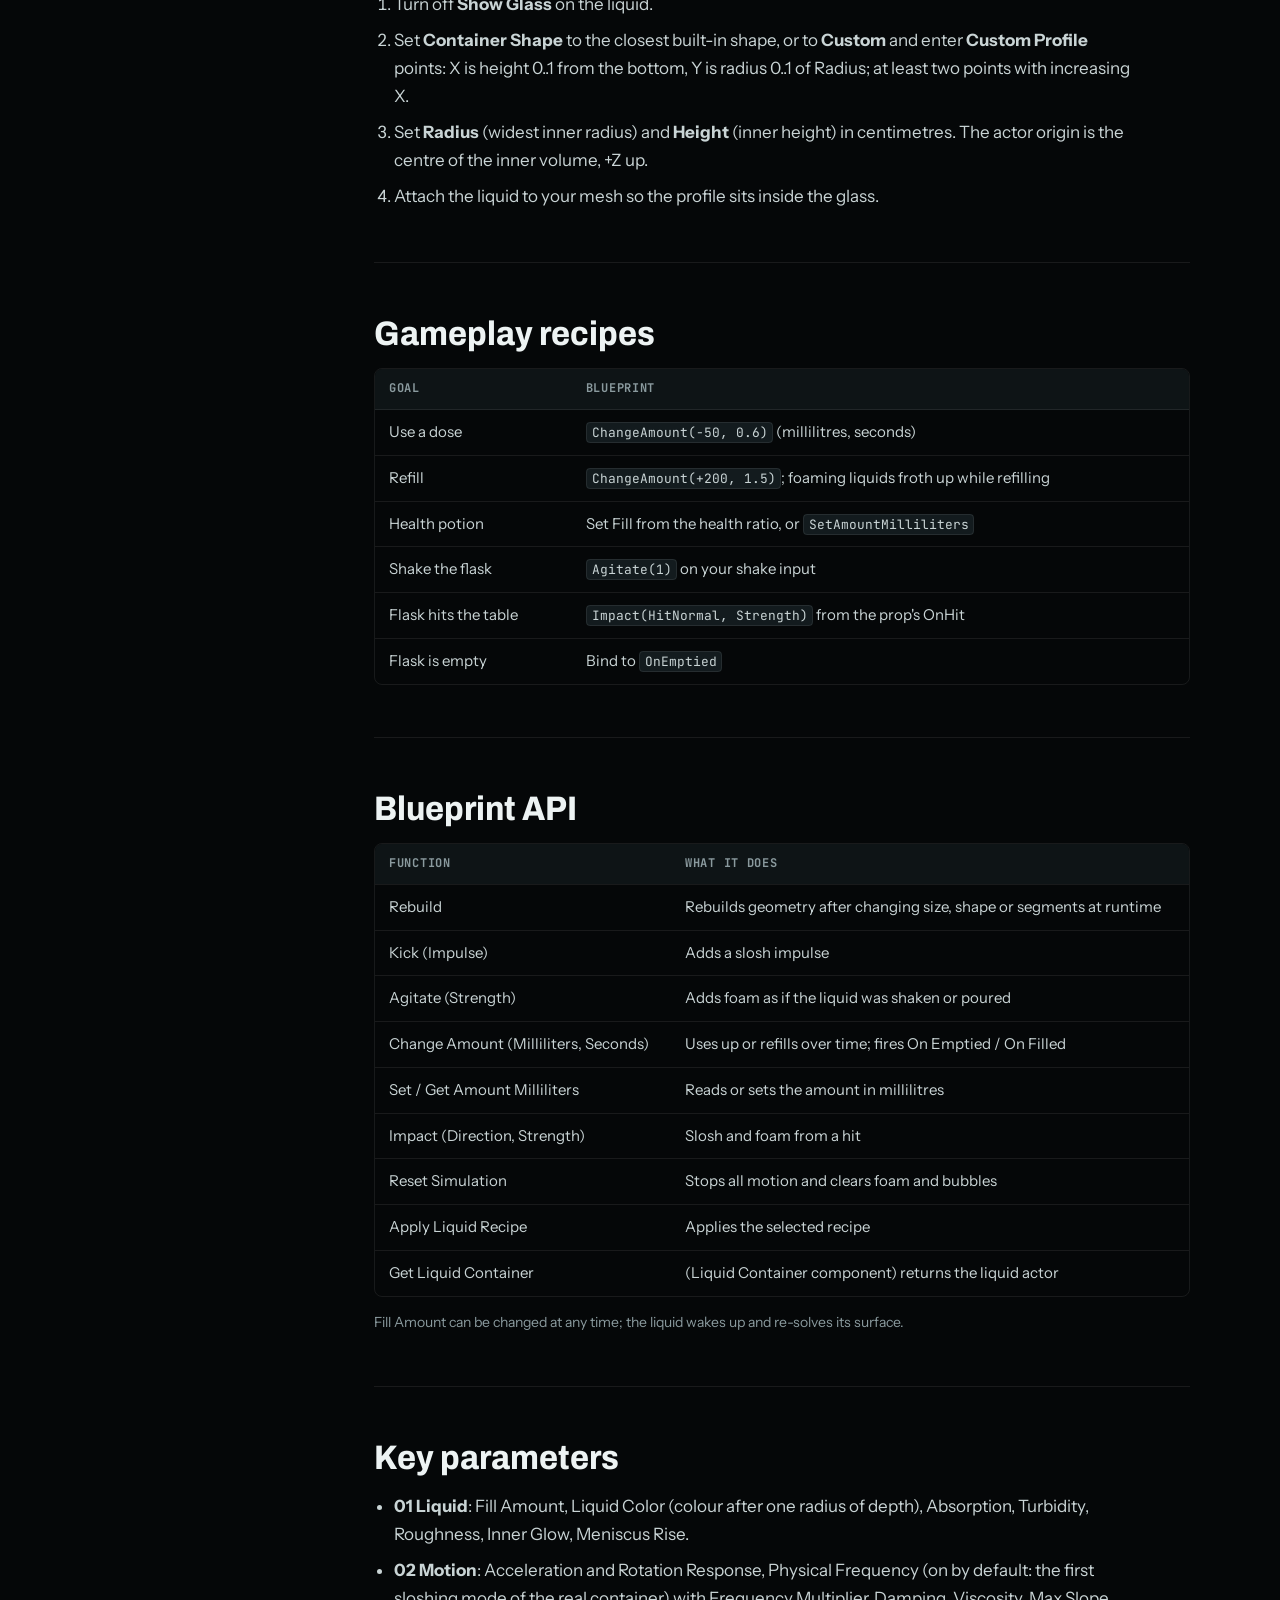
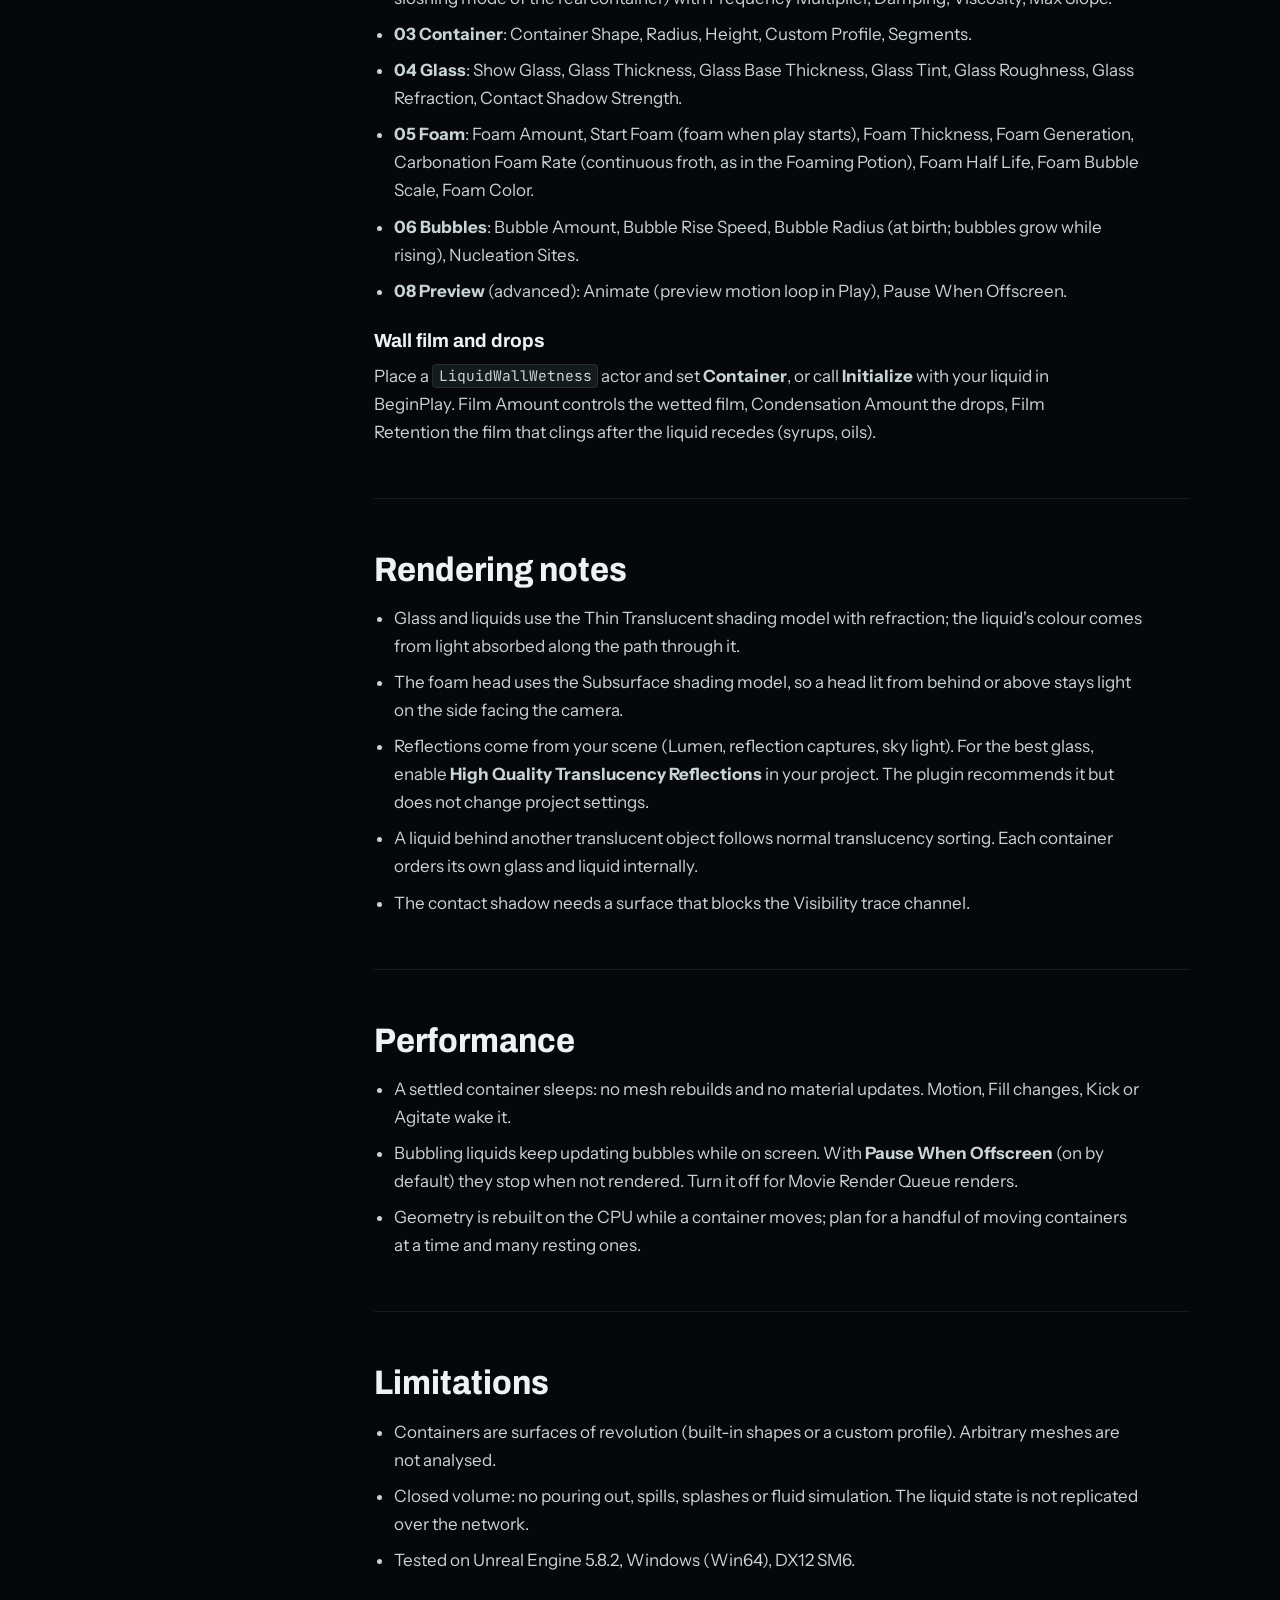
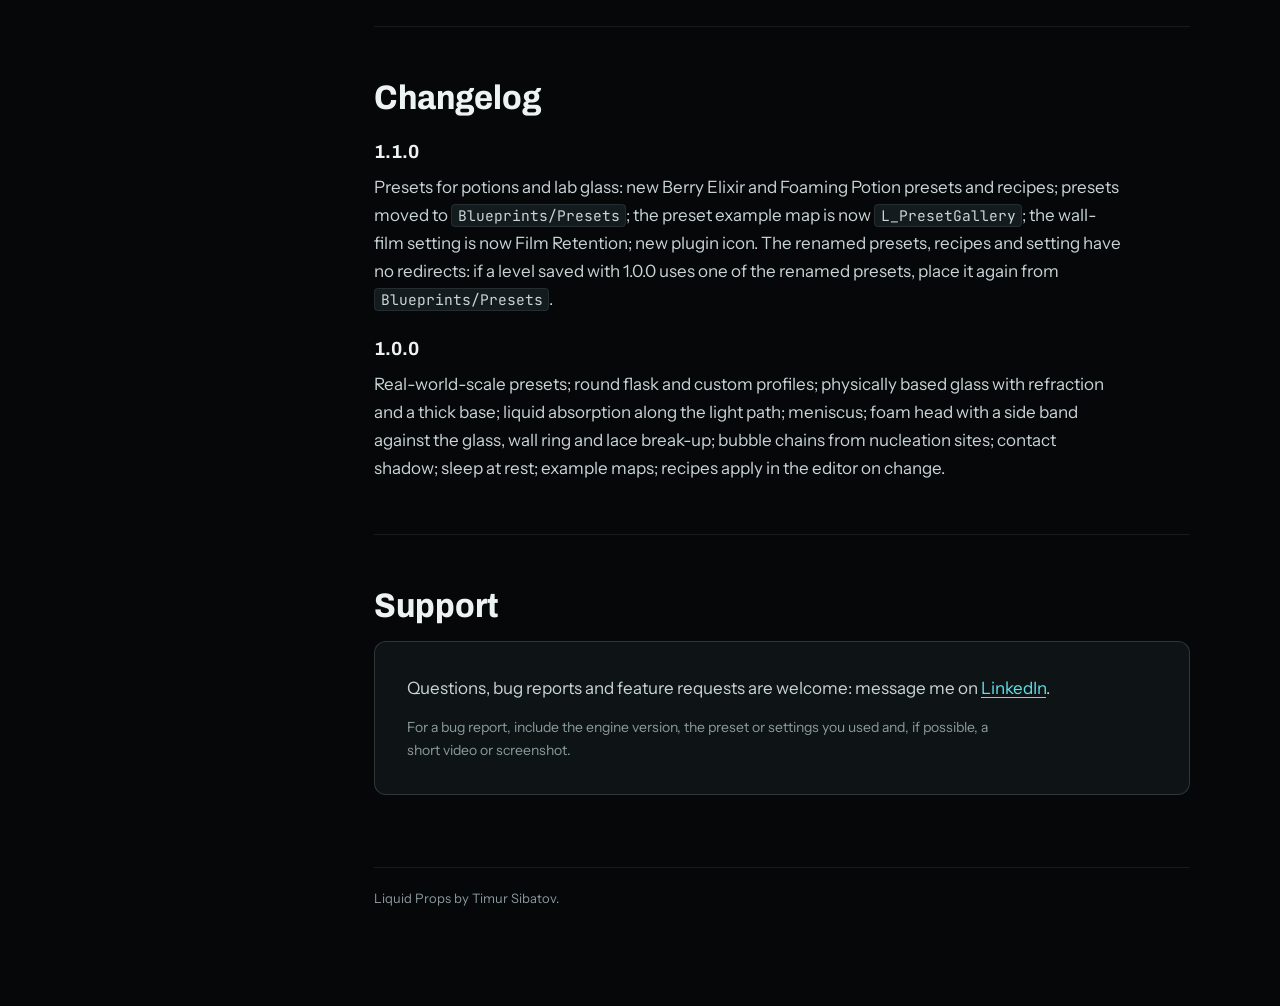
<file: liquid-props/index.html>
<!doctype html>
<html lang="en">
<head>
<meta charset="utf-8">
<meta name="viewport" content="width=device-width, initial-scale=1, viewport-fit=cover">
<title>Liquid Props · Documentation</title>
<meta name="description" content="Documentation and support for Liquid Props, a real-time liquid plugin for flasks, bottles and jars in Unreal Engine 5.8.">
<meta name="theme-color" content="#050708">
<link rel="preconnect" href="https://fonts.googleapis.com">
<link rel="preconnect" href="https://fonts.gstatic.com" crossorigin>
<link href="https://fonts.googleapis.com/css2?family=Archivo:wdth,wght@62..125,400..900&family=Instrument+Sans:wght@400;500;600&family=JetBrains+Mono:wght@400;500&display=swap" rel="stylesheet">
<style>
:root{
  --bg:#050708; --surface:#0E1416; --surface-2:#131B1E;
  --ink:#EDF3F3; --ink-2:#C9D4D5; --muted:#8A9A9E; --rule:rgba(255,255,255,.08); --rule-2:rgba(255,255,255,.14);
  --accent:#5FE1EA; --metric:#F2A65E;
  --display:"Archivo","Arial Narrow",Impact,sans-serif;
  --body:"Instrument Sans","Segoe UI",system-ui,sans-serif;
  --mono:"JetBrains Mono",ui-monospace,Consolas,monospace;
  --gutter:clamp(16px,4vw,40px);
  color-scheme:dark;
}
*,*::before,*::after{box-sizing:border-box}
html{scroll-behavior:smooth;scroll-padding-top:24px;background:var(--bg)}
body{margin:0;background:var(--bg);color:var(--ink);font-family:var(--body);font-size:17px;line-height:1.65;-webkit-font-smoothing:antialiased}
img{display:block;max-width:100%;height:auto}
a{color:var(--accent);text-underline-offset:3px}
h1,h2,h3{font-family:var(--display);margin:0;text-wrap:balance;line-height:1.1}
p{margin:0}
code,kbd{font-family:var(--mono);font-size:.86em;background:var(--surface-2);border:1px solid var(--rule);border-radius:4px;padding:.08em .38em}
.page{display:grid;grid-template-columns:220px minmax(0,1fr);gap:clamp(24px,5vw,72px);max-width:1180px;margin:0 auto;padding:clamp(28px,5vw,64px) var(--gutter) 96px}
nav.toc{position:sticky;top:24px;align-self:start;font-size:14px}
nav.toc .home{display:block;font-family:var(--mono);font-size:12px;letter-spacing:.08em;text-transform:uppercase;color:var(--muted);text-decoration:none;margin-bottom:22px}
nav.toc ol{list-style:none;margin:0;padding:0;display:grid;gap:6px;border-left:1px solid var(--rule-2)}
nav.toc a{display:block;padding:2px 0 2px 14px;color:var(--ink-2);text-decoration:none}
nav.toc a:hover{color:var(--accent)}
main{min-width:0}
.eyebrow{font-family:var(--mono);font-size:12px;letter-spacing:.1em;text-transform:uppercase;color:var(--accent)}
h1{font-size:clamp(40px,6vw,72px);font-weight:800;font-stretch:88%;margin:10px 0 18px}
.lede{font-size:19px;color:var(--ink-2);max-width:62ch}
.facts{display:flex;flex-wrap:wrap;gap:8px;margin:22px 0 30px;padding:0;list-style:none}
.facts li{font-family:var(--mono);font-size:12px;color:var(--ink-2);border:1px solid var(--rule-2);border-radius:999px;padding:4px 12px}
figure{margin:0 0 8px}
figure img{border-radius:10px;border:1px solid var(--rule)}
figcaption{font-size:13px;color:var(--muted);margin-top:8px}
section{padding-top:52px}
section+section{border-top:1px solid var(--rule);margin-top:52px}
h2{font-size:clamp(26px,3vw,34px);font-weight:750;font-stretch:92%;margin-bottom:16px}
h3{font-size:19px;font-weight:700;margin:26px 0 10px}
section p,section li{color:var(--ink-2);max-width:68ch}
section p+p{margin-top:12px}
ul.list,ol.list{padding-left:1.2em;margin:10px 0 0;display:grid;gap:8px}
.table{overflow-x:auto;margin-top:14px;border:1px solid var(--rule);border-radius:8px}
table{border-collapse:collapse;width:100%;font-size:15px;min-width:520px}
th,td{text-align:left;padding:10px 14px;border-bottom:1px solid var(--rule);vertical-align:top}
th{font-family:var(--mono);font-size:12px;letter-spacing:.06em;text-transform:uppercase;color:var(--muted);background:var(--surface)}
tr:last-child td{border-bottom:0}
td{font-variant-numeric:tabular-nums;color:var(--ink-2)}
.support{background:var(--surface);border:1px solid var(--rule-2);border-radius:12px;padding:clamp(20px,3vw,32px);margin-top:8px}
.support ul{margin-top:12px}
.note{font-size:14px;color:var(--muted);margin-top:14px}
footer{margin-top:72px;padding-top:20px;border-top:1px solid var(--rule);font-size:13px;color:var(--muted)}
@media (max-width:820px){
  .page{grid-template-columns:minmax(0,1fr)}
  nav.toc{position:static}
  nav.toc ol{grid-template-columns:repeat(2,minmax(0,1fr));border-left:0}
  nav.toc a{padding-left:0}
}
</style>
</head>
<body>
<div class="page">
  <nav class="toc" aria-label="Contents">
    <a class="home" href="../#liquids">← Timur Sibatov</a>
    <ol>
      <li><a href="#overview">Overview</a></li>
      <li><a href="#install">Install</a></li>
      <li><a href="#tour">Five-minute tour</a></li>
      <li><a href="#presets">Presets</a></li>
      <li><a href="#own-prop">Your own prop</a></li>
      <li><a href="#gameplay">Gameplay recipes</a></li>
      <li><a href="#api">Blueprint API</a></li>
      <li><a href="#parameters">Parameters</a></li>
      <li><a href="#rendering">Rendering notes</a></li>
      <li><a href="#performance">Performance</a></li>
      <li><a href="#limitations">Limitations</a></li>
      <li><a href="#changelog">Changelog</a></li>
      <li><a href="#support">Support</a></li>
    </ol>
  </nav>
  <main>
    <p class="eyebrow">Unreal Engine 5.8 plugin · Documentation</p>
    <h1>Liquid Props</h1>
    <p class="lede">Liquid inside flasks, bottles and jars. The liquid keeps its volume when the container moves or tilts, sloshes and settles, builds foam that collapses over time, releases bubble chains, wets the wall and is seen through physically based glass. C++ source is included.</p>
    <ul class="facts"><li>UE 5.8 · Win64</li><li>C++ source</li><li>6 presets</li><li>7 container shapes</li><li>3 example maps</li></ul>
    <figure>
      <img src="../assets/img/liquid-presets-v11.jpg" alt="Four containers on a backlit studio counter: sparkling water, a violet berry elixir in a small round flask, a glowing green potion and a foaming turquoise potion in a wide jar" width="1080" height="607">
      <figcaption>The six presets in the plugin's L_PresetGallery example map, rendered with Movie Render Queue.</figcaption>
    </figure>

    <section id="overview">
      <h2>Overview</h2>
      <p>Liquid Props is a runtime actor, <code>ALiquidPropActor</code>, that builds the container, the liquid volume, the glass, the foam head and the bubbles procedurally. Presets are Blueprints at real-world size, so you can drop them into a level and play.</p>
      <h3>Where it fits</h3>
      <ul class="list">
        <li><strong>Props the player picks up</strong>: first-person, immersive-sim and horror games. A carried flask sloshes, settles when put down and keeps its volume when tilted.</li>
        <li><strong>Potions as gameplay</strong>: bind the fill to a health or mana value, call <code>ChangeAmount</code> when the player uses a potion, react to <code>OnEmptied</code>.</li>
        <li><strong>Crafting, cooking and lab sims</strong>: refill with <code>ChangeAmount</code>; a foaming potion keeps its froth, cola foams up when shaken and the foam collapses on its own.</li>
        <li><strong>Alchemy and sci-fi</strong>: change <code>LiquidColor</code> and <code>InnerGlow</code> as ingredients are mixed; coolant tanks whose level is the gauge.</li>
        <li><strong>Set dressing</strong>: shelves of flasks and jars at real scale. A settled container sleeps and costs nothing per frame.</li>
        <li><strong>Cinematics</strong>: Movie Render Queue close-ups with refraction, absorption, foam and bubbles.</li>
      </ul>
    </section>

    <section id="install">
      <h2>Install</h2>
      <ol class="list">
        <li>Install the plugin from Fab into the engine, or copy the <code>LiquidProps</code> folder to <code>YourProject/Plugins/LiquidProps</code>.</li>
        <li>Enable <strong>Liquid Props</strong> in Edit → Plugins and restart the editor. Procedural Mesh Component is enabled automatically.</li>
        <li>In the Content Browser, turn on <strong>Settings → Show Plugin Content</strong>.</li>
      </ol>
      <p class="note">The plugin does not change your project's game mode or rendering settings, and writes no files.</p>
    </section>

    <section id="tour">
      <h2>Five-minute tour</h2>
      <ol class="list">
        <li>Open <code>/LiquidProps/Maps/L_PresetGallery</code> and press Play. Six presets stand on a lit counter.</li>
        <li>Controls in the example maps: <kbd>1</kbd>–<kbd>9</kbd> / <kbd>Tab</kbd> select, <kbd>Space</kbd> preview motion, <kbd>K</kbd> slosh, <kbd>F</kbd> shake (foam), <kbd>E</kbd> / <kbd>Q</kbd> use / refill, <kbd>H</kbd> knock, <kbd>↑</kbd> <kbd>↓</kbd> fill, <kbd>←</kbd> <kbd>→</kbd> tilt, <kbd>R</kbd> reset, <kbd>A</kbd> <kbd>D</kbd> orbit, <kbd>W</kbd> <kbd>S</kbd> zoom.</li>
        <li><code>/LiquidProps/Maps/L_ContainerGallery</code> shows the container shapes; <code>/LiquidProps/Maps/L_LiquidLab</code> shows three fill levels and the preview motion loop.</li>
        <li>Drag <code>Blueprints/Presets/BP_Potion</code> into your level. Change <strong>Fill Amount</strong> and <strong>Liquid Recipe</strong> in Details; the recipe applies immediately and keeps your fill level and container size.</li>
      </ol>
      <p class="note">The example maps use their own game mode through World Settings → GameMode Override.</p>
    </section>

    <section id="presets">
      <h2>Presets</h2>
      <p>All Blueprints are real-world size. Dimensions are the inner radius and height in centimetres.</p>
      <div class="table"><table>
        <thead><tr><th>Blueprint</th><th>Shape</th><th>Radius × height</th><th>Volume</th></tr></thead>
        <tbody>
          <tr><td>BP_Potion</td><td>Round flask</td><td>4.5 × 15.3</td><td>~410 ml</td></tr>
          <tr><td>BP_BerryElixir</td><td>Round flask</td><td>3.8 × 12.9</td><td>~250 ml</td></tr>
          <tr><td>BP_FoamingPotion</td><td>Wide jar</td><td>4.4 × 10</td><td>~600 ml</td></tr>
          <tr><td>BP_Cola</td><td>Shoulder bottle</td><td>3.3 × 20</td><td>~490 ml</td></tr>
          <tr><td>BP_SparklingWater</td><td>Cylinder</td><td>3.1 × 13</td><td>~390 ml</td></tr>
          <tr><td>BP_StillWater</td><td>Tapered glass</td><td>4.0 × 9</td><td>~305 ml</td></tr>
        </tbody>
      </table></div>
      <p class="note"><code>Blueprints/Shapes</code> contains the container shapes with neutral liquids. The <strong>Inner Volume Milliliters</strong> diagnostic shows the volume of any container. Recipes: Potion, Berry Elixir, Foaming Potion, Cola, Sparkling Water, Still Water, Custom. A recipe changes only the liquid: colour, absorption, foam, bubbles and motion character.</p>
    </section>

    <section id="own-prop">
      <h2>Add liquid to your own prop</h2>
      <h3>Option A: use the built-in glass</h3>
      <p>Add a <code>LiquidPropActor</code> Blueprint or a preset as a child of your prop, or add the <strong>Liquid Container</strong> component to your Actor Blueprint and choose a preset as its Child Actor Class. Use <code>Get Liquid Container</code> to reach the liquid from Blueprint.</p>
      <h3>Option B: your own container mesh</h3>
      <ol class="list">
        <li>Turn off <strong>Show Glass</strong> on the liquid.</li>
        <li>Set <strong>Container Shape</strong> to the closest built-in shape, or to <strong>Custom</strong> and enter <strong>Custom Profile</strong> points: X is height 0..1 from the bottom, Y is radius 0..1 of Radius; at least two points with increasing X.</li>
        <li>Set <strong>Radius</strong> (widest inner radius) and <strong>Height</strong> (inner height) in centimetres. The actor origin is the centre of the inner volume, +Z up.</li>
        <li>Attach the liquid to your mesh so the profile sits inside the glass.</li>
      </ol>
    </section>

    <section id="gameplay">
      <h2>Gameplay recipes</h2>
      <div class="table"><table>
        <thead><tr><th>Goal</th><th>Blueprint</th></tr></thead>
        <tbody>
          <tr><td>Use a dose</td><td><code>ChangeAmount(-50, 0.6)</code> (millilitres, seconds)</td></tr>
          <tr><td>Refill</td><td><code>ChangeAmount(+200, 1.5)</code>; foaming liquids froth up while refilling</td></tr>
          <tr><td>Health potion</td><td>Set Fill from the health ratio, or <code>SetAmountMilliliters</code></td></tr>
          <tr><td>Shake the flask</td><td><code>Agitate(1)</code> on your shake input</td></tr>
          <tr><td>Flask hits the table</td><td><code>Impact(HitNormal, Strength)</code> from the prop's OnHit</td></tr>
          <tr><td>Flask is empty</td><td>Bind to <code>OnEmptied</code></td></tr>
        </tbody>
      </table></div>
    </section>

    <section id="api">
      <h2>Blueprint API</h2>
      <div class="table"><table>
        <thead><tr><th>Function</th><th>What it does</th></tr></thead>
        <tbody>
          <tr><td>Rebuild</td><td>Rebuilds geometry after changing size, shape or segments at runtime</td></tr>
          <tr><td>Kick (Impulse)</td><td>Adds a slosh impulse</td></tr>
          <tr><td>Agitate (Strength)</td><td>Adds foam as if the liquid was shaken or poured</td></tr>
          <tr><td>Change Amount (Milliliters, Seconds)</td><td>Uses up or refills over time; fires On Emptied / On Filled</td></tr>
          <tr><td>Set / Get Amount Milliliters</td><td>Reads or sets the amount in millilitres</td></tr>
          <tr><td>Impact (Direction, Strength)</td><td>Slosh and foam from a hit</td></tr>
          <tr><td>Reset Simulation</td><td>Stops all motion and clears foam and bubbles</td></tr>
          <tr><td>Apply Liquid Recipe</td><td>Applies the selected recipe</td></tr>
          <tr><td>Get Liquid Container</td><td>(Liquid Container component) returns the liquid actor</td></tr>
        </tbody>
      </table></div>
      <p class="note">Fill Amount can be changed at any time; the liquid wakes up and re-solves its surface.</p>
    </section>

    <section id="parameters">
      <h2>Key parameters</h2>
      <ul class="list">
        <li><strong>01 Liquid</strong>: Fill Amount, Liquid Color (colour after one radius of depth), Absorption, Turbidity, Roughness, Inner Glow, Meniscus Rise.</li>
        <li><strong>02 Motion</strong>: Acceleration and Rotation Response, Physical Frequency (on by default: the first sloshing mode of the real container) with Frequency Multiplier, Damping, Viscosity, Max Slope.</li>
        <li><strong>03 Container</strong>: Container Shape, Radius, Height, Custom Profile, Segments.</li>
        <li><strong>04 Glass</strong>: Show Glass, Glass Thickness, Glass Base Thickness, Glass Tint, Glass Roughness, Glass Refraction, Contact Shadow Strength.</li>
        <li><strong>05 Foam</strong>: Foam Amount, Start Foam (foam when play starts), Foam Thickness, Foam Generation, Carbonation Foam Rate (continuous froth, as in the Foaming Potion), Foam Half Life, Foam Bubble Scale, Foam Color.</li>
        <li><strong>06 Bubbles</strong>: Bubble Amount, Bubble Rise Speed, Bubble Radius (at birth; bubbles grow while rising), Nucleation Sites.</li>
        <li><strong>08 Preview</strong> (advanced): Animate (preview motion loop in Play), Pause When Offscreen.</li>
      </ul>
      <h3>Wall film and drops</h3>
      <p>Place a <code>LiquidWallWetness</code> actor and set <strong>Container</strong>, or call <strong>Initialize</strong> with your liquid in BeginPlay. Film Amount controls the wetted film, Condensation Amount the drops, Film Retention the film that clings after the liquid recedes (syrups, oils).</p>
    </section>

    <section id="rendering">
      <h2>Rendering notes</h2>
      <ul class="list">
        <li>Glass and liquids use the Thin Translucent shading model with refraction; the liquid's colour comes from light absorbed along the path through it.</li>
        <li>The foam head uses the Subsurface shading model, so a head lit from behind or above stays light on the side facing the camera.</li>
        <li>Reflections come from your scene (Lumen, reflection captures, sky light). For the best glass, enable <strong>High Quality Translucency Reflections</strong> in your project. The plugin recommends it but does not change project settings.</li>
        <li>A liquid behind another translucent object follows normal translucency sorting. Each container orders its own glass and liquid internally.</li>
        <li>The contact shadow needs a surface that blocks the Visibility trace channel.</li>
      </ul>
    </section>

    <section id="performance">
      <h2>Performance</h2>
      <ul class="list">
        <li>A settled container sleeps: no mesh rebuilds and no material updates. Motion, Fill changes, Kick or Agitate wake it.</li>
        <li>Bubbling liquids keep updating bubbles while on screen. With <strong>Pause When Offscreen</strong> (on by default) they stop when not rendered. Turn it off for Movie Render Queue renders.</li>
        <li>Geometry is rebuilt on the CPU while a container moves; plan for a handful of moving containers at a time and many resting ones.</li>
      </ul>
    </section>

    <section id="limitations">
      <h2>Limitations</h2>
      <ul class="list">
        <li>Containers are surfaces of revolution (built-in shapes or a custom profile). Arbitrary meshes are not analysed.</li>
        <li>Closed volume: no pouring out, spills, splashes or fluid simulation. The liquid state is not replicated over the network.</li>
        <li>Tested on Unreal Engine 5.8.2, Windows (Win64), DX12 SM6.</li>
      </ul>
    </section>

    <section id="changelog">
      <h2>Changelog</h2>
      <h3>1.1.0</h3>
      <p>Presets for potions and lab glass: new Berry Elixir and Foaming Potion presets and recipes; presets moved to <code>Blueprints/Presets</code>; the preset example map is now <code>L_PresetGallery</code>; the wall-film setting is now Film Retention; new plugin icon. The renamed presets, recipes and setting have no redirects: if a level saved with 1.0.0 uses one of the renamed presets, place it again from <code>Blueprints/Presets</code>.</p>
      <h3>1.0.0</h3>
      <p>Real-world-scale presets; round flask and custom profiles; physically based glass with refraction and a thick base; liquid absorption along the light path; meniscus; foam head with a side band against the glass, wall ring and lace break-up; bubble chains from nucleation sites; contact shadow; sleep at rest; example maps; recipes apply in the editor on change.</p>
    </section>

    <section id="support">
      <h2>Support</h2>
      <div class="support">
        <p>Questions, bug reports and feature requests are welcome: message me on <a href="https://www.linkedin.com/in/timmysib/">LinkedIn</a>.</p>
        <p class="note">For a bug report, include the engine version, the preset or settings you used and, if possible, a short video or screenshot.</p>
      </div>
    </section>

    <footer>Liquid Props by Timur Sibatov.</footer>
  </main>
</div>
</body>
</html>
</file>
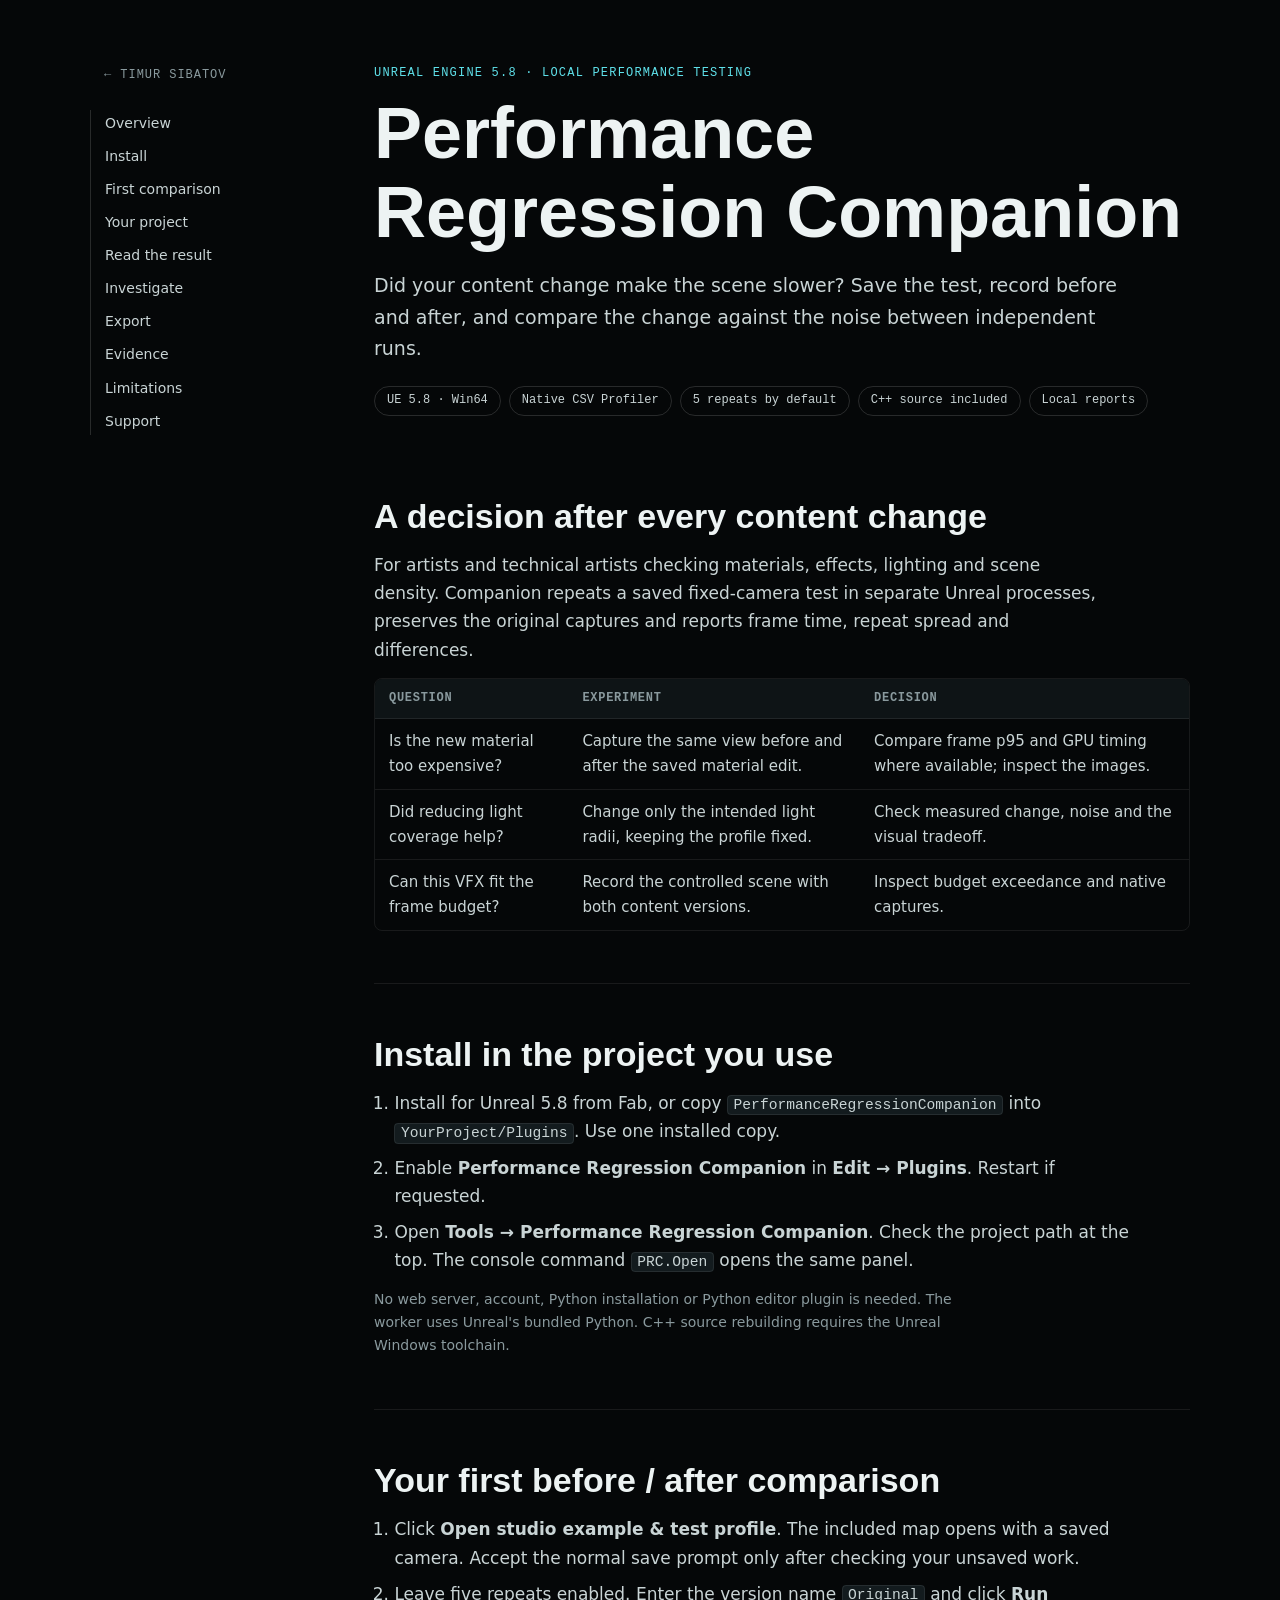
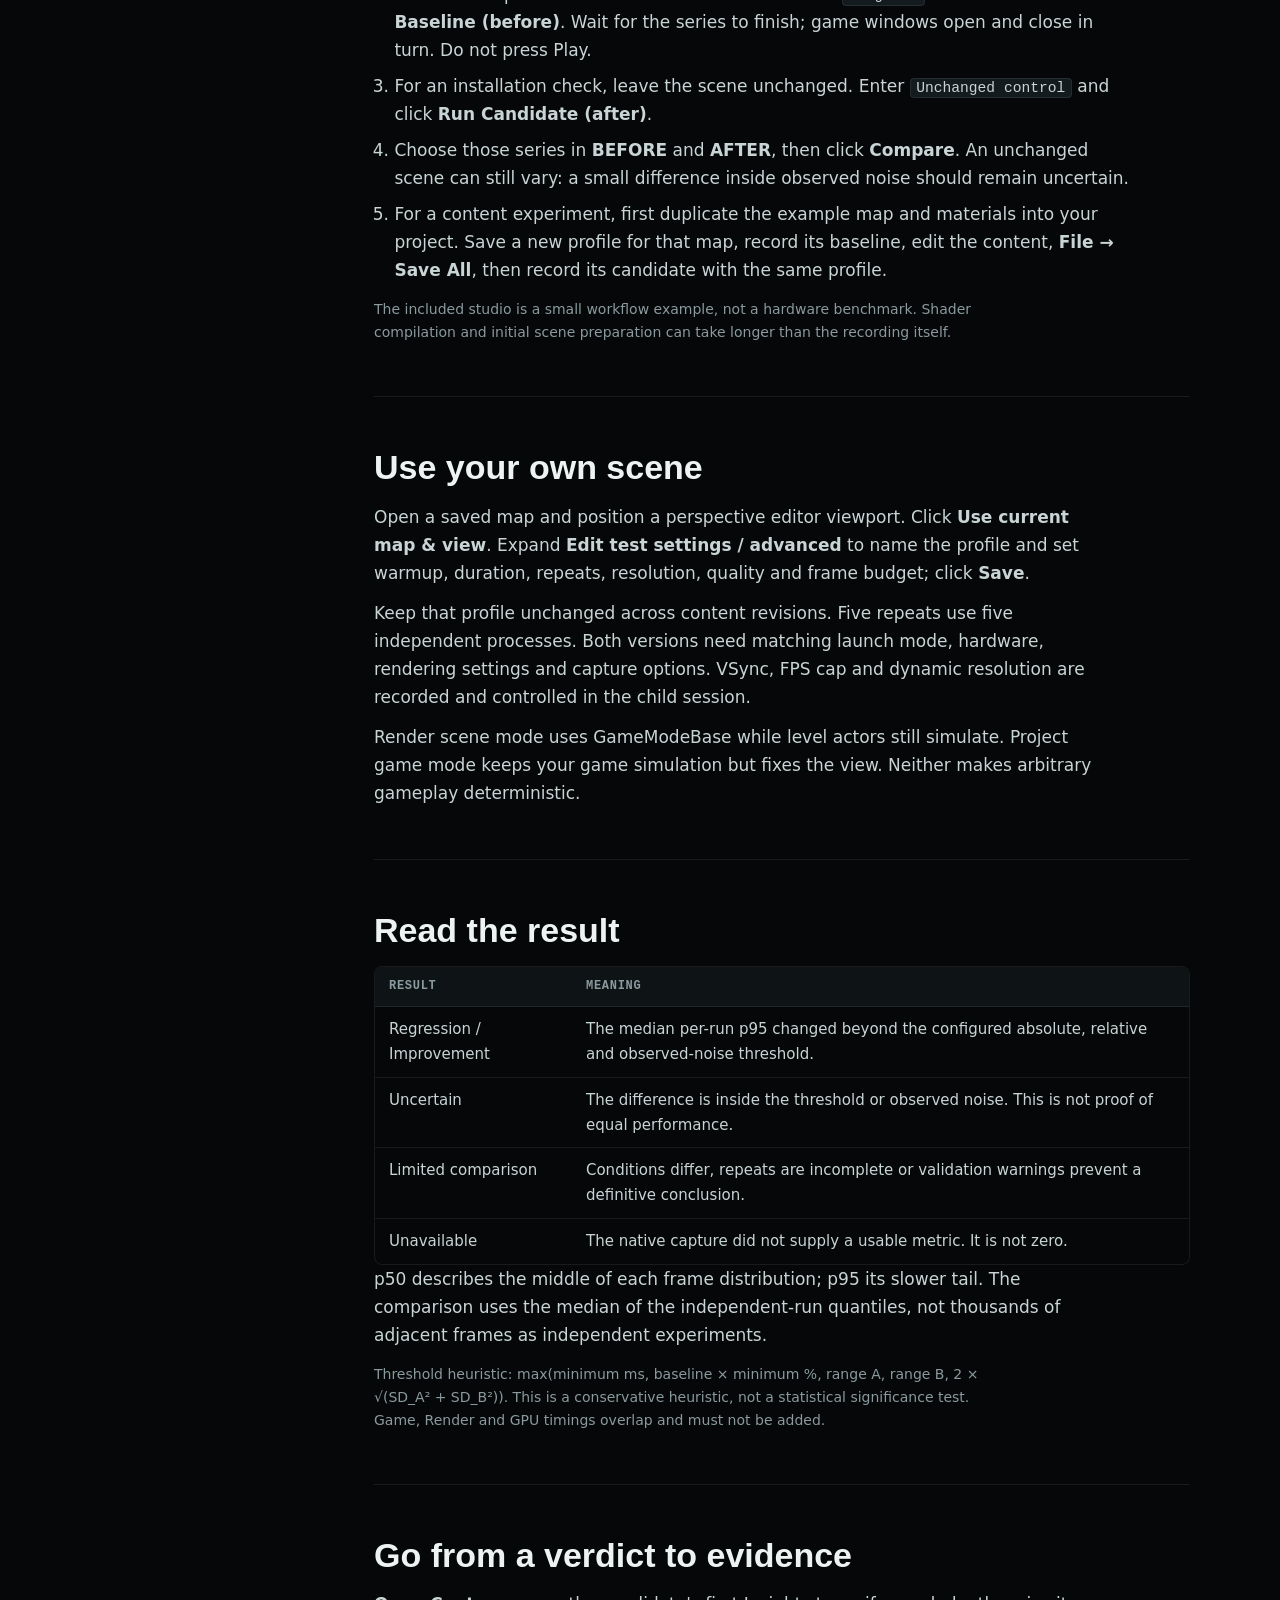
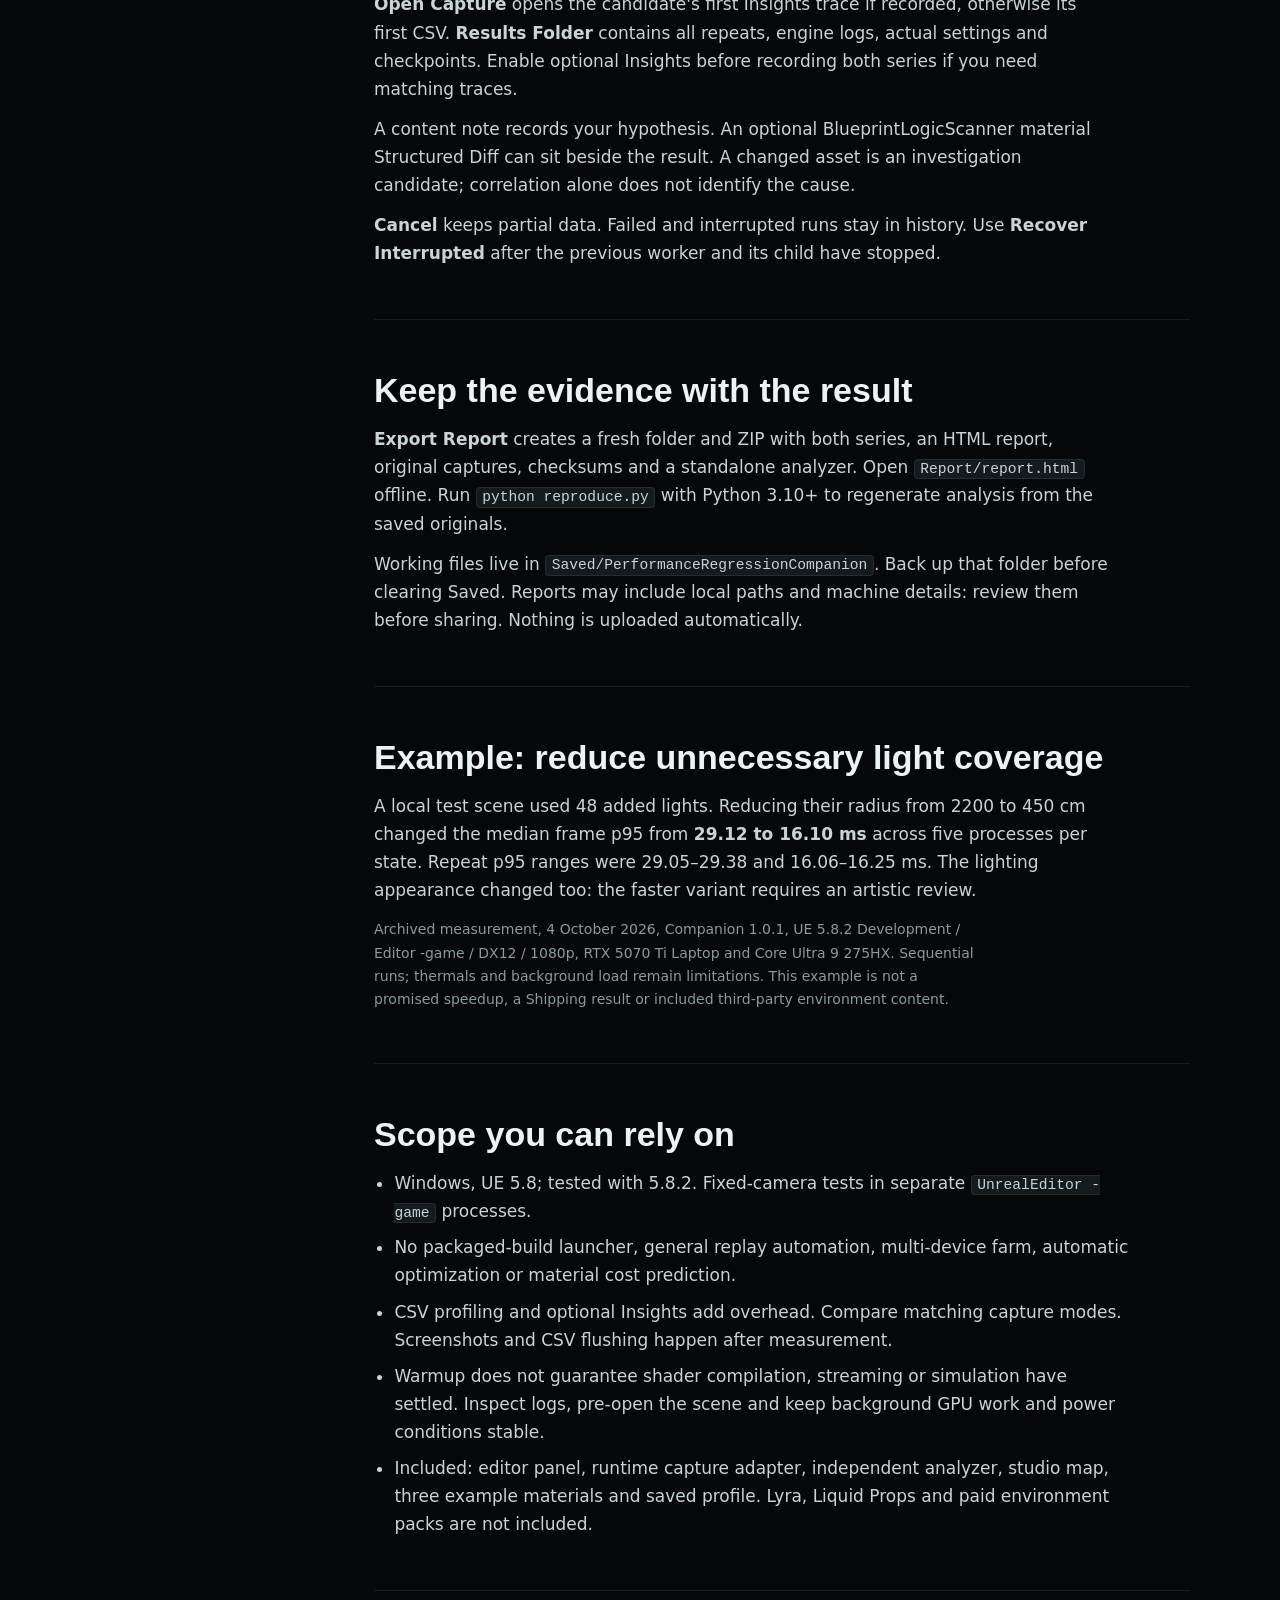
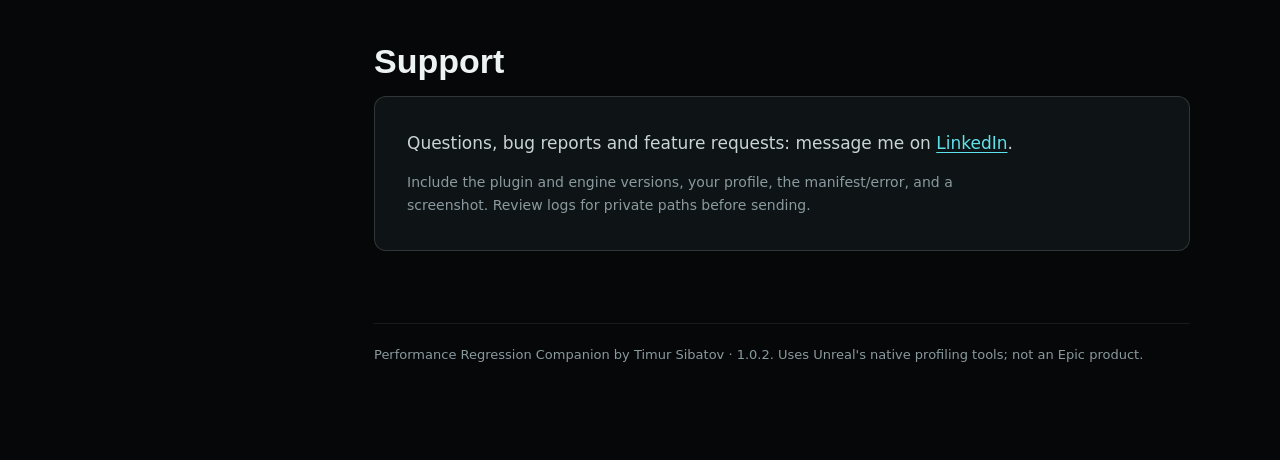
<file: performance-regression-companion/index.html>
<!doctype html><html lang="en"><head><meta charset="utf-8"><meta name="viewport" content="width=device-width,initial-scale=1"><title>Performance Regression Companion · Documentation</title><meta name="description" content="Repeatable before and after performance tests for Unreal content changes. Installation, examples, evidence and support."><style>
:root{
  --bg:#050708; --surface:#0E1416; --surface-2:#131B1E;
  --ink:#EDF3F3; --ink-2:#C9D4D5; --muted:#8A9A9E; --rule:rgba(255,255,255,.08); --rule-2:rgba(255,255,255,.14);
  --accent:#5FE1EA; --metric:#F2A65E;
  --display:"Archivo","Arial Narrow",Impact,sans-serif;
  --body:"Instrument Sans","Segoe UI",system-ui,sans-serif;
  --mono:"JetBrains Mono",ui-monospace,Consolas,monospace;
  --gutter:clamp(16px,4vw,40px);
  color-scheme:dark;
}
*,*::before,*::after{box-sizing:border-box}
html{scroll-behavior:smooth;scroll-padding-top:24px;background:var(--bg)}
body{margin:0;background:var(--bg);color:var(--ink);font-family:var(--body);font-size:17px;line-height:1.65;-webkit-font-smoothing:antialiased}
img{display:block;max-width:100%;height:auto}
a{color:var(--accent);text-underline-offset:3px}
h1,h2,h3{font-family:var(--display);margin:0;text-wrap:balance;line-height:1.1}
p{margin:0}
code,kbd{font-family:var(--mono);font-size:.86em;background:var(--surface-2);border:1px solid var(--rule);border-radius:4px;padding:.08em .38em}
.page{display:grid;grid-template-columns:220px minmax(0,1fr);gap:clamp(24px,5vw,72px);max-width:1180px;margin:0 auto;padding:clamp(28px,5vw,64px) var(--gutter) 96px}
nav.toc{position:sticky;top:24px;align-self:start;font-size:14px}
nav.toc .home{display:block;font-family:var(--mono);font-size:12px;letter-spacing:.08em;text-transform:uppercase;color:var(--muted);text-decoration:none;margin-bottom:22px}
nav.toc ol{list-style:none;margin:0;padding:0;display:grid;gap:6px;border-left:1px solid var(--rule-2)}
nav.toc a{display:block;padding:2px 0 2px 14px;color:var(--ink-2);text-decoration:none}
nav.toc a:hover{color:var(--accent)}
main{min-width:0}
.eyebrow{font-family:var(--mono);font-size:12px;letter-spacing:.1em;text-transform:uppercase;color:var(--accent)}
h1{font-size:clamp(40px,6vw,72px);font-weight:800;font-stretch:88%;margin:10px 0 18px}
.lede{font-size:19px;color:var(--ink-2);max-width:62ch}
.facts{display:flex;flex-wrap:wrap;gap:8px;margin:22px 0 30px;padding:0;list-style:none}
.facts li{font-family:var(--mono);font-size:12px;color:var(--ink-2);border:1px solid var(--rule-2);border-radius:999px;padding:4px 12px}
figure{margin:0 0 8px}
figure img{border-radius:10px;border:1px solid var(--rule)}
figcaption{font-size:13px;color:var(--muted);margin-top:8px}
section{padding-top:52px}
section+section{border-top:1px solid var(--rule);margin-top:52px}
h2{font-size:clamp(26px,3vw,34px);font-weight:750;font-stretch:92%;margin-bottom:16px}
h3{font-size:19px;font-weight:700;margin:26px 0 10px}
section p,section li{color:var(--ink-2);max-width:68ch}
section p+p{margin-top:12px}
ul.list,ol.list{padding-left:1.2em;margin:10px 0 0;display:grid;gap:8px}
.table{overflow-x:auto;margin-top:14px;border:1px solid var(--rule);border-radius:8px}
table{border-collapse:collapse;width:100%;font-size:15px;min-width:520px}
th,td{text-align:left;padding:10px 14px;border-bottom:1px solid var(--rule);vertical-align:top}
th{font-family:var(--mono);font-size:12px;letter-spacing:.06em;text-transform:uppercase;color:var(--muted);background:var(--surface)}
tr:last-child td{border-bottom:0}
td{font-variant-numeric:tabular-nums;color:var(--ink-2)}
.support{background:var(--surface);border:1px solid var(--rule-2);border-radius:12px;padding:clamp(20px,3vw,32px);margin-top:8px}
.support ul{margin-top:12px}
.note{font-size:14px;color:var(--muted);margin-top:14px}
footer{margin-top:72px;padding-top:20px;border-top:1px solid var(--rule);font-size:13px;color:var(--muted)}
@media (max-width:820px){
  .page{grid-template-columns:minmax(0,1fr)}
  nav.toc{position:static}
  nav.toc ol{grid-template-columns:repeat(2,minmax(0,1fr));border-left:0}
  nav.toc a{padding-left:0}
}
</style></head><body><div class="page"><nav class="toc" aria-label="Contents"><a class="home" href="../">← Timur Sibatov</a><ol><li><a href="#overview">Overview</a></li><li><a href="#install">Install</a></li><li><a href="#first-comparison">First comparison</a></li><li><a href="#your-project">Your project</a></li><li><a href="#read-the-result">Read the result</a></li><li><a href="#investigate">Investigate</a></li><li><a href="#export">Export</a></li><li><a href="#evidence">Evidence</a></li><li><a href="#limitations">Limitations</a></li><li><a href="#support">Support</a></li></ol></nav><main>
<p class="eyebrow">Unreal Engine 5.8 · Local performance testing</p><h1>Performance Regression Companion</h1><p class="lede">Did your content change make the scene slower? Save the test, record before and after, and compare the change against the noise between independent runs.</p>
<ul class="facts"><li>UE 5.8 · Win64</li><li>Native CSV Profiler</li><li>5 repeats by default</li><li>C++ source included</li><li>Local reports</li></ul>
<section id="overview"><h2>A decision after every content change</h2><p>For artists and technical artists checking materials, effects, lighting and scene density. Companion repeats a saved fixed-camera test in separate Unreal processes, preserves the original captures and reports frame time, repeat spread and differences.</p><div class="table"><table><tr><th>Question</th><th>Experiment</th><th>Decision</th></tr><tr><td>Is the new material too expensive?</td><td>Capture the same view before and after the saved material edit.</td><td>Compare frame p95 and GPU timing where available; inspect the images.</td></tr><tr><td>Did reducing light coverage help?</td><td>Change only the intended light radii, keeping the profile fixed.</td><td>Check measured change, noise and the visual tradeoff.</td></tr><tr><td>Can this VFX fit the frame budget?</td><td>Record the controlled scene with both content versions.</td><td>Inspect budget exceedance and native captures.</td></tr></table></div></section>
<section id="install"><h2>Install in the project you use</h2><ol class="list"><li>Install for Unreal 5.8 from Fab, or copy <code>PerformanceRegressionCompanion</code> into <code>YourProject/Plugins</code>. Use one installed copy.</li><li>Enable <strong>Performance Regression Companion</strong> in <strong>Edit → Plugins</strong>. Restart if requested.</li><li>Open <strong>Tools → Performance Regression Companion</strong>. Check the project path at the top. The console command <code>PRC.Open</code> opens the same panel.</li></ol><p class="note">No web server, account, Python installation or Python editor plugin is needed. The worker uses Unreal's bundled Python. C++ source rebuilding requires the Unreal Windows toolchain.</p></section>
<section id="first-comparison"><h2>Your first before / after comparison</h2><ol class="list"><li>Click <strong>Open studio example &amp; test profile</strong>. The included map opens with a saved camera. Accept the normal save prompt only after checking your unsaved work.</li><li>Leave five repeats enabled. Enter the version name <code>Original</code> and click <strong>Run Baseline (before)</strong>. Wait for the series to finish; game windows open and close in turn. Do not press Play.</li><li>For an installation check, leave the scene unchanged. Enter <code>Unchanged control</code> and click <strong>Run Candidate (after)</strong>.</li><li>Choose those series in <strong>BEFORE</strong> and <strong>AFTER</strong>, then click <strong>Compare</strong>. An unchanged scene can still vary: a small difference inside observed noise should remain uncertain.</li><li>For a content experiment, first duplicate the example map and materials into your project. Save a new profile for that map, record its baseline, edit the content, <strong>File → Save All</strong>, then record its candidate with the same profile.</li></ol><p class="note">The included studio is a small workflow example, not a hardware benchmark. Shader compilation and initial scene preparation can take longer than the recording itself.</p></section>
<section id="your-project"><h2>Use your own scene</h2><p>Open a saved map and position a perspective editor viewport. Click <strong>Use current map &amp; view</strong>. Expand <strong>Edit test settings / advanced</strong> to name the profile and set warmup, duration, repeats, resolution, quality and frame budget; click <strong>Save</strong>.</p><p>Keep that profile unchanged across content revisions. Five repeats use five independent processes. Both versions need matching launch mode, hardware, rendering settings and capture options. VSync, FPS cap and dynamic resolution are recorded and controlled in the child session.</p><p>Render scene mode uses GameModeBase while level actors still simulate. Project game mode keeps your game simulation but fixes the view. Neither makes arbitrary gameplay deterministic.</p></section>
<section id="read-the-result"><h2>Read the result</h2><div class="table"><table><tr><th>Result</th><th>Meaning</th></tr><tr><td>Regression / Improvement</td><td>The median per-run p95 changed beyond the configured absolute, relative and observed-noise threshold.</td></tr><tr><td>Uncertain</td><td>The difference is inside the threshold or observed noise. This is not proof of equal performance.</td></tr><tr><td>Limited comparison</td><td>Conditions differ, repeats are incomplete or validation warnings prevent a definitive conclusion.</td></tr><tr><td>Unavailable</td><td>The native capture did not supply a usable metric. It is not zero.</td></tr></table></div><p>p50 describes the middle of each frame distribution; p95 its slower tail. The comparison uses the median of the independent-run quantiles, not thousands of adjacent frames as independent experiments.</p><p class="note">Threshold heuristic: max(minimum ms, baseline × minimum %, range A, range B, 2 × √(SD_A² + SD_B²)). This is a conservative heuristic, not a statistical significance test. Game, Render and GPU timings overlap and must not be added.</p></section>
<section id="investigate"><h2>Go from a verdict to evidence</h2><p><strong>Open Capture</strong> opens the candidate's first Insights trace if recorded, otherwise its first CSV. <strong>Results Folder</strong> contains all repeats, engine logs, actual settings and checkpoints. Enable optional Insights before recording both series if you need matching traces.</p><p>A content note records your hypothesis. An optional BlueprintLogicScanner material Structured Diff can sit beside the result. A changed asset is an investigation candidate; correlation alone does not identify the cause.</p><p><strong>Cancel</strong> keeps partial data. Failed and interrupted runs stay in history. Use <strong>Recover Interrupted</strong> after the previous worker and its child have stopped.</p></section>
<section id="export"><h2>Keep the evidence with the result</h2><p><strong>Export Report</strong> creates a fresh folder and ZIP with both series, an HTML report, original captures, checksums and a standalone analyzer. Open <code>Report/report.html</code> offline. Run <code>python reproduce.py</code> with Python 3.10+ to regenerate analysis from the saved originals.</p><p>Working files live in <code>Saved/PerformanceRegressionCompanion</code>. Back up that folder before clearing Saved. Reports may include local paths and machine details: review them before sharing. Nothing is uploaded automatically.</p></section>
<section id="evidence"><h2>Example: reduce unnecessary light coverage</h2><p>A local test scene used 48 added lights. Reducing their radius from 2200 to 450 cm changed the median frame p95 from <strong>29.12 to 16.10 ms</strong> across five processes per state. Repeat p95 ranges were 29.05–29.38 and 16.06–16.25 ms. The lighting appearance changed too: the faster variant requires an artistic review.</p><p class="note">Archived measurement, 4 October 2026, Companion 1.0.1, UE 5.8.2 Development / Editor -game / DX12 / 1080p, RTX 5070 Ti Laptop and Core Ultra 9 275HX. Sequential runs; thermals and background load remain limitations. This example is not a promised speedup, a Shipping result or included third-party environment content.</p></section>
<section id="limitations"><h2>Scope you can rely on</h2><ul class="list"><li>Windows, UE 5.8; tested with 5.8.2. Fixed-camera tests in separate <code>UnrealEditor -game</code> processes.</li><li>No packaged-build launcher, general replay automation, multi-device farm, automatic optimization or material cost prediction.</li><li>CSV profiling and optional Insights add overhead. Compare matching capture modes. Screenshots and CSV flushing happen after measurement.</li><li>Warmup does not guarantee shader compilation, streaming or simulation have settled. Inspect logs, pre-open the scene and keep background GPU work and power conditions stable.</li><li>Included: editor panel, runtime capture adapter, independent analyzer, studio map, three example materials and saved profile. Lyra, Liquid Props and paid environment packs are not included.</li></ul></section>
<section id="support"><h2>Support</h2><div class="support"><p>Questions, bug reports and feature requests: message me on <a href="https://www.linkedin.com/in/timmysib/">LinkedIn</a>.</p><p class="note">Include the plugin and engine versions, your profile, the manifest/error, and a screenshot. Review logs for private paths before sending.</p></div></section>
<footer>Performance Regression Companion by Timur Sibatov · 1.0.2. Uses Unreal's native profiling tools; not an Epic product.</footer></main></div></body></html>
</file>
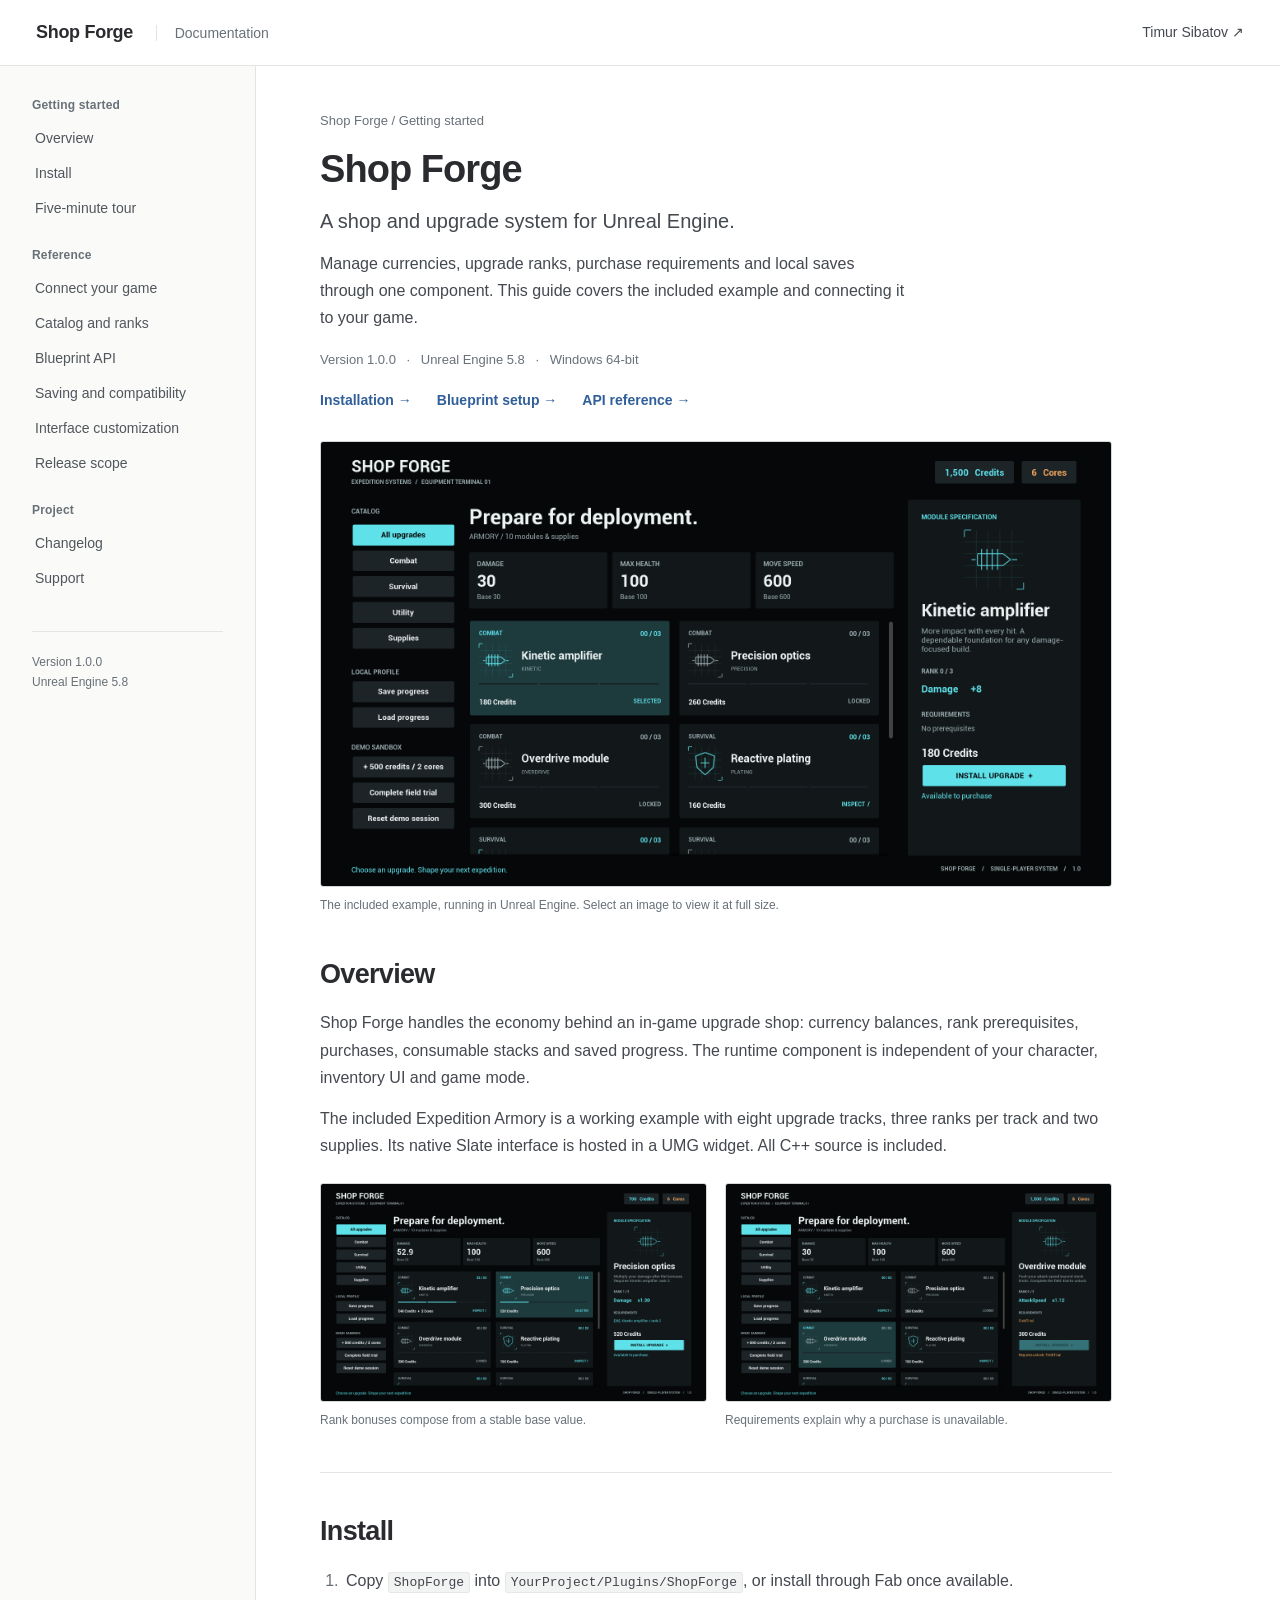
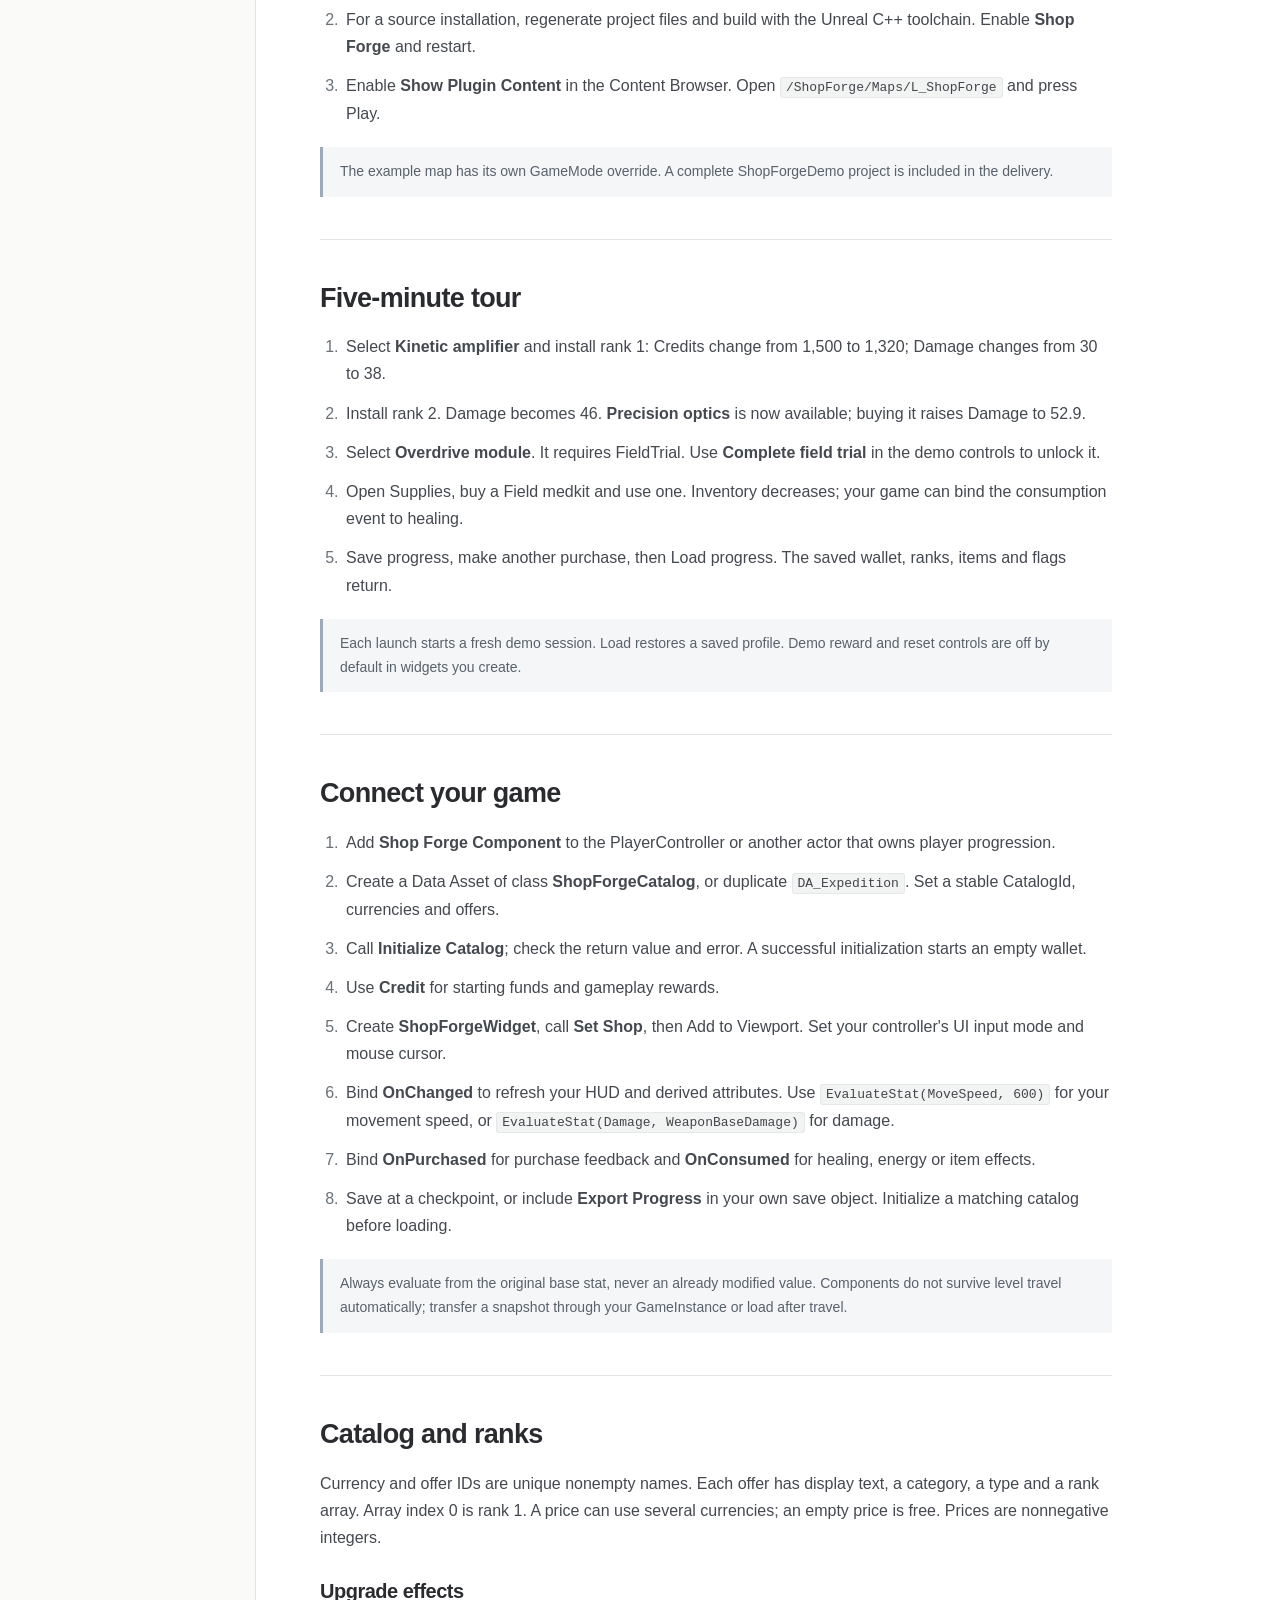
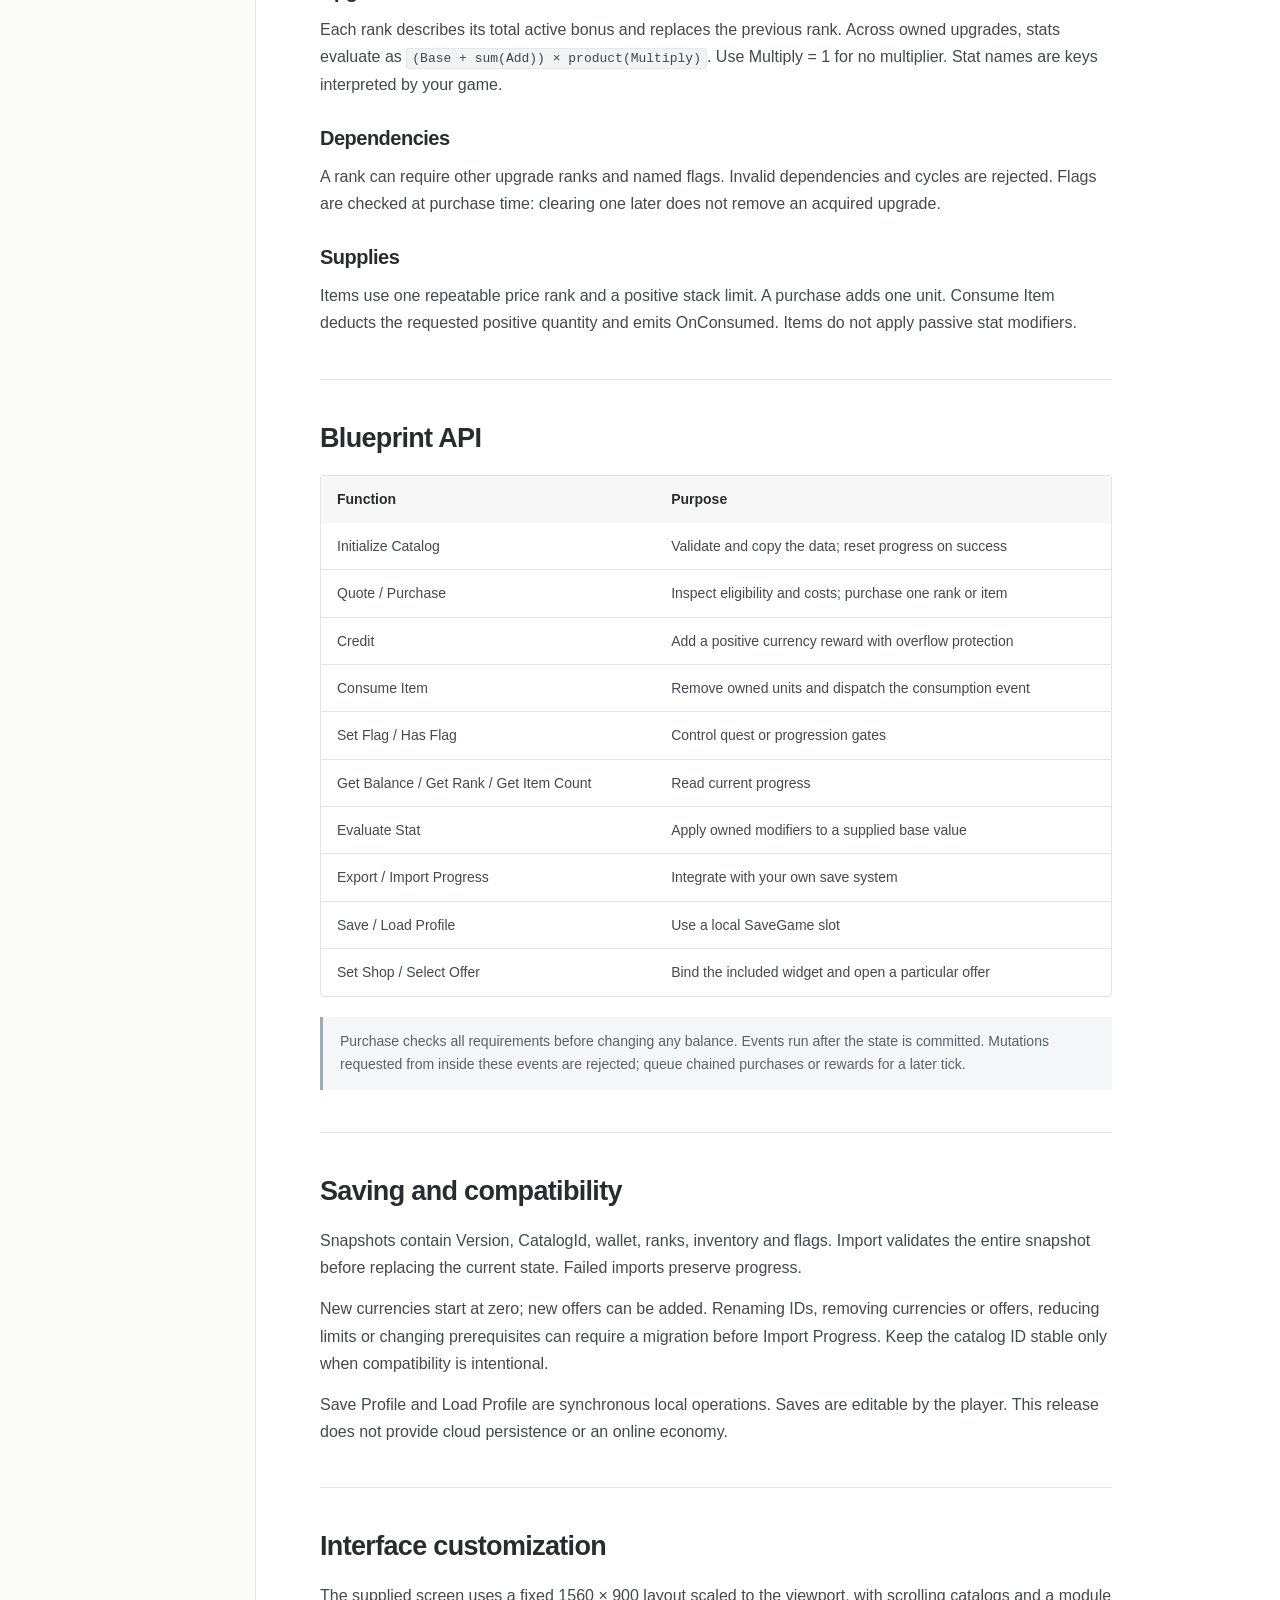
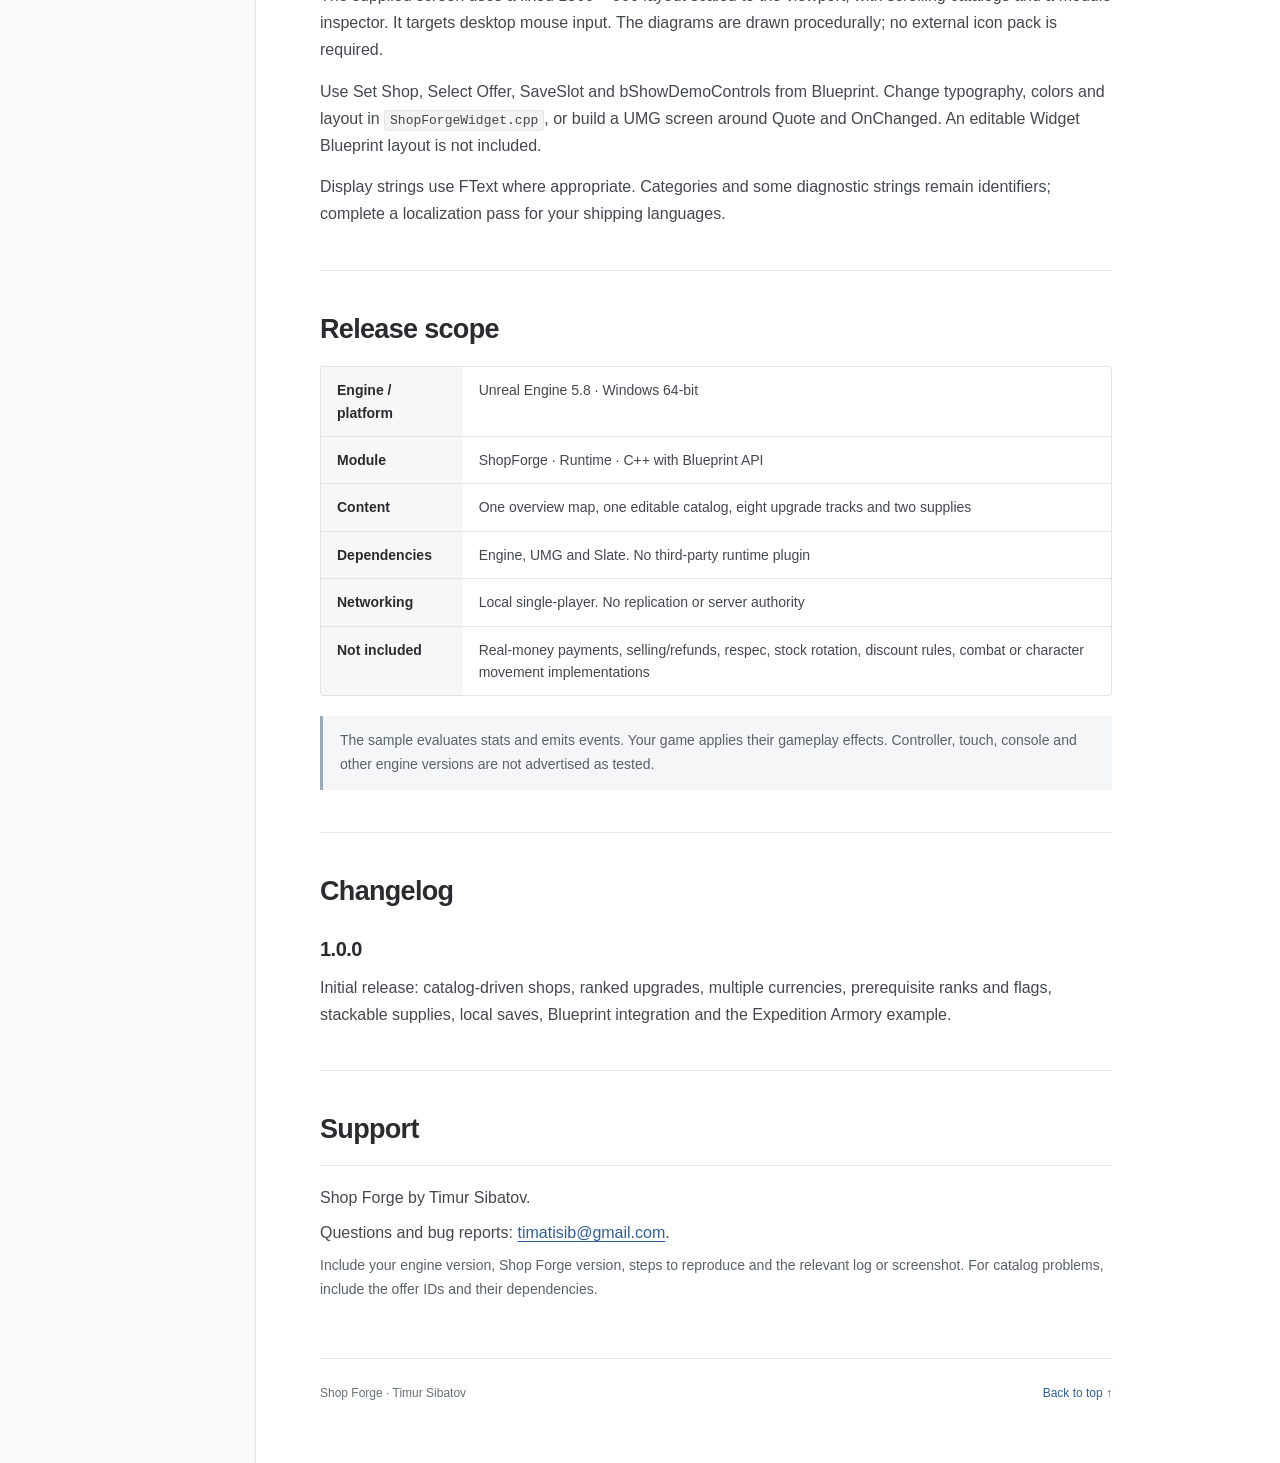
<file: shop-forge/index.html>
<!doctype html><html lang="en"><head><meta charset="utf-8"><meta name="viewport" content="width=device-width, initial-scale=1"><title>Shop Forge — Integration guide</title><meta name="description" content="Install Shop Forge and connect shops, upgrades, currencies and local saves to your Unreal Engine game. Documentation by Timur Sibatov."><meta name="theme-color" content="#fafaf8"><link rel="stylesheet" href="handbook.css"></head><body><a class="skip" href="#main">Skip to content</a><header class="topbar"><a class="brand" href="#main">Shop Forge <span>Documentation</span></a><a href="https://tsibatov.github.io/">Timur Sibatov ↗</a></header><div class="page"><aside><details class="mobile-nav"><summary>Contents</summary><nav aria-label="Mobile contents"><h2 class="nav-label">Getting started</h2><ul><li><a href="#overview">Overview</a></li><li><a href="#install">Install</a></li><li><a href="#tour">Five-minute tour</a></li></ul><h2 class="nav-label">Reference</h2><ul><li><a href="#integration">Connect your game</a></li><li><a href="#catalog">Catalog and ranks</a></li><li><a href="#api">Blueprint API</a></li><li><a href="#saving">Saving and compatibility</a></li><li><a href="#interface">Interface customization</a></li><li><a href="#scope">Release scope</a></li></ul><h2 class="nav-label">Project</h2><ul><li><a href="#changelog">Changelog</a></li><li><a href="#support">Support</a></li></ul></nav></details><nav class="toc" aria-label="Contents"><h2 class="nav-label">Getting started</h2><ul><li><a href="#overview">Overview</a></li><li><a href="#install">Install</a></li><li><a href="#tour">Five-minute tour</a></li></ul><h2 class="nav-label">Reference</h2><ul><li><a href="#integration">Connect your game</a></li><li><a href="#catalog">Catalog and ranks</a></li><li><a href="#api">Blueprint API</a></li><li><a href="#saving">Saving and compatibility</a></li><li><a href="#interface">Interface customization</a></li><li><a href="#scope">Release scope</a></li></ul><h2 class="nav-label">Project</h2><ul><li><a href="#changelog">Changelog</a></li><li><a href="#support">Support</a></li></ul><p class="nav-version">Version 1.0.0<br>Unreal Engine 5.8</p></nav></aside><main id="main"><p class="breadcrumb">Shop Forge / Getting started</p><h1>Shop Forge</h1><p class="lede">A shop and upgrade system for Unreal Engine.</p><p class="intro">Manage currencies, upgrade ranks, purchase requirements and local saves through one component. This guide covers the included example and connecting it to your game.</p><p class="release-line">Version 1.0.0 <span>·</span> Unreal Engine 5.8 <span>·</span> Windows 64-bit</p><div class="quick-links"><a href="#install">Installation →</a><a href="#integration">Blueprint setup →</a><a href="#api">API reference →</a></div><figure class="overview-image"><a href="shopforge-overview.png"><img src="shopforge-overview.png" alt="Shop Forge example: catalog, currency wallet and selected upgrade" width="1920" height="1080"></a><figcaption>The included example, running in Unreal Engine. Select an image to view it at full size.</figcaption></figure><section id="overview"><h2>Overview</h2><p>Shop Forge handles the economy behind an in-game upgrade shop: currency balances, rank prerequisites, purchases, consumable stacks and saved progress. The runtime component is independent of your character, inventory UI and game mode.</p><p>The included Expedition Armory is a working example with eight upgrade tracks, three ranks per track and two supplies. Its native Slate interface is hosted in a UMG widget. All C++ source is included.</p><div class="gallery"><figure><a href="shopforge-upgraded.png"><img src="shopforge-upgraded.png" alt="Purchased kinetic and precision upgrades, with damage increased to 52.9" loading="lazy" width="1920" height="1080"></a><figcaption>Rank bonuses compose from a stable base value.</figcaption></figure><figure><a href="shopforge-locked.png"><img src="shopforge-locked.png" alt="Overdrive locked behind the FieldTrial flag" loading="lazy" width="1920" height="1080"></a><figcaption>Requirements explain why a purchase is unavailable.</figcaption></figure></div></section><section id="install"><h2>Install</h2><ol class="list"><li>Copy <code>ShopForge</code> into <code>YourProject/Plugins/ShopForge</code>, or install through Fab once available.</li><li>For a source installation, regenerate project files and build with the Unreal C++ toolchain. Enable <strong>Shop Forge</strong> and restart.</li><li>Enable <strong>Show Plugin Content</strong> in the Content Browser. Open <code>/ShopForge/Maps/L_ShopForge</code> and press Play.</li></ol><p class="note">The example map has its own GameMode override. A complete ShopForgeDemo project is included in the delivery.</p></section><section id="tour"><h2>Five-minute tour</h2><ol class="list"><li>Select <strong>Kinetic amplifier</strong> and install rank 1: Credits change from 1,500 to 1,320; Damage changes from 30 to 38.</li><li>Install rank 2. Damage becomes 46. <strong>Precision optics</strong> is now available; buying it raises Damage to 52.9.</li><li>Select <strong>Overdrive module</strong>. It requires FieldTrial. Use <strong>Complete field trial</strong> in the demo controls to unlock it.</li><li>Open Supplies, buy a Field medkit and use one. Inventory decreases; your game can bind the consumption event to healing.</li><li>Save progress, make another purchase, then Load progress. The saved wallet, ranks, items and flags return.</li></ol><p class="note">Each launch starts a fresh demo session. Load restores a saved profile. Demo reward and reset controls are off by default in widgets you create.</p></section><section id="integration"><h2>Connect your game</h2><ol class="list"><li>Add <strong>Shop Forge Component</strong> to the PlayerController or another actor that owns player progression.</li><li>Create a Data Asset of class <strong>ShopForgeCatalog</strong>, or duplicate <code>DA_Expedition</code>. Set a stable CatalogId, currencies and offers.</li><li>Call <strong>Initialize Catalog</strong>; check the return value and error. A successful initialization starts an empty wallet.</li><li>Use <strong>Credit</strong> for starting funds and gameplay rewards.</li><li>Create <strong>ShopForgeWidget</strong>, call <strong>Set Shop</strong>, then Add to Viewport. Set your controller's UI input mode and mouse cursor.</li><li>Bind <strong>OnChanged</strong> to refresh your HUD and derived attributes. Use <code>EvaluateStat(MoveSpeed, 600)</code> for your movement speed, or <code>EvaluateStat(Damage, WeaponBaseDamage)</code> for damage.</li><li>Bind <strong>OnPurchased</strong> for purchase feedback and <strong>OnConsumed</strong> for healing, energy or item effects.</li><li>Save at a checkpoint, or include <strong>Export Progress</strong> in your own save object. Initialize a matching catalog before loading.</li></ol><p class="note">Always evaluate from the original base stat, never an already modified value. Components do not survive level travel automatically; transfer a snapshot through your GameInstance or load after travel.</p></section><section id="catalog"><h2>Catalog and ranks</h2><p>Currency and offer IDs are unique nonempty names. Each offer has display text, a category, a type and a rank array. Array index 0 is rank 1. A price can use several currencies; an empty price is free. Prices are nonnegative integers.</p><h3>Upgrade effects</h3><p>Each rank describes its total active bonus and replaces the previous rank. Across owned upgrades, stats evaluate as <code>(Base + sum(Add)) × product(Multiply)</code>. Use Multiply = 1 for no multiplier. Stat names are keys interpreted by your game.</p><h3>Dependencies</h3><p>A rank can require other upgrade ranks and named flags. Invalid dependencies and cycles are rejected. Flags are checked at purchase time: clearing one later does not remove an acquired upgrade.</p><h3>Supplies</h3><p>Items use one repeatable price rank and a positive stack limit. A purchase adds one unit. Consume Item deducts the requested positive quantity and emits OnConsumed. Items do not apply passive stat modifiers.</p></section><section id="api"><h2>Blueprint API</h2><div class="table"><table><thead><tr><th>Function</th><th>Purpose</th></tr></thead><tbody><tr><td>Initialize Catalog</td><td>Validate and copy the data; reset progress on success</td></tr><tr><td>Quote / Purchase</td><td>Inspect eligibility and costs; purchase one rank or item</td></tr><tr><td>Credit</td><td>Add a positive currency reward with overflow protection</td></tr><tr><td>Consume Item</td><td>Remove owned units and dispatch the consumption event</td></tr><tr><td>Set Flag / Has Flag</td><td>Control quest or progression gates</td></tr><tr><td>Get Balance / Get Rank / Get Item Count</td><td>Read current progress</td></tr><tr><td>Evaluate Stat</td><td>Apply owned modifiers to a supplied base value</td></tr><tr><td>Export / Import Progress</td><td>Integrate with your own save system</td></tr><tr><td>Save / Load Profile</td><td>Use a local SaveGame slot</td></tr><tr><td>Set Shop / Select Offer</td><td>Bind the included widget and open a particular offer</td></tr></tbody></table></div><p class="note">Purchase checks all requirements before changing any balance. Events run after the state is committed. Mutations requested from inside these events are rejected; queue chained purchases or rewards for a later tick.</p></section><section id="saving"><h2>Saving and compatibility</h2><p>Snapshots contain Version, CatalogId, wallet, ranks, inventory and flags. Import validates the entire snapshot before replacing the current state. Failed imports preserve progress.</p><p>New currencies start at zero; new offers can be added. Renaming IDs, removing currencies or offers, reducing limits or changing prerequisites can require a migration before Import Progress. Keep the catalog ID stable only when compatibility is intentional.</p><p>Save Profile and Load Profile are synchronous local operations. Saves are editable by the player. This release does not provide cloud persistence or an online economy.</p></section><section id="interface"><h2>Interface customization</h2><p>The supplied screen uses a fixed 1560 × 900 layout scaled to the viewport, with scrolling catalogs and a module inspector. It targets desktop mouse input. The diagrams are drawn procedurally; no external icon pack is required.</p><p>Use Set Shop, Select Offer, SaveSlot and bShowDemoControls from Blueprint. Change typography, colors and layout in <code>ShopForgeWidget.cpp</code>, or build a UMG screen around Quote and OnChanged. An editable Widget Blueprint layout is not included.</p><p>Display strings use FText where appropriate. Categories and some diagnostic strings remain identifiers; complete a localization pass for your shipping languages.</p></section><section id="scope"><h2>Release scope</h2><div class="table"><table><tbody><tr><th>Engine / platform</th><td>Unreal Engine 5.8 · Windows 64-bit</td></tr><tr><th>Module</th><td>ShopForge · Runtime · C++ with Blueprint API</td></tr><tr><th>Content</th><td>One overview map, one editable catalog, eight upgrade tracks and two supplies</td></tr><tr><th>Dependencies</th><td>Engine, UMG and Slate. No third-party runtime plugin</td></tr><tr><th>Networking</th><td>Local single-player. No replication or server authority</td></tr><tr><th>Not included</th><td>Real-money payments, selling/refunds, respec, stock rotation, discount rules, combat or character movement implementations</td></tr></tbody></table></div><p class="note">The sample evaluates stats and emits events. Your game applies their gameplay effects. Controller, touch, console and other engine versions are not advertised as tested.</p></section><section id="changelog"><h2>Changelog</h2><h3>1.0.0</h3><p>Initial release: catalog-driven shops, ranked upgrades, multiple currencies, prerequisite ranks and flags, stackable supplies, local saves, Blueprint integration and the Expedition Armory example.</p></section><section id="support"><h2>Support</h2><div class="support"><p>Shop Forge by Timur Sibatov.</p><p>Questions and bug reports: <a href="mailto:timatisib@gmail.com">timatisib@gmail.com</a>.</p><p class="note">Include your engine version, Shop Forge version, steps to reproduce and the relevant log or screenshot. For catalog problems, include the offer IDs and their dependencies.</p></div></section><footer><span>Shop Forge · Timur Sibatov</span><a href="#main">Back to top ↑</a></footer></main></div></body></html>
</file>
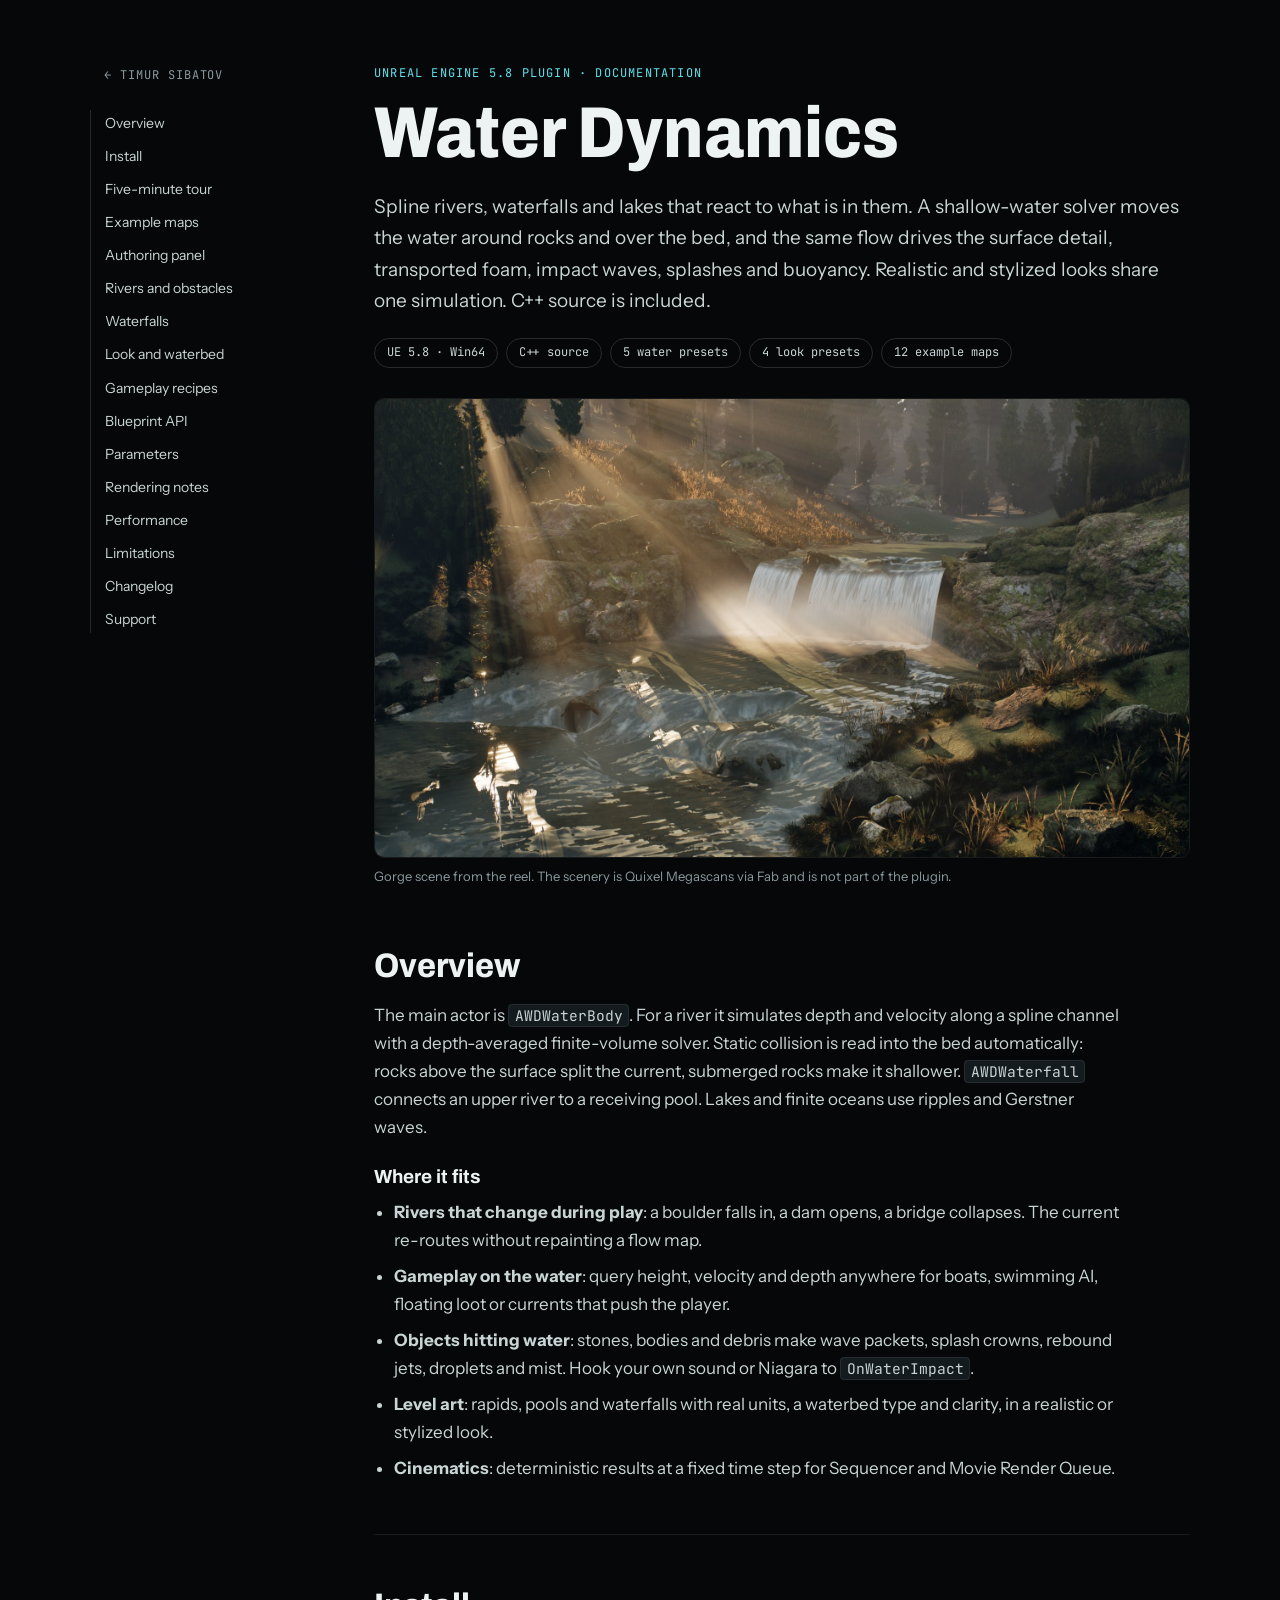
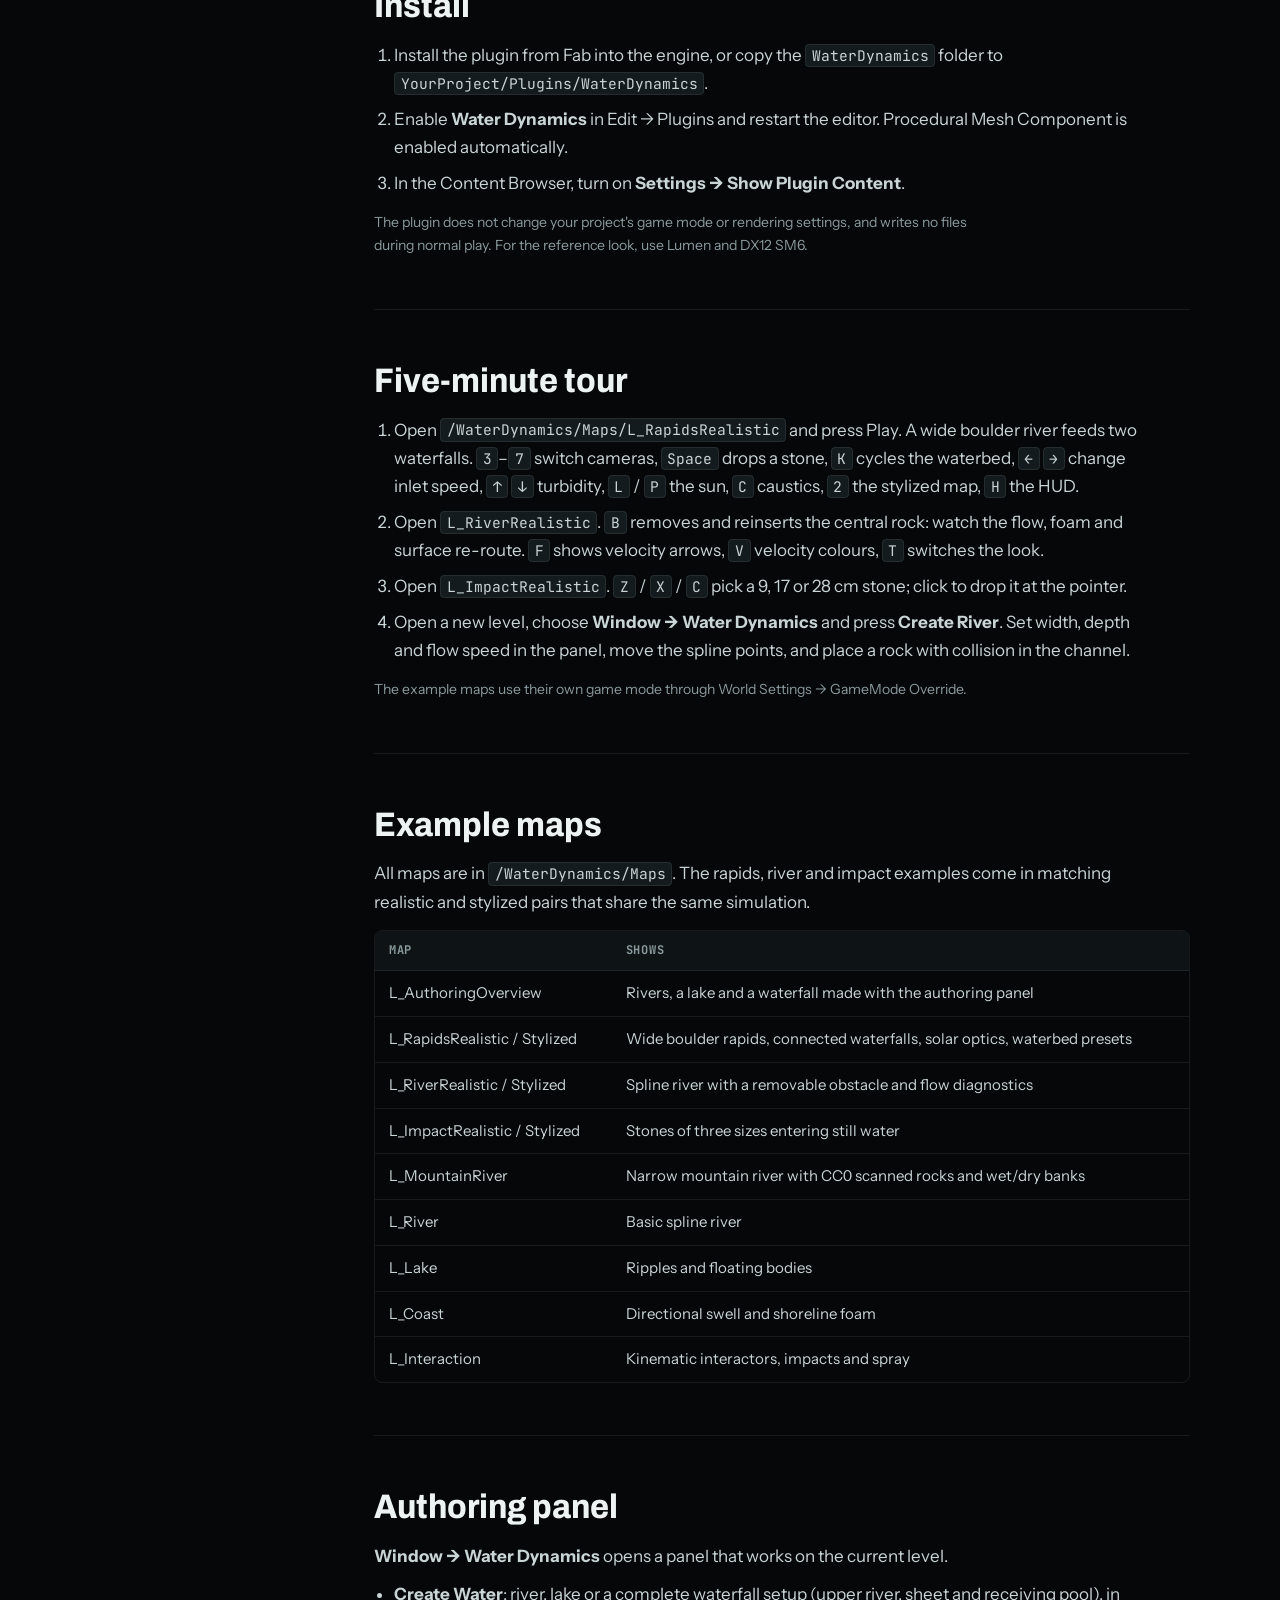
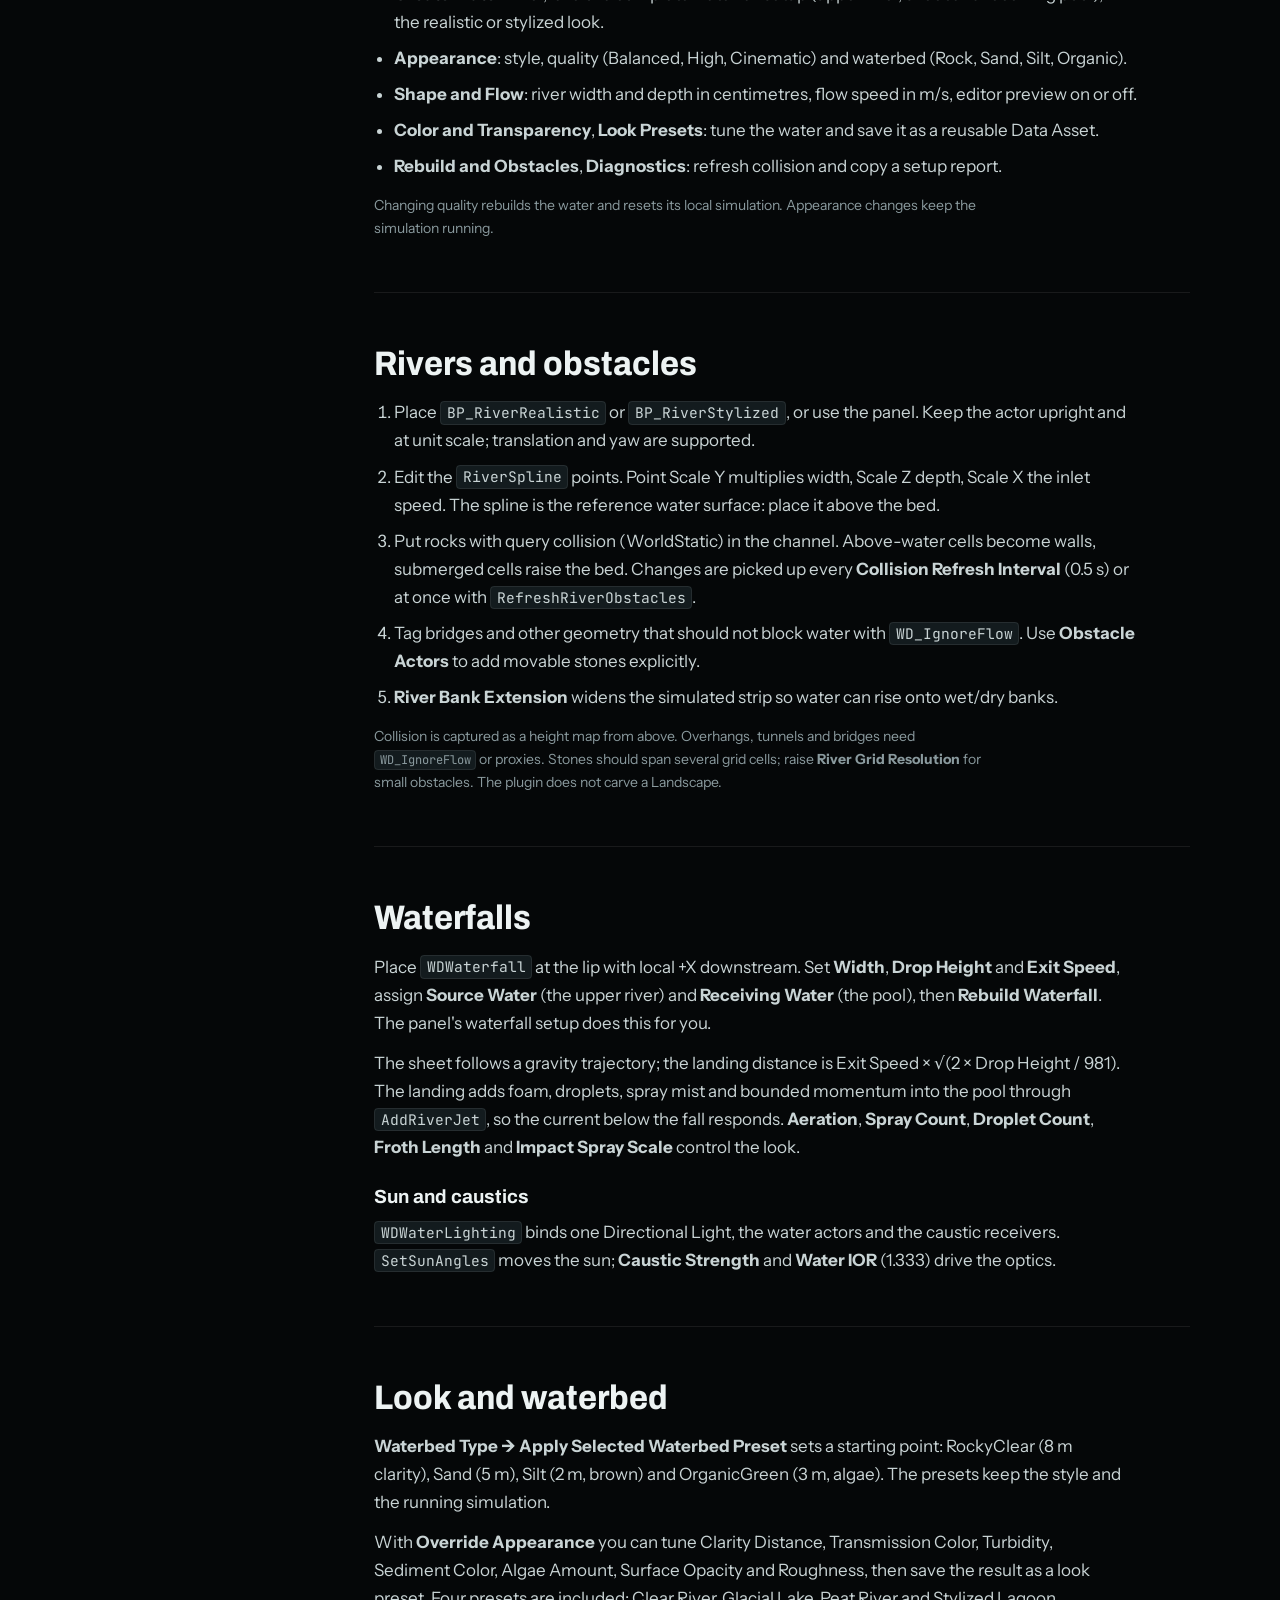
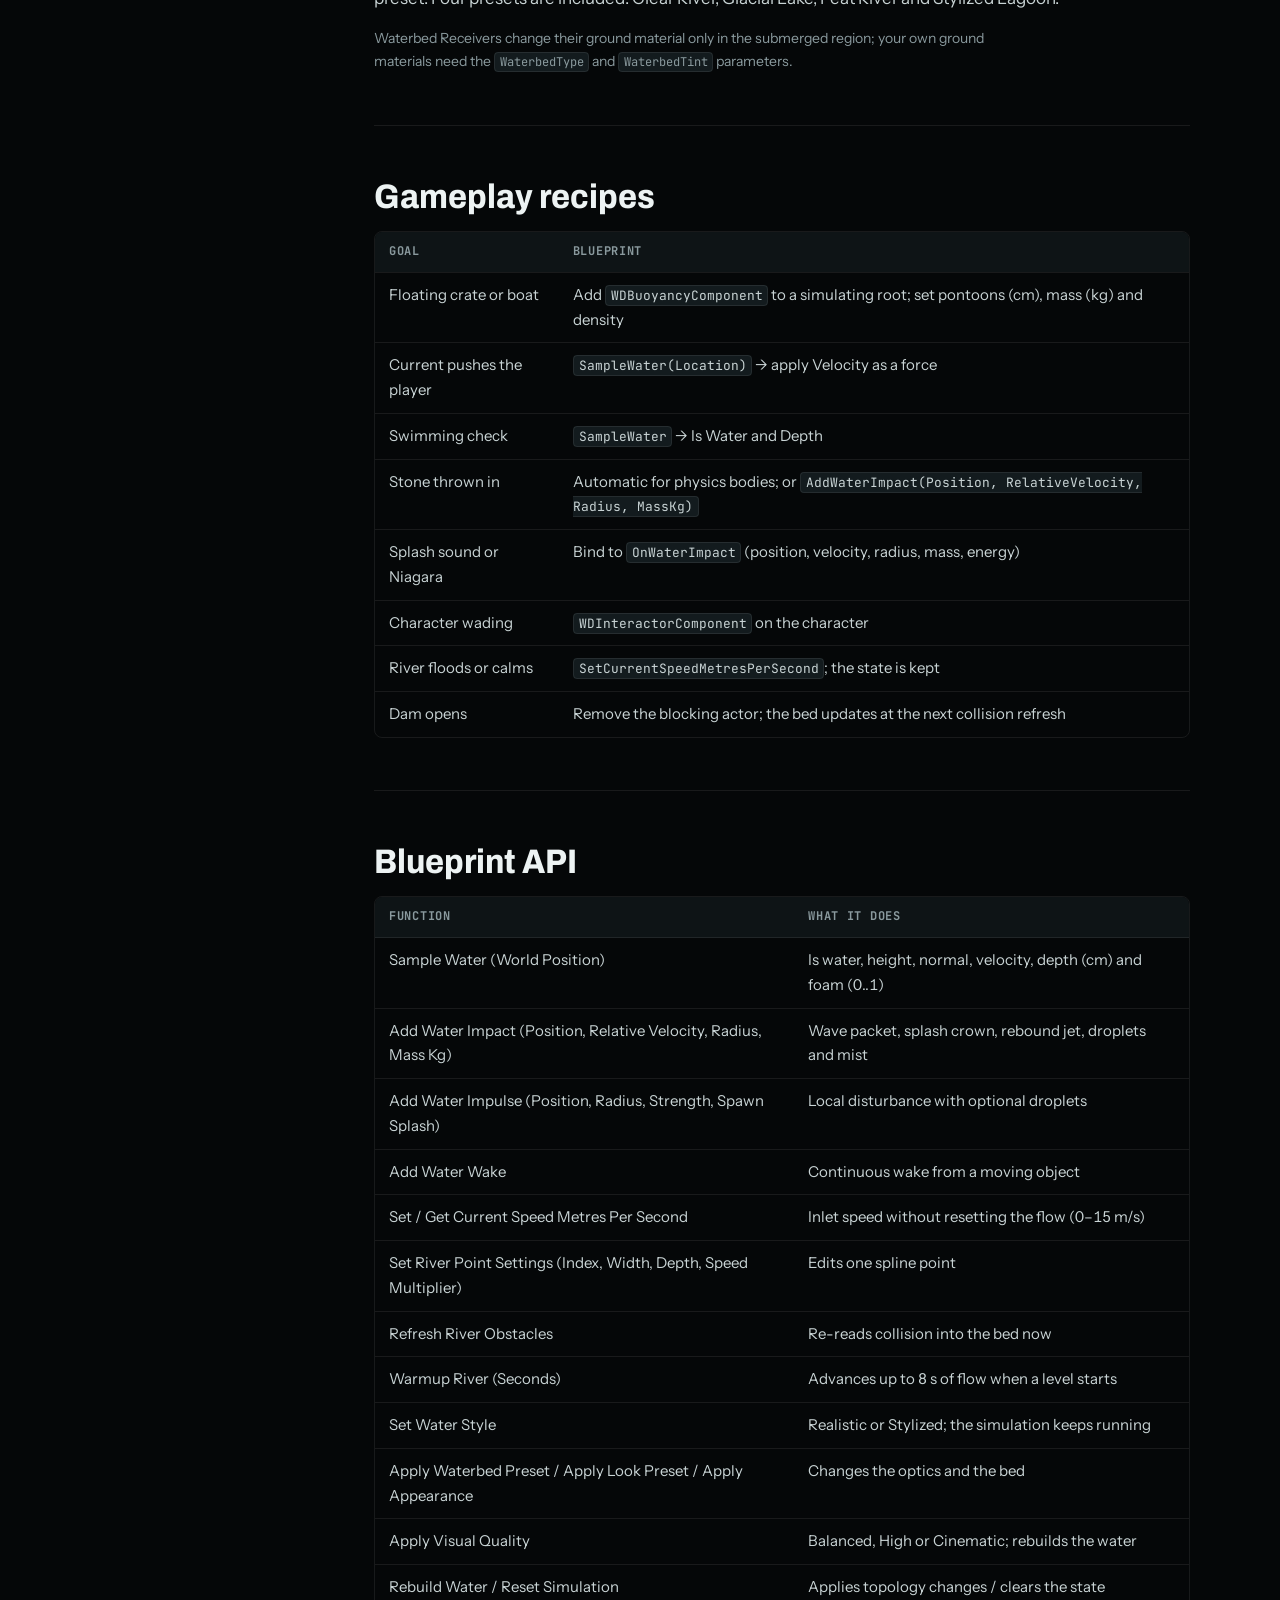
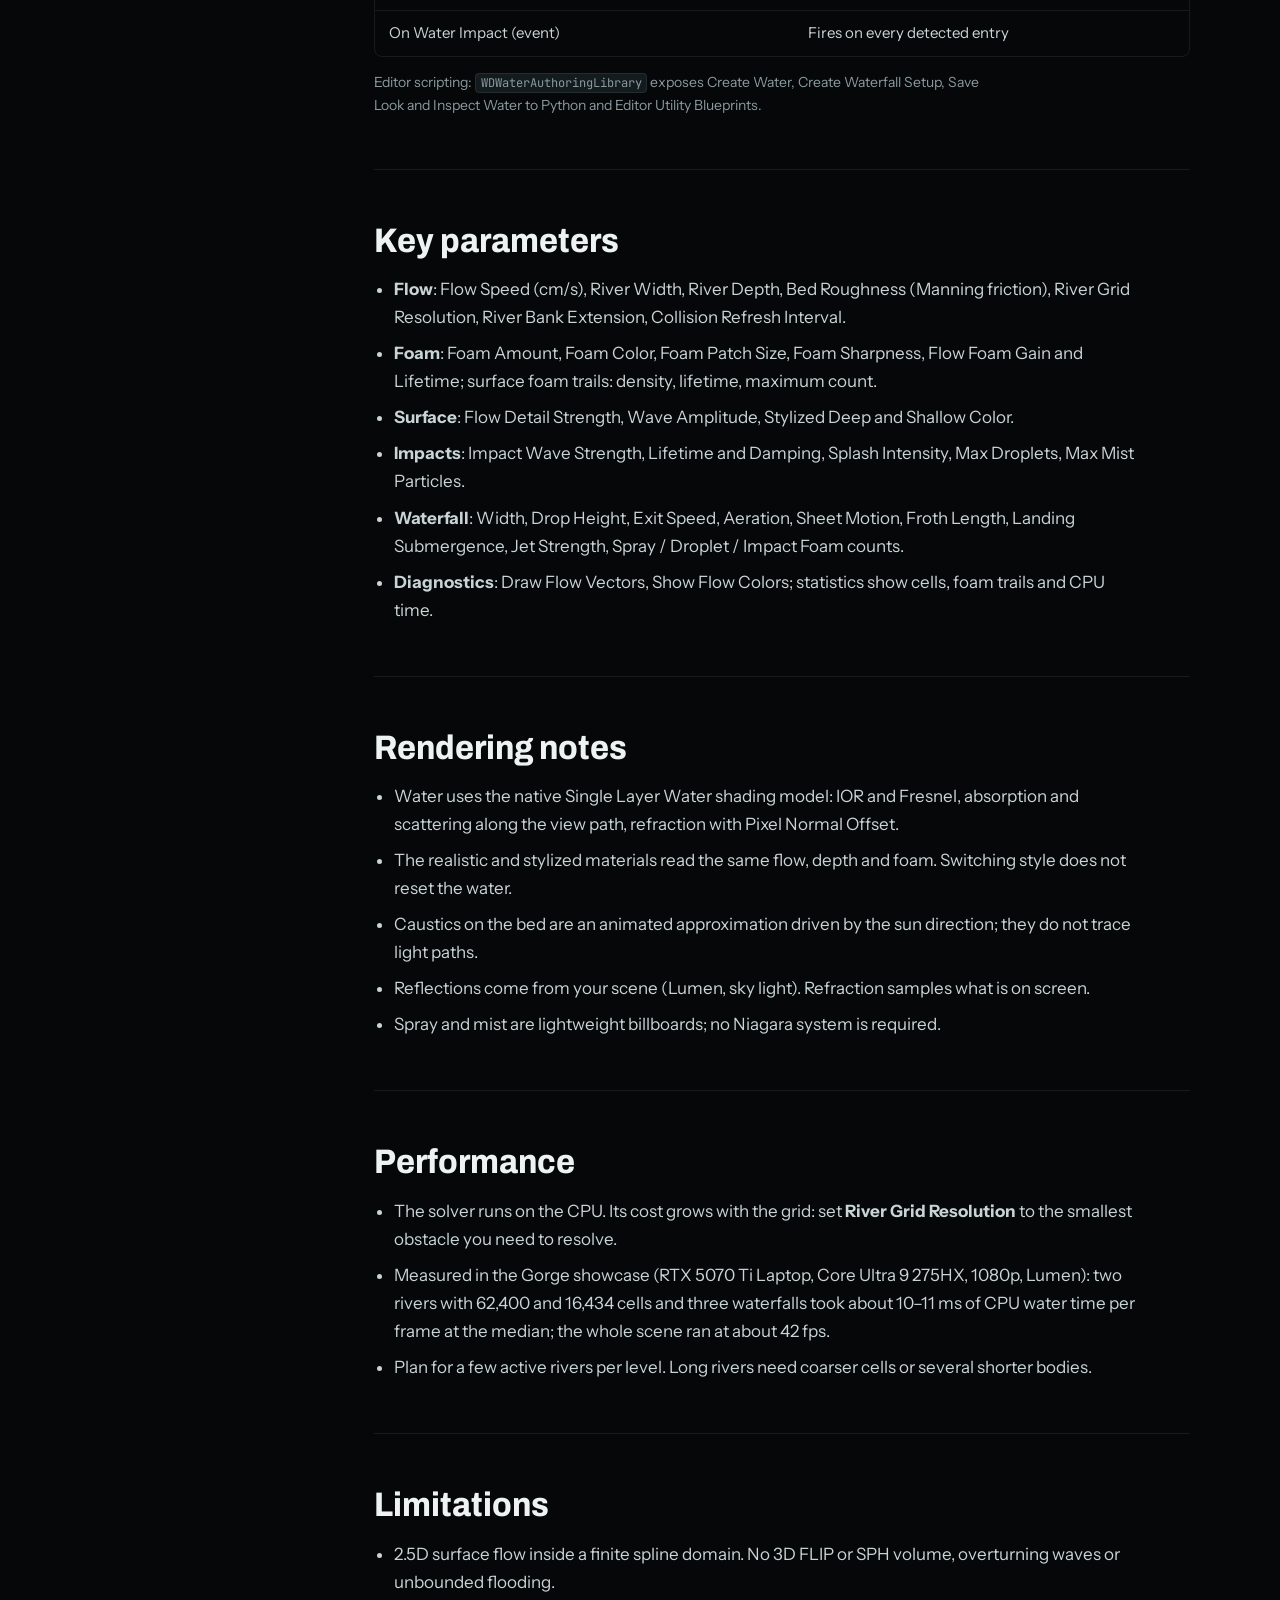
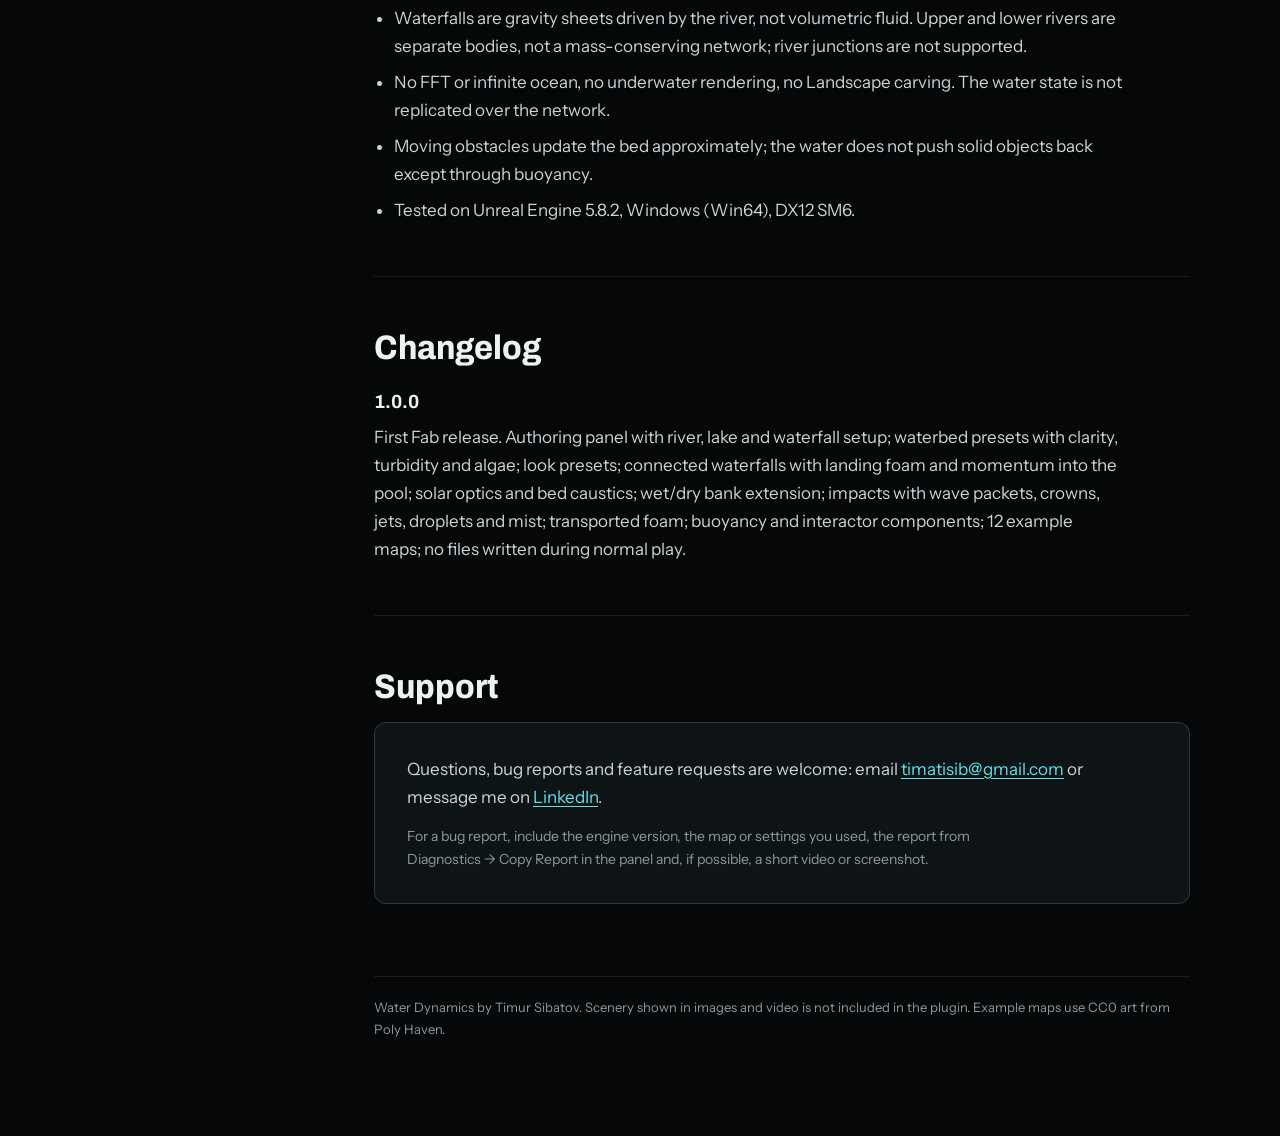
<file: water-dynamics/index.html>
<!doctype html>
<html lang="en">
<head>
<meta charset="utf-8">
<meta name="viewport" content="width=device-width, initial-scale=1, viewport-fit=cover">
<title>Water Dynamics · Documentation</title>
<meta name="description" content="Documentation and support for Water Dynamics, interactive spline rivers, waterfalls and lakes driven by a shallow-water solver in Unreal Engine 5.8.">
<meta name="theme-color" content="#050708">
<link rel="preconnect" href="https://fonts.googleapis.com">
<link rel="preconnect" href="https://fonts.gstatic.com" crossorigin>
<link href="https://fonts.googleapis.com/css2?family=Archivo:wdth,wght@62..125,400..900&family=Instrument+Sans:wght@400;500;600&family=JetBrains+Mono:wght@400;500&display=swap" rel="stylesheet">
<style>
:root{
  --bg:#050708; --surface:#0E1416; --surface-2:#131B1E;
  --ink:#EDF3F3; --ink-2:#C9D4D5; --muted:#8A9A9E; --rule:rgba(255,255,255,.08); --rule-2:rgba(255,255,255,.14);
  --accent:#5FE1EA; --metric:#F2A65E;
  --display:"Archivo","Arial Narrow",Impact,sans-serif;
  --body:"Instrument Sans","Segoe UI",system-ui,sans-serif;
  --mono:"JetBrains Mono",ui-monospace,Consolas,monospace;
  --gutter:clamp(16px,4vw,40px);
  color-scheme:dark;
}
*,*::before,*::after{box-sizing:border-box}
html{scroll-behavior:smooth;scroll-padding-top:24px;background:var(--bg)}
body{margin:0;background:var(--bg);color:var(--ink);font-family:var(--body);font-size:17px;line-height:1.65;-webkit-font-smoothing:antialiased}
img{display:block;max-width:100%;height:auto}
a{color:var(--accent);text-underline-offset:3px}
h1,h2,h3{font-family:var(--display);margin:0;text-wrap:balance;line-height:1.1}
p{margin:0}
code,kbd{font-family:var(--mono);font-size:.86em;background:var(--surface-2);border:1px solid var(--rule);border-radius:4px;padding:.08em .38em}
.page{display:grid;grid-template-columns:220px minmax(0,1fr);gap:clamp(24px,5vw,72px);max-width:1180px;margin:0 auto;padding:clamp(28px,5vw,64px) var(--gutter) 96px}
nav.toc{position:sticky;top:24px;align-self:start;font-size:14px}
nav.toc .home{display:block;font-family:var(--mono);font-size:12px;letter-spacing:.08em;text-transform:uppercase;color:var(--muted);text-decoration:none;margin-bottom:22px}
nav.toc ol{list-style:none;margin:0;padding:0;display:grid;gap:6px;border-left:1px solid var(--rule-2)}
nav.toc a{display:block;padding:2px 0 2px 14px;color:var(--ink-2);text-decoration:none}
nav.toc a:hover{color:var(--accent)}
main{min-width:0}
.eyebrow{font-family:var(--mono);font-size:12px;letter-spacing:.1em;text-transform:uppercase;color:var(--accent)}
h1{font-size:clamp(40px,6vw,72px);font-weight:800;font-stretch:88%;margin:10px 0 18px}
.lede{font-size:19px;color:var(--ink-2);max-width:62ch}
.facts{display:flex;flex-wrap:wrap;gap:8px;margin:22px 0 30px;padding:0;list-style:none}
.facts li{font-family:var(--mono);font-size:12px;color:var(--ink-2);border:1px solid var(--rule-2);border-radius:999px;padding:4px 12px}
figure{margin:0 0 8px}
figure img{border-radius:10px;border:1px solid var(--rule)}
figcaption{font-size:13px;color:var(--muted);margin-top:8px}
section{padding-top:52px}
section+section{border-top:1px solid var(--rule);margin-top:52px}
h2{font-size:clamp(26px,3vw,34px);font-weight:750;font-stretch:92%;margin-bottom:16px}
h3{font-size:19px;font-weight:700;margin:26px 0 10px}
section p,section li{color:var(--ink-2);max-width:68ch}
section p+p{margin-top:12px}
ul.list,ol.list{padding-left:1.2em;margin:10px 0 0;display:grid;gap:8px}
.table{overflow-x:auto;margin-top:14px;border:1px solid var(--rule);border-radius:8px}
table{border-collapse:collapse;width:100%;font-size:15px;min-width:520px}
th,td{text-align:left;padding:10px 14px;border-bottom:1px solid var(--rule);vertical-align:top}
th{font-family:var(--mono);font-size:12px;letter-spacing:.06em;text-transform:uppercase;color:var(--muted);background:var(--surface)}
tr:last-child td{border-bottom:0}
td{font-variant-numeric:tabular-nums;color:var(--ink-2)}
.support{background:var(--surface);border:1px solid var(--rule-2);border-radius:12px;padding:clamp(20px,3vw,32px);margin-top:8px}
.support ul{margin-top:12px}
.note{font-size:14px;color:var(--muted);margin-top:14px}
footer{margin-top:72px;padding-top:20px;border-top:1px solid var(--rule);font-size:13px;color:var(--muted)}
@media (max-width:820px){
  .page{grid-template-columns:minmax(0,1fr)}
  nav.toc{position:static}
  nav.toc ol{grid-template-columns:repeat(2,minmax(0,1fr));border-left:0}
  nav.toc a{padding-left:0}
}
</style>
<body>
<div class="page">
  <nav class="toc" aria-label="Contents">
    <a class="home" href="../#water">← Timur Sibatov</a>
    <ol>
      <li><a href="#overview">Overview</a></li>
      <li><a href="#install">Install</a></li>
      <li><a href="#tour">Five-minute tour</a></li>
      <li><a href="#maps">Example maps</a></li>
      <li><a href="#panel">Authoring panel</a></li>
      <li><a href="#rivers">Rivers and obstacles</a></li>
      <li><a href="#waterfalls">Waterfalls</a></li>
      <li><a href="#look">Look and waterbed</a></li>
      <li><a href="#gameplay">Gameplay recipes</a></li>
      <li><a href="#api">Blueprint API</a></li>
      <li><a href="#parameters">Parameters</a></li>
      <li><a href="#rendering">Rendering notes</a></li>
      <li><a href="#performance">Performance</a></li>
      <li><a href="#limitations">Limitations</a></li>
      <li><a href="#changelog">Changelog</a></li>
      <li><a href="#support">Support</a></li>
    </ol>
  </nav>
  <main>
    <p class="eyebrow">Unreal Engine 5.8 plugin · Documentation</p>
    <h1>Water Dynamics</h1>
    <p class="lede">Spline rivers, waterfalls and lakes that react to what is in them. A shallow-water solver moves the water around rocks and over the bed, and the same flow drives the surface detail, transported foam, impact waves, splashes and buoyancy. Realistic and stylized looks share one simulation. C++ source is included.</p>
    <ul class="facts"><li>UE 5.8 · Win64</li><li>C++ source</li><li>5 water presets</li><li>4 look presets</li><li>12 example maps</li></ul>
    <figure>
      <img src="../assets/img/gorge-golden-hero.jpg" alt="Rapids running between boulders towards twin waterfalls in a spruce forest at golden hour" width="1920" height="1080">
      <figcaption>Gorge scene from the reel. The scenery is Quixel Megascans via Fab and is not part of the plugin.</figcaption>
    </figure>

    <section id="overview">
      <h2>Overview</h2>
      <p>The main actor is <code>AWDWaterBody</code>. For a river it simulates depth and velocity along a spline channel with a depth-averaged finite-volume solver. Static collision is read into the bed automatically: rocks above the surface split the current, submerged rocks make it shallower. <code>AWDWaterfall</code> connects an upper river to a receiving pool. Lakes and finite oceans use ripples and Gerstner waves.</p>
      <h3>Where it fits</h3>
      <ul class="list">
        <li><strong>Rivers that change during play</strong>: a boulder falls in, a dam opens, a bridge collapses. The current re-routes without repainting a flow map.</li>
        <li><strong>Gameplay on the water</strong>: query height, velocity and depth anywhere for boats, swimming AI, floating loot or currents that push the player.</li>
        <li><strong>Objects hitting water</strong>: stones, bodies and debris make wave packets, splash crowns, rebound jets, droplets and mist. Hook your own sound or Niagara to <code>OnWaterImpact</code>.</li>
        <li><strong>Level art</strong>: rapids, pools and waterfalls with real units, a waterbed type and clarity, in a realistic or stylized look.</li>
        <li><strong>Cinematics</strong>: deterministic results at a fixed time step for Sequencer and Movie Render Queue.</li>
      </ul>
    </section>

    <section id="install">
      <h2>Install</h2>
      <ol class="list">
        <li>Install the plugin from Fab into the engine, or copy the <code>WaterDynamics</code> folder to <code>YourProject/Plugins/WaterDynamics</code>.</li>
        <li>Enable <strong>Water Dynamics</strong> in Edit → Plugins and restart the editor. Procedural Mesh Component is enabled automatically.</li>
        <li>In the Content Browser, turn on <strong>Settings → Show Plugin Content</strong>.</li>
      </ol>
      <p class="note">The plugin does not change your project's game mode or rendering settings, and writes no files during normal play. For the reference look, use Lumen and DX12 SM6.</p>
    </section>

    <section id="tour">
      <h2>Five-minute tour</h2>
      <ol class="list">
        <li>Open <code>/WaterDynamics/Maps/L_RapidsRealistic</code> and press Play. A wide boulder river feeds two waterfalls. <kbd>3</kbd>–<kbd>7</kbd> switch cameras, <kbd>Space</kbd> drops a stone, <kbd>K</kbd> cycles the waterbed, <kbd>←</kbd> <kbd>→</kbd> change inlet speed, <kbd>↑</kbd> <kbd>↓</kbd> turbidity, <kbd>L</kbd> / <kbd>P</kbd> the sun, <kbd>C</kbd> caustics, <kbd>2</kbd> the stylized map, <kbd>H</kbd> the HUD.</li>
        <li>Open <code>L_RiverRealistic</code>. <kbd>B</kbd> removes and reinserts the central rock: watch the flow, foam and surface re-route. <kbd>F</kbd> shows velocity arrows, <kbd>V</kbd> velocity colours, <kbd>T</kbd> switches the look.</li>
        <li>Open <code>L_ImpactRealistic</code>. <kbd>Z</kbd> / <kbd>X</kbd> / <kbd>C</kbd> pick a 9, 17 or 28 cm stone; click to drop it at the pointer.</li>
        <li>Open a new level, choose <strong>Window → Water Dynamics</strong> and press <strong>Create River</strong>. Set width, depth and flow speed in the panel, move the spline points, and place a rock with collision in the channel.</li>
      </ol>
      <p class="note">The example maps use their own game mode through World Settings → GameMode Override.</p>
    </section>

    <section id="maps">
      <h2>Example maps</h2>
      <p>All maps are in <code>/WaterDynamics/Maps</code>. The rapids, river and impact examples come in matching realistic and stylized pairs that share the same simulation.</p>
      <div class="table"><table>
        <thead><tr><th>Map</th><th>Shows</th></tr></thead>
        <tbody>
          <tr><td>L_AuthoringOverview</td><td>Rivers, a lake and a waterfall made with the authoring panel</td></tr>
          <tr><td>L_RapidsRealistic / Stylized</td><td>Wide boulder rapids, connected waterfalls, solar optics, waterbed presets</td></tr>
          <tr><td>L_RiverRealistic / Stylized</td><td>Spline river with a removable obstacle and flow diagnostics</td></tr>
          <tr><td>L_ImpactRealistic / Stylized</td><td>Stones of three sizes entering still water</td></tr>
          <tr><td>L_MountainRiver</td><td>Narrow mountain river with CC0 scanned rocks and wet/dry banks</td></tr>
          <tr><td>L_River</td><td>Basic spline river</td></tr>
          <tr><td>L_Lake</td><td>Ripples and floating bodies</td></tr>
          <tr><td>L_Coast</td><td>Directional swell and shoreline foam</td></tr>
          <tr><td>L_Interaction</td><td>Kinematic interactors, impacts and spray</td></tr>
        </tbody>
      </table></div>
    </section>

    <section id="panel">
      <h2>Authoring panel</h2>
      <p><strong>Window → Water Dynamics</strong> opens a panel that works on the current level.</p>
      <ul class="list">
        <li><strong>Create Water</strong>: river, lake or a complete waterfall setup (upper river, sheet and receiving pool), in the realistic or stylized look.</li>
        <li><strong>Appearance</strong>: style, quality (Balanced, High, Cinematic) and waterbed (Rock, Sand, Silt, Organic).</li>
        <li><strong>Shape and Flow</strong>: river width and depth in centimetres, flow speed in m/s, editor preview on or off.</li>
        <li><strong>Color and Transparency</strong>, <strong>Look Presets</strong>: tune the water and save it as a reusable Data Asset.</li>
        <li><strong>Rebuild and Obstacles</strong>, <strong>Diagnostics</strong>: refresh collision and copy a setup report.</li>
      </ul>
      <p class="note">Changing quality rebuilds the water and resets its local simulation. Appearance changes keep the simulation running.</p>
    </section>

    <section id="rivers">
      <h2>Rivers and obstacles</h2>
      <ol class="list">
        <li>Place <code>BP_RiverRealistic</code> or <code>BP_RiverStylized</code>, or use the panel. Keep the actor upright and at unit scale; translation and yaw are supported.</li>
        <li>Edit the <code>RiverSpline</code> points. Point Scale Y multiplies width, Scale Z depth, Scale X the inlet speed. The spline is the reference water surface: place it above the bed.</li>
        <li>Put rocks with query collision (WorldStatic) in the channel. Above-water cells become walls, submerged cells raise the bed. Changes are picked up every <strong>Collision Refresh Interval</strong> (0.5 s) or at once with <code>RefreshRiverObstacles</code>.</li>
        <li>Tag bridges and other geometry that should not block water with <code>WD_IgnoreFlow</code>. Use <strong>Obstacle Actors</strong> to add movable stones explicitly.</li>
        <li><strong>River Bank Extension</strong> widens the simulated strip so water can rise onto wet/dry banks.</li>
      </ol>
      <p class="note">Collision is captured as a height map from above. Overhangs, tunnels and bridges need <code>WD_IgnoreFlow</code> or proxies. Stones should span several grid cells; raise <strong>River Grid Resolution</strong> for small obstacles. The plugin does not carve a Landscape.</p>
    </section>

    <section id="waterfalls">
      <h2>Waterfalls</h2>
      <p>Place <code>WDWaterfall</code> at the lip with local +X downstream. Set <strong>Width</strong>, <strong>Drop Height</strong> and <strong>Exit Speed</strong>, assign <strong>Source Water</strong> (the upper river) and <strong>Receiving Water</strong> (the pool), then <strong>Rebuild Waterfall</strong>. The panel's waterfall setup does this for you.</p>
      <p>The sheet follows a gravity trajectory; the landing distance is Exit Speed × √(2 × Drop Height / 981). The landing adds foam, droplets, spray mist and bounded momentum into the pool through <code>AddRiverJet</code>, so the current below the fall responds. <strong>Aeration</strong>, <strong>Spray Count</strong>, <strong>Droplet Count</strong>, <strong>Froth Length</strong> and <strong>Impact Spray Scale</strong> control the look.</p>
      <h3>Sun and caustics</h3>
      <p><code>WDWaterLighting</code> binds one Directional Light, the water actors and the caustic receivers. <code>SetSunAngles</code> moves the sun; <strong>Caustic Strength</strong> and <strong>Water IOR</strong> (1.333) drive the optics.</p>
    </section>

    <section id="look">
      <h2>Look and waterbed</h2>
      <p><strong>Waterbed Type → Apply Selected Waterbed Preset</strong> sets a starting point: RockyClear (8 m clarity), Sand (5 m), Silt (2 m, brown) and OrganicGreen (3 m, algae). The presets keep the style and the running simulation.</p>
      <p>With <strong>Override Appearance</strong> you can tune Clarity Distance, Transmission Color, Turbidity, Sediment Color, Algae Amount, Surface Opacity and Roughness, then save the result as a look preset. Four presets are included: Clear River, Glacial Lake, Peat River and Stylized Lagoon.</p>
      <p class="note">Waterbed Receivers change their ground material only in the submerged region; your own ground materials need the <code>WaterbedType</code> and <code>WaterbedTint</code> parameters.</p>
    </section>

    <section id="gameplay">
      <h2>Gameplay recipes</h2>
      <div class="table"><table>
        <thead><tr><th>Goal</th><th>Blueprint</th></tr></thead>
        <tbody>
          <tr><td>Floating crate or boat</td><td>Add <code>WDBuoyancyComponent</code> to a simulating root; set pontoons (cm), mass (kg) and density</td></tr>
          <tr><td>Current pushes the player</td><td><code>SampleWater(Location)</code> → apply Velocity as a force</td></tr>
          <tr><td>Swimming check</td><td><code>SampleWater</code> → Is Water and Depth</td></tr>
          <tr><td>Stone thrown in</td><td>Automatic for physics bodies; or <code>AddWaterImpact(Position, RelativeVelocity, Radius, MassKg)</code></td></tr>
          <tr><td>Splash sound or Niagara</td><td>Bind to <code>OnWaterImpact</code> (position, velocity, radius, mass, energy)</td></tr>
          <tr><td>Character wading</td><td><code>WDInteractorComponent</code> on the character</td></tr>
          <tr><td>River floods or calms</td><td><code>SetCurrentSpeedMetresPerSecond</code>; the state is kept</td></tr>
          <tr><td>Dam opens</td><td>Remove the blocking actor; the bed updates at the next collision refresh</td></tr>
        </tbody>
      </table></div>
    </section>

    <section id="api">
      <h2>Blueprint API</h2>
      <div class="table"><table>
        <thead><tr><th>Function</th><th>What it does</th></tr></thead>
        <tbody>
          <tr><td>Sample Water (World Position)</td><td>Is water, height, normal, velocity, depth (cm) and foam (0..1)</td></tr>
          <tr><td>Add Water Impact (Position, Relative Velocity, Radius, Mass Kg)</td><td>Wave packet, splash crown, rebound jet, droplets and mist</td></tr>
          <tr><td>Add Water Impulse (Position, Radius, Strength, Spawn Splash)</td><td>Local disturbance with optional droplets</td></tr>
          <tr><td>Add Water Wake</td><td>Continuous wake from a moving object</td></tr>
          <tr><td>Set / Get Current Speed Metres Per Second</td><td>Inlet speed without resetting the flow (0–15 m/s)</td></tr>
          <tr><td>Set River Point Settings (Index, Width, Depth, Speed Multiplier)</td><td>Edits one spline point</td></tr>
          <tr><td>Refresh River Obstacles</td><td>Re-reads collision into the bed now</td></tr>
          <tr><td>Warmup River (Seconds)</td><td>Advances up to 8 s of flow when a level starts</td></tr>
          <tr><td>Set Water Style</td><td>Realistic or Stylized; the simulation keeps running</td></tr>
          <tr><td>Apply Waterbed Preset / Apply Look Preset / Apply Appearance</td><td>Changes the optics and the bed</td></tr>
          <tr><td>Apply Visual Quality</td><td>Balanced, High or Cinematic; rebuilds the water</td></tr>
          <tr><td>Rebuild Water / Reset Simulation</td><td>Applies topology changes / clears the state</td></tr>
          <tr><td>On Water Impact (event)</td><td>Fires on every detected entry</td></tr>
        </tbody>
      </table></div>
      <p class="note">Editor scripting: <code>WDWaterAuthoringLibrary</code> exposes Create Water, Create Waterfall Setup, Save Look and Inspect Water to Python and Editor Utility Blueprints.</p>
    </section>

    <section id="parameters">
      <h2>Key parameters</h2>
      <ul class="list">
        <li><strong>Flow</strong>: Flow Speed (cm/s), River Width, River Depth, Bed Roughness (Manning friction), River Grid Resolution, River Bank Extension, Collision Refresh Interval.</li>
        <li><strong>Foam</strong>: Foam Amount, Foam Color, Foam Patch Size, Foam Sharpness, Flow Foam Gain and Lifetime; surface foam trails: density, lifetime, maximum count.</li>
        <li><strong>Surface</strong>: Flow Detail Strength, Wave Amplitude, Stylized Deep and Shallow Color.</li>
        <li><strong>Impacts</strong>: Impact Wave Strength, Lifetime and Damping, Splash Intensity, Max Droplets, Max Mist Particles.</li>
        <li><strong>Waterfall</strong>: Width, Drop Height, Exit Speed, Aeration, Sheet Motion, Froth Length, Landing Submergence, Jet Strength, Spray / Droplet / Impact Foam counts.</li>
        <li><strong>Diagnostics</strong>: Draw Flow Vectors, Show Flow Colors; statistics show cells, foam trails and CPU time.</li>
      </ul>
    </section>

    <section id="rendering">
      <h2>Rendering notes</h2>
      <ul class="list">
        <li>Water uses the native Single Layer Water shading model: IOR and Fresnel, absorption and scattering along the view path, refraction with Pixel Normal Offset.</li>
        <li>The realistic and stylized materials read the same flow, depth and foam. Switching style does not reset the water.</li>
        <li>Caustics on the bed are an animated approximation driven by the sun direction; they do not trace light paths.</li>
        <li>Reflections come from your scene (Lumen, sky light). Refraction samples what is on screen.</li>
        <li>Spray and mist are lightweight billboards; no Niagara system is required.</li>
      </ul>
    </section>

    <section id="performance">
      <h2>Performance</h2>
      <ul class="list">
        <li>The solver runs on the CPU. Its cost grows with the grid: set <strong>River Grid Resolution</strong> to the smallest obstacle you need to resolve.</li>
        <li>Measured in the Gorge showcase (RTX 5070 Ti Laptop, Core Ultra 9 275HX, 1080p, Lumen): two rivers with 62,400 and 16,434 cells and three waterfalls took about 10–11 ms of CPU water time per frame at the median; the whole scene ran at about 42 fps.</li>
        <li>Plan for a few active rivers per level. Long rivers need coarser cells or several shorter bodies.</li>
      </ul>
    </section>

    <section id="limitations">
      <h2>Limitations</h2>
      <ul class="list">
        <li>2.5D surface flow inside a finite spline domain. No 3D FLIP or SPH volume, overturning waves or unbounded flooding.</li>
        <li>Waterfalls are gravity sheets driven by the river, not volumetric fluid. Upper and lower rivers are separate bodies, not a mass-conserving network; river junctions are not supported.</li>
        <li>No FFT or infinite ocean, no underwater rendering, no Landscape carving. The water state is not replicated over the network.</li>
        <li>Moving obstacles update the bed approximately; the water does not push solid objects back except through buoyancy.</li>
        <li>Tested on Unreal Engine 5.8.2, Windows (Win64), DX12 SM6.</li>
      </ul>
    </section>

    <section id="changelog">
      <h2>Changelog</h2>
      <h3>1.0.0</h3>
      <p>First Fab release. Authoring panel with river, lake and waterfall setup; waterbed presets with clarity, turbidity and algae; look presets; connected waterfalls with landing foam and momentum into the pool; solar optics and bed caustics; wet/dry bank extension; impacts with wave packets, crowns, jets, droplets and mist; transported foam; buoyancy and interactor components; 12 example maps; no files written during normal play.</p>
    </section>

    <section id="support">
      <h2>Support</h2>
      <div class="support">
        <p>Questions, bug reports and feature requests are welcome: email <a href="mailto:timatisib@gmail.com">timatisib@gmail.com</a> or message me on <a href="https://www.linkedin.com/in/timmysib/">LinkedIn</a>.</p>
        <p class="note">For a bug report, include the engine version, the map or settings you used, the report from Diagnostics → Copy Report in the panel and, if possible, a short video or screenshot.</p>
      </div>
    </section>

    <footer>Water Dynamics by Timur Sibatov. Scenery shown in images and video is not included in the plugin. Example maps use CC0 art from Poly Haven.</footer>
  </main>
</div>
</body>
</html>
</file>
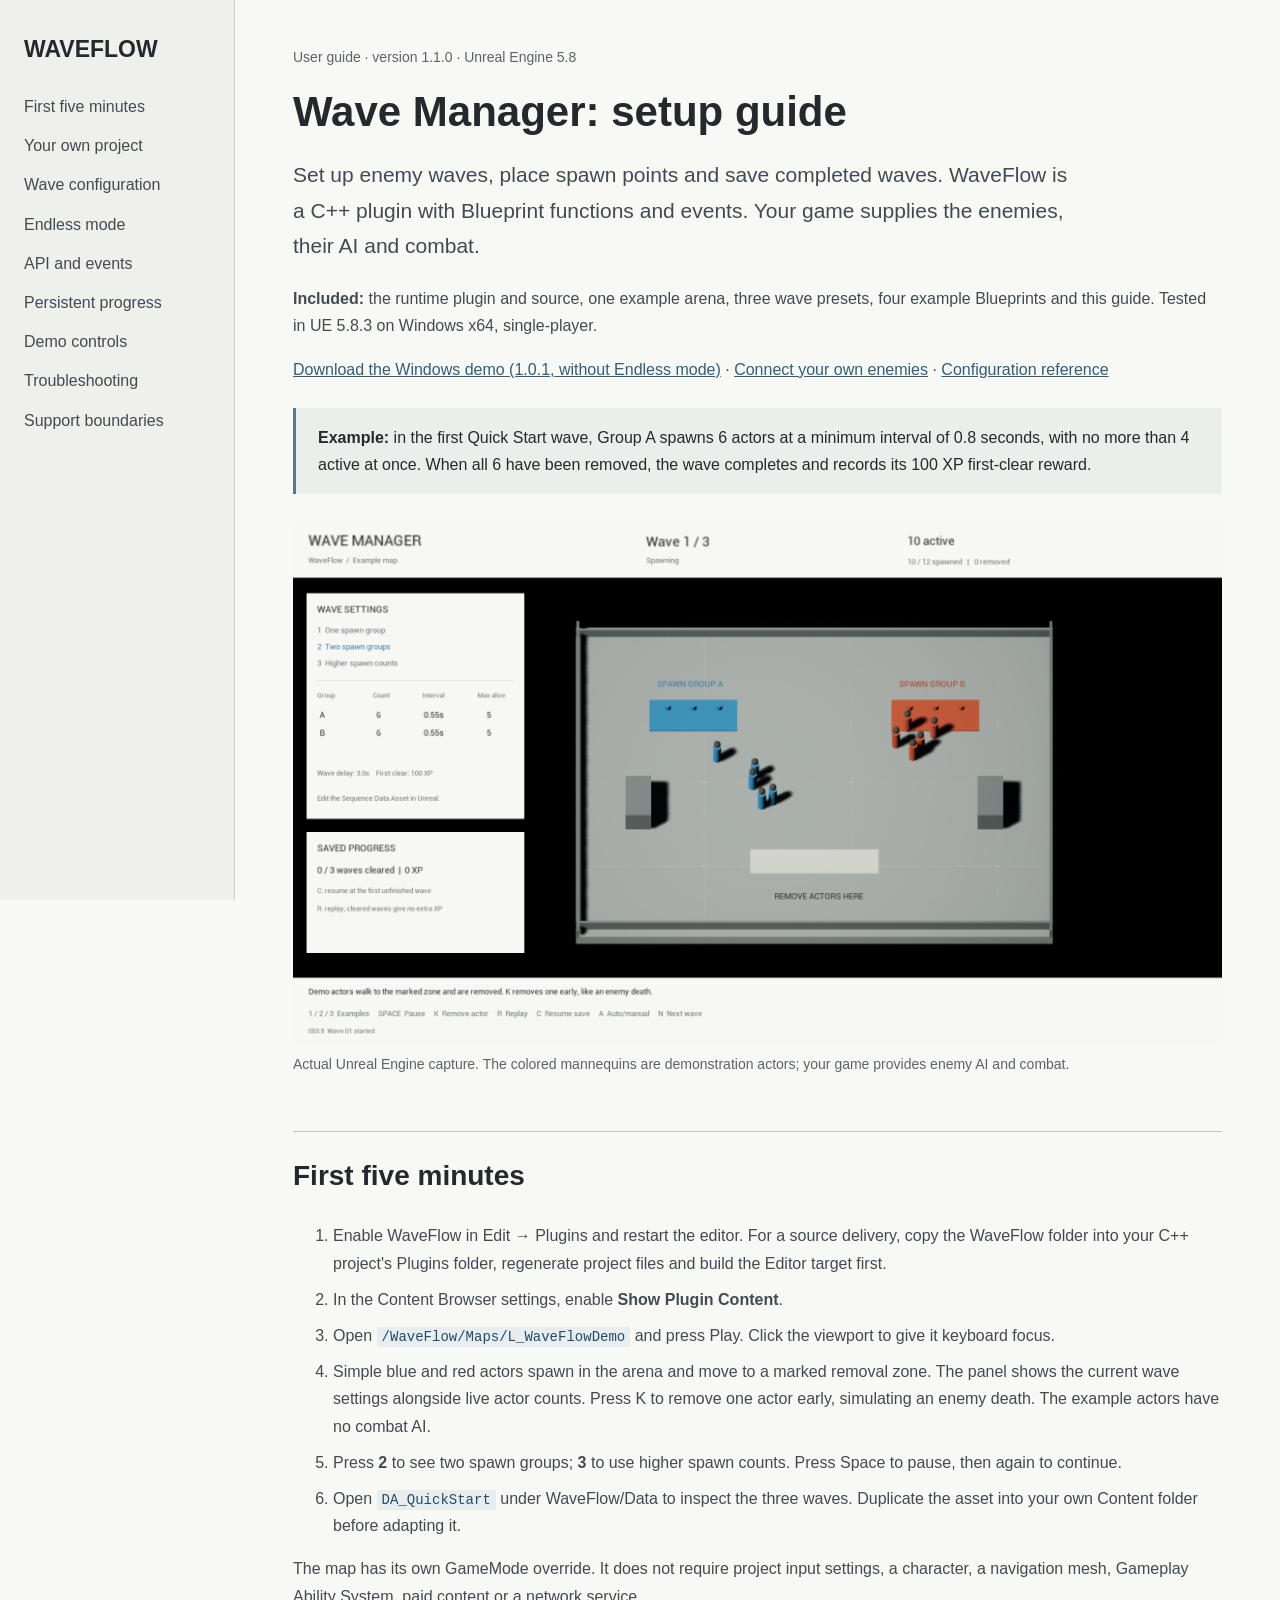
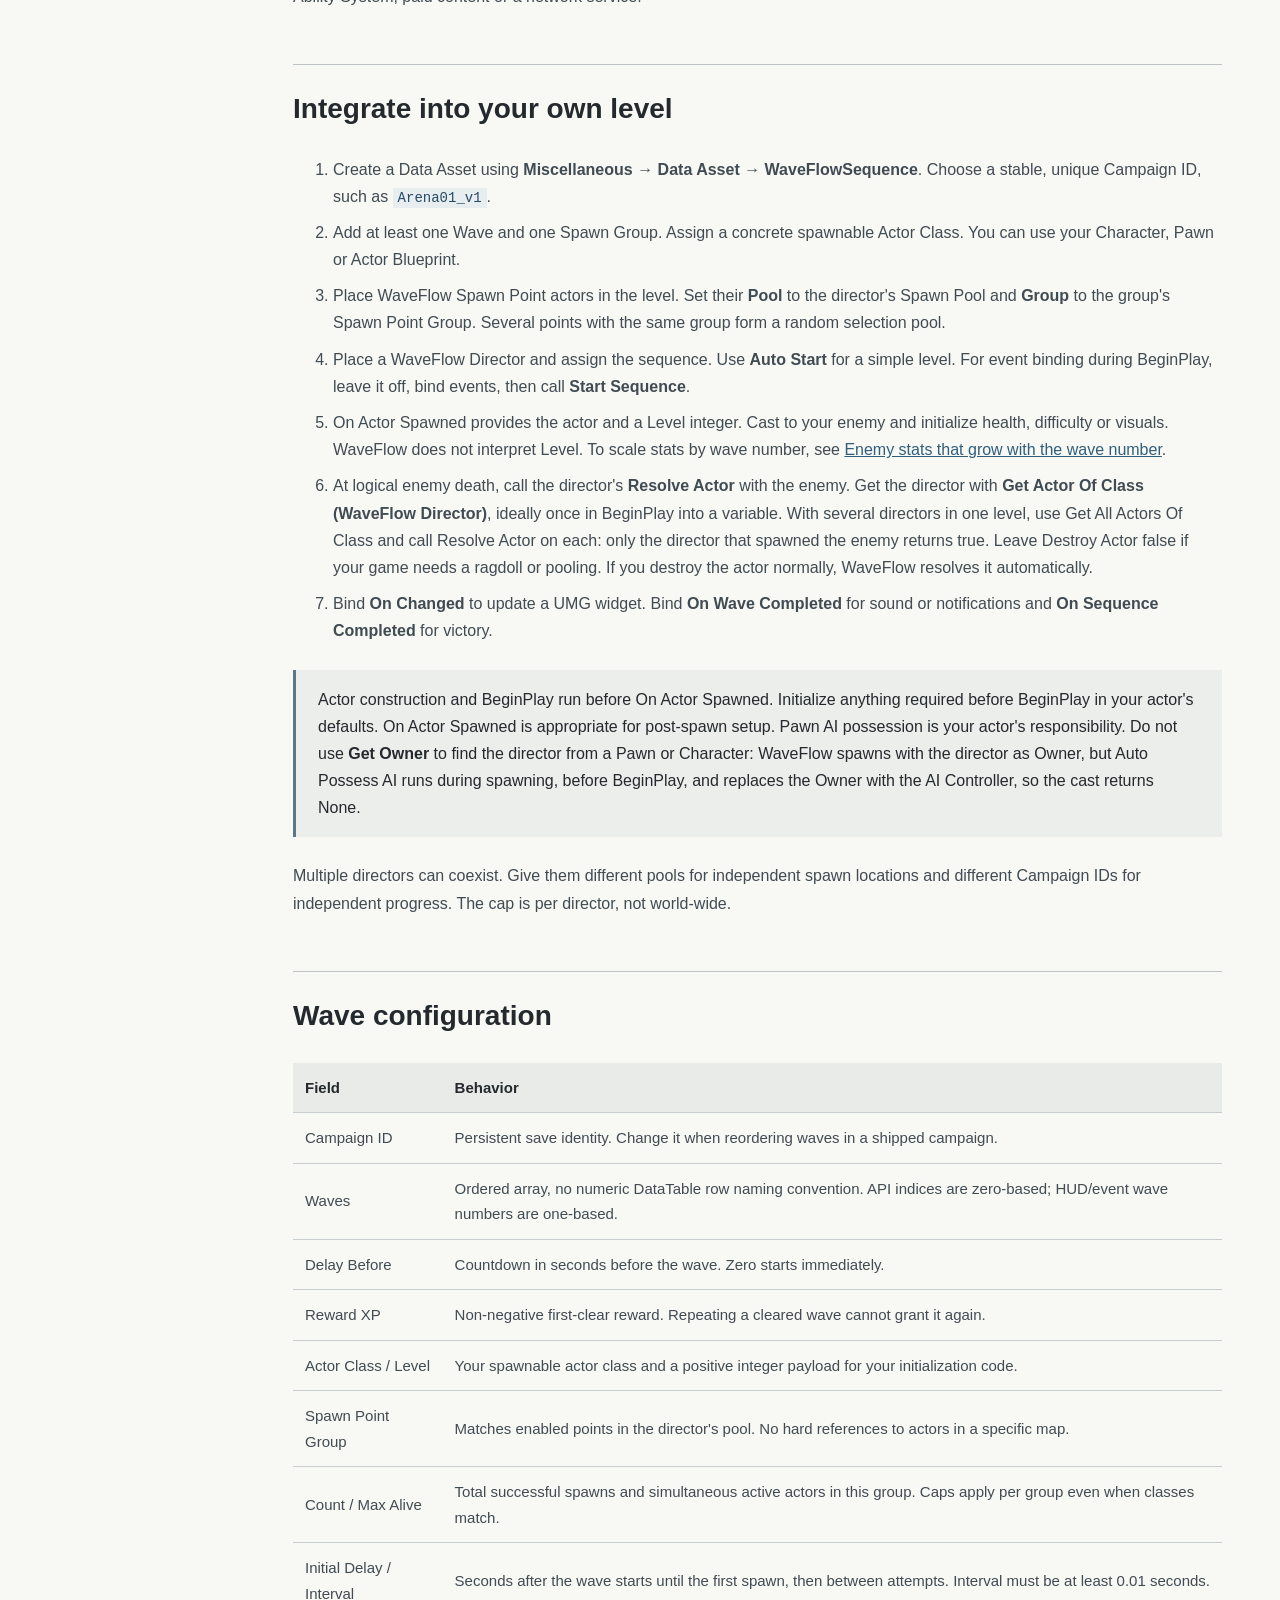
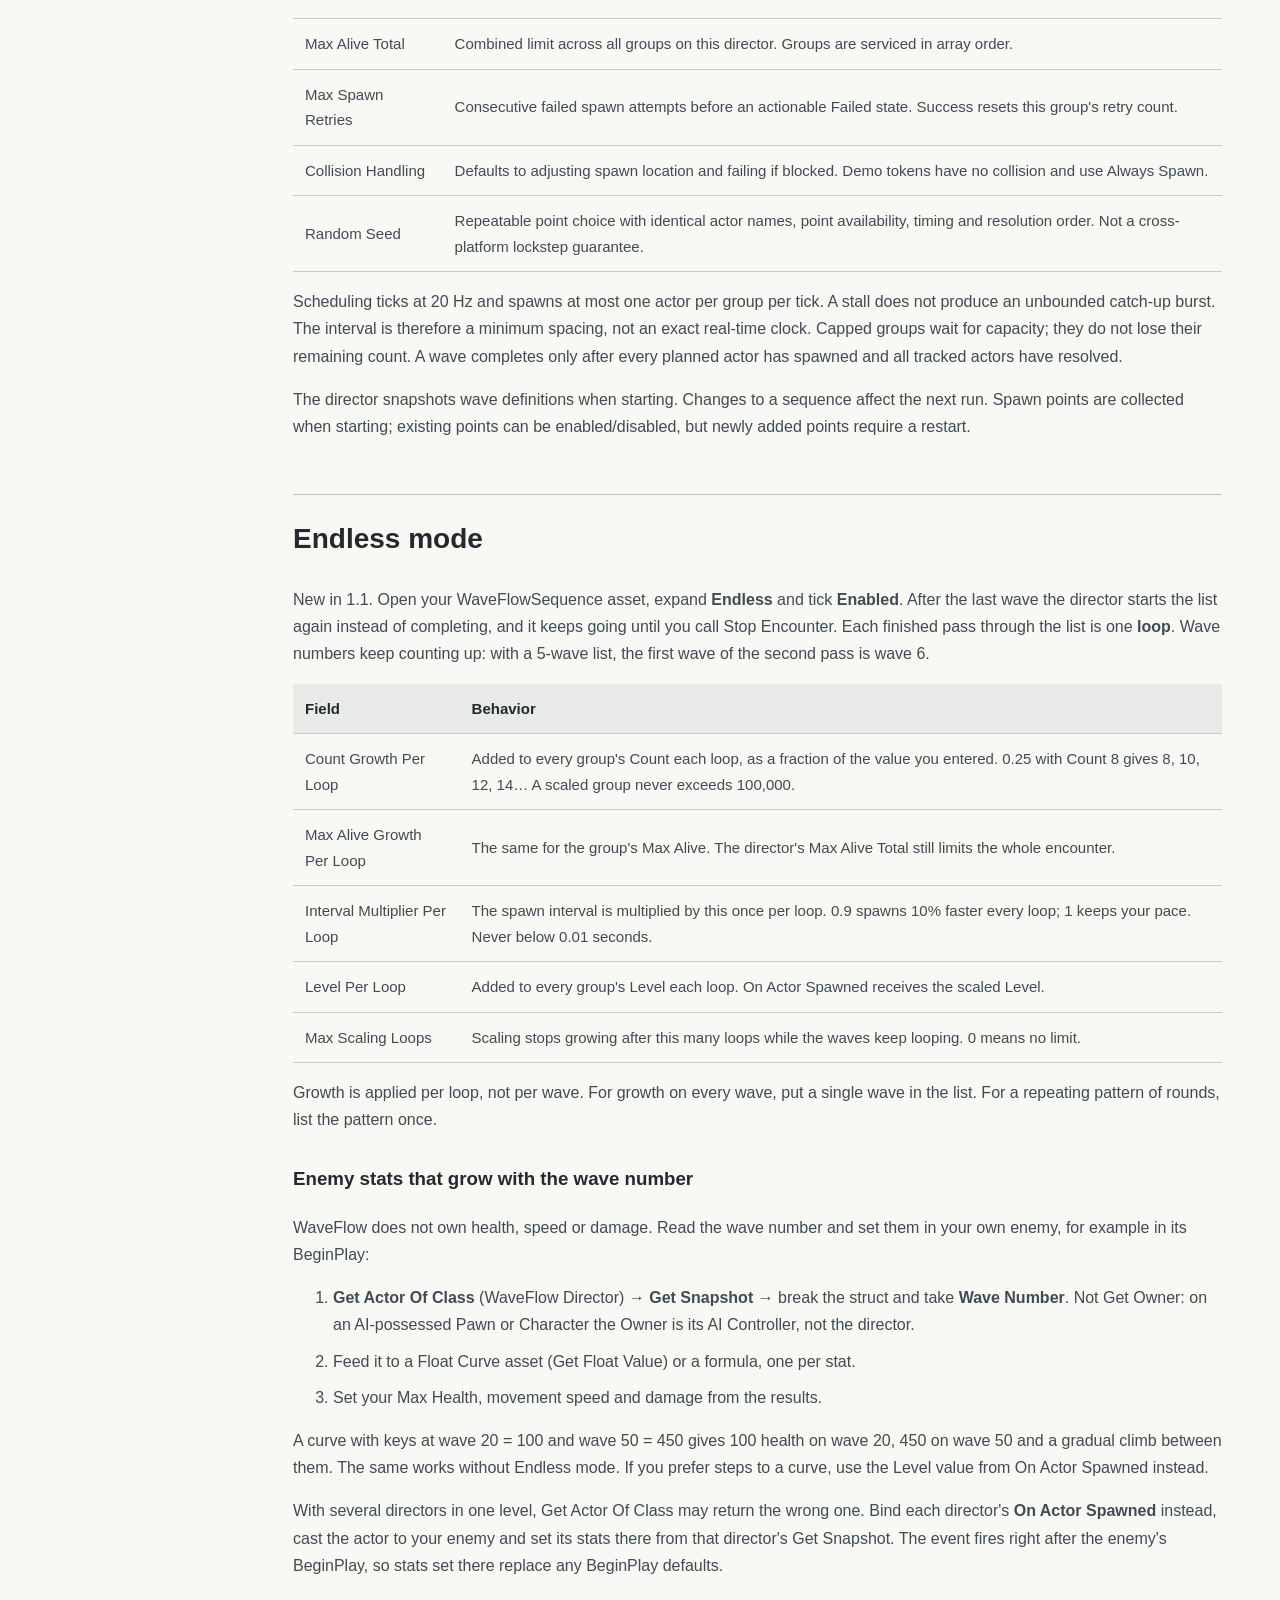
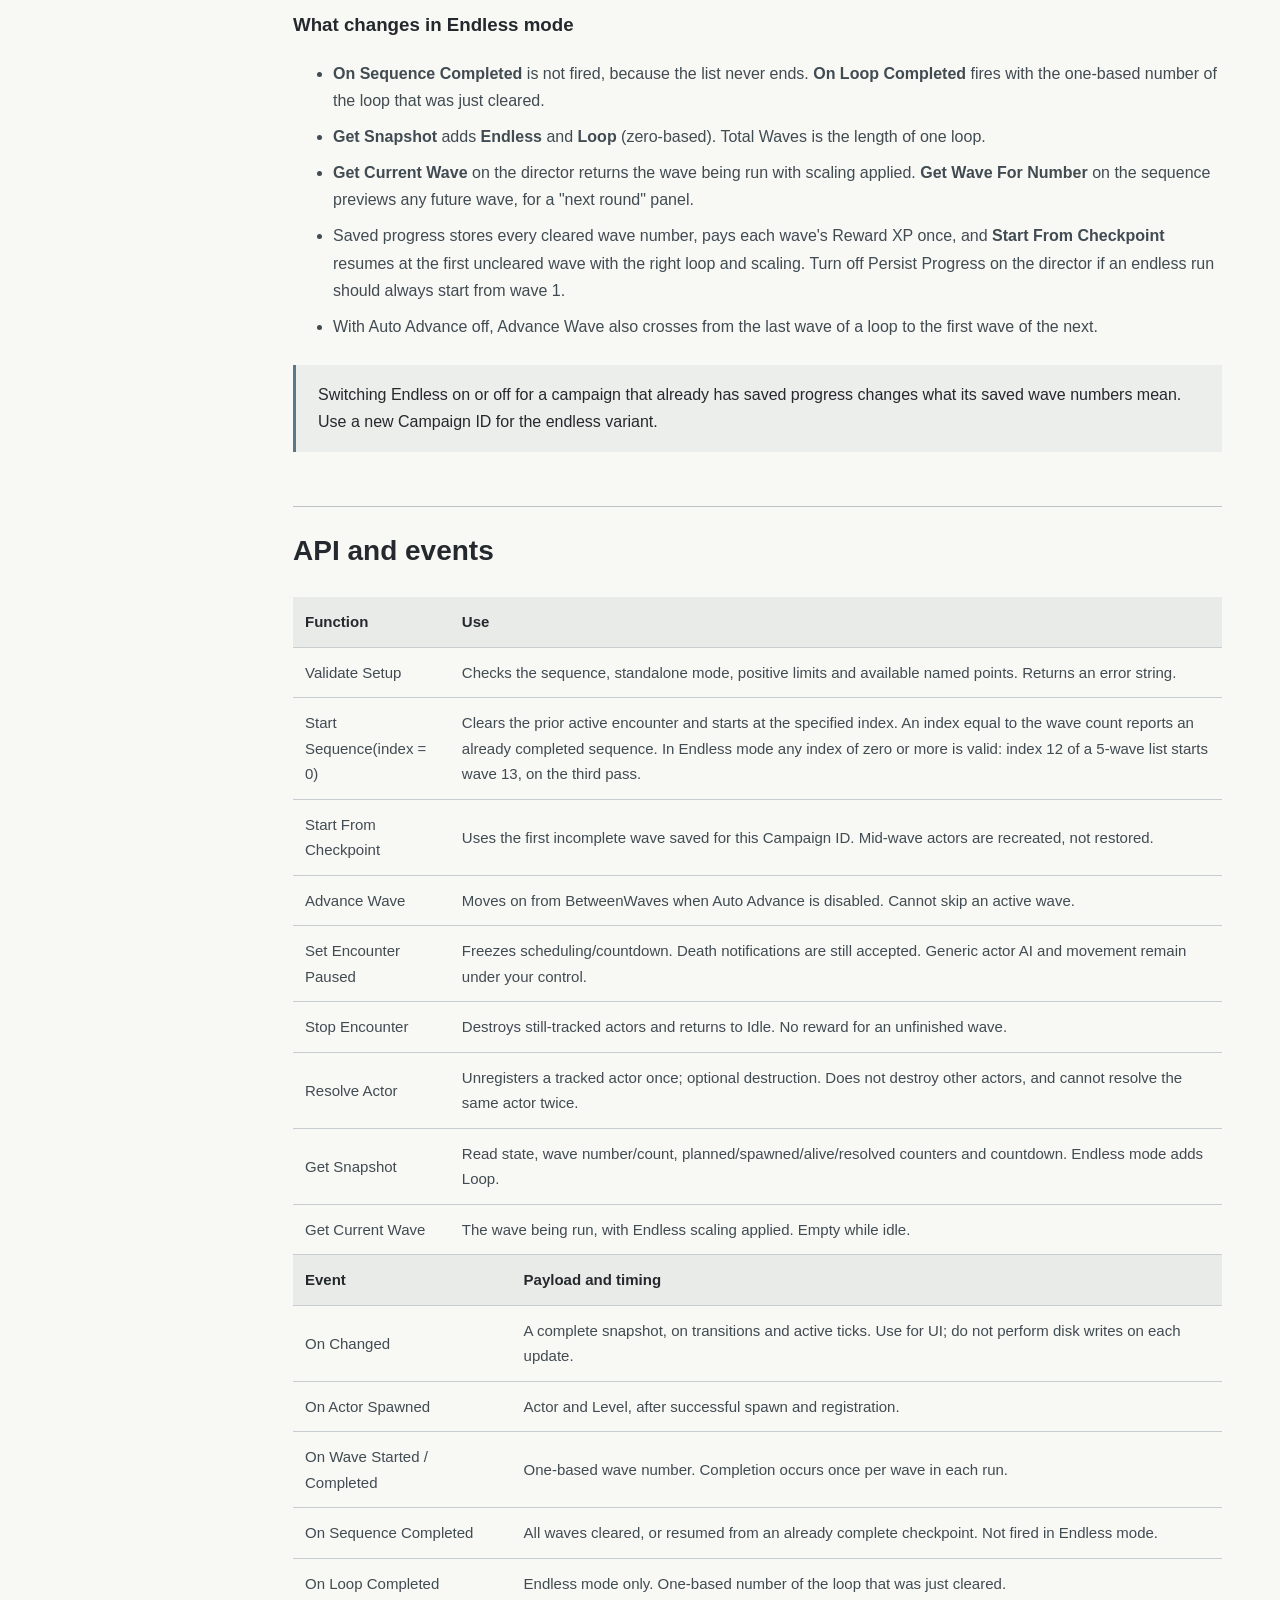
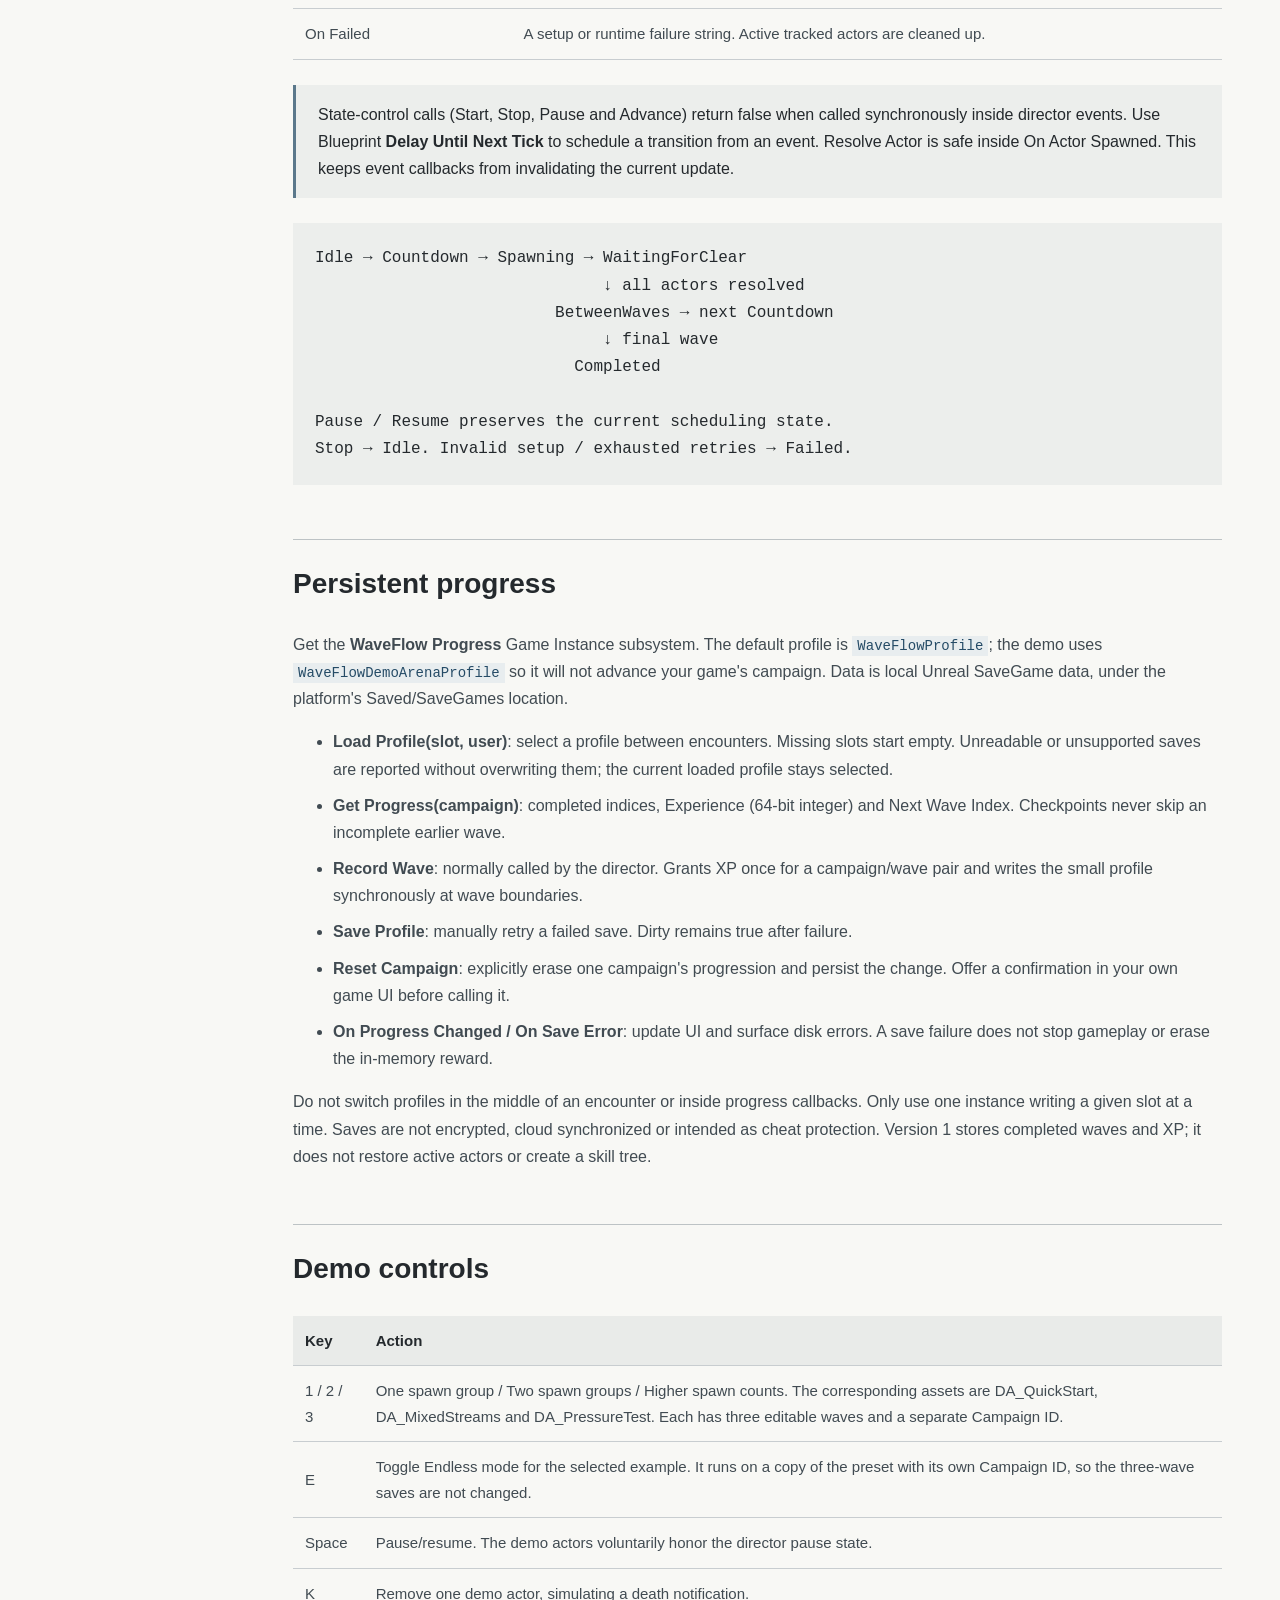
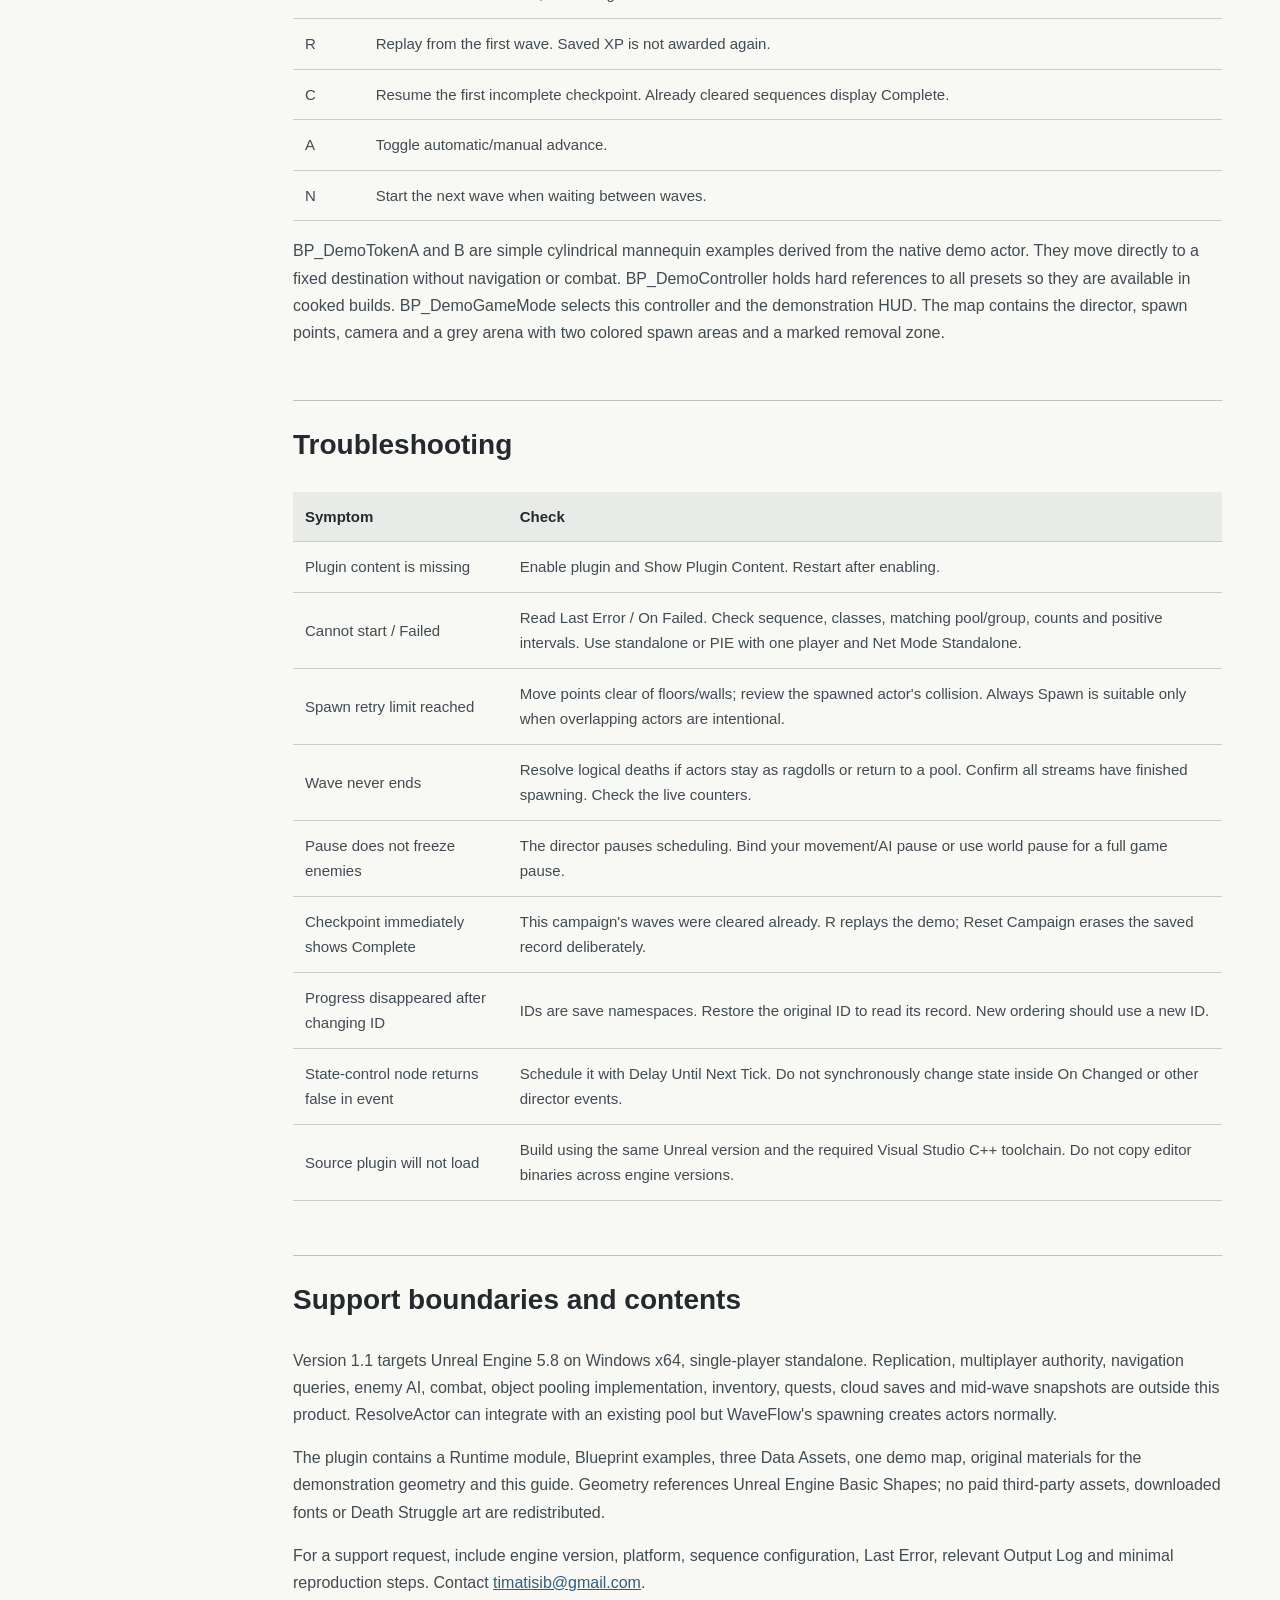
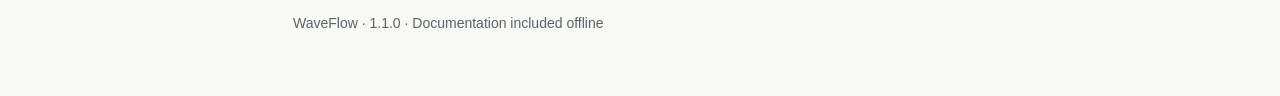
<file: waveflow/index.html>
<!doctype html><html lang="en"><head><meta charset="utf-8"><meta name="viewport" content="width=device-width,initial-scale=1"><title>WaveFlow | User guide</title><style>
:root{color-scheme:light;--bg:#f8f8f5;--panel:#eceeec;--text:#24292d;--muted:#414b52;--accent:#315e7b}
*{box-sizing:border-box}body{margin:0;font:16px/1.7 Arial,Helvetica,sans-serif;background:var(--bg);color:var(--text)}
nav{position:fixed;width:235px;top:0;bottom:0;padding:30px 24px;border-right:1px solid #c9cecf;overflow:auto;background:#efefeb}
nav strong{display:block;font-size:23px;margin-bottom:24px}nav a{display:block;margin:12px 0;color:var(--muted);text-decoration:none}nav a:hover{text-decoration:underline}
main{max-width:1250px;margin-left:235px;padding:46px 58px}h1{font-size:42px;line-height:1.15;margin:18px 0}h2{margin-top:54px;padding-top:20px;border-top:1px solid #bdc3c5;font-size:28px}h3{margin-top:30px}p,li{color:var(--muted)}a{color:var(--accent)}.tag{color:#5b646a;font-size:14px}.lead{font-size:21px;max-width:780px}code{background:#e8edef;color:#254b66;padding:2px 5px;font:14px Consolas,monospace}pre{padding:22px;background:var(--panel);white-space:pre-wrap}table{width:100%;border-collapse:collapse;font-size:15px}td,th{padding:12px;text-align:left;border-bottom:1px solid #c8cdd0}th{background:#e9ebe9}td{color:var(--muted)}.note{padding:16px 22px;background:var(--panel);border-left:3px solid #5b788b;margin:25px 0}figure{margin:28px 0}figcaption{font-size:14px;color:#5b646a}img{max-width:100%;height:auto}li{margin-bottom:9px}
@media(max-width:900px){nav{position:static;width:auto;padding:20px}nav a{display:inline-block;margin:5px 18px 5px 0}main{margin:0;padding:28px 22px}h1{font-size:34px}table{display:block;overflow-x:auto}}
@media print{nav{display:none}main{margin:0;padding:20px}body{background:white;color:black}p,li,td{color:#333}}
</style></head><body><nav><strong>WAVEFLOW</strong><a href="#start">First five minutes</a><a href="#integrate">Your own project</a><a href="#sequence">Wave configuration</a><a href="#endless">Endless mode</a><a href="#events">API and events</a><a href="#progress">Persistent progress</a><a href="#demo">Demo controls</a><a href="#trouble">Troubleshooting</a><a href="#limits">Support boundaries</a></nav><main>
<div class="tag">User guide · version 1.1.0 · Unreal Engine 5.8</div><h1>Wave Manager: setup guide</h1><p class="lead">Set up enemy waves, place spawn points and save completed waves. WaveFlow is a C++ plugin with Blueprint functions and events. Your game supplies the enemies, their AI and combat.</p>
<p><b>Included:</b> the runtime plugin and source, one example arena, three wave presets, four example Blueprints and this guide. Tested in UE 5.8.3 on Windows x64, single-player.</p>
<p><a href="https://github.com/Tsibatov/Tsibatov.github.io/releases/tag/waveflow-demo-v1.0.1">Download the Windows demo (1.0.1, without Endless mode)</a> · <a href="#integrate">Connect your own enemies</a> · <a href="#sequence">Configuration reference</a></p>
<div class="note"><b>Example:</b> in the first Quick Start wave, Group A spawns 6 actors at a minimum interval of 0.8 seconds, with no more than 4 active at once. When all 6 have been removed, the wave completes and records its 100 XP first-clear reward.</div>
<figure><img src="demo.png" alt="WaveFlow example arena with blue and red actors and the current wave settings"><figcaption>Actual Unreal Engine capture. The colored mannequins are demonstration actors; your game provides enemy AI and combat.</figcaption></figure><h2 id="start">First five minutes</h2><ol><li>Enable WaveFlow in Edit → Plugins and restart the editor. For a source delivery, copy the WaveFlow folder into your C++ project's Plugins folder, regenerate project files and build the Editor target first.</li><li>In the Content Browser settings, enable <b>Show Plugin Content</b>.</li><li>Open <code>/WaveFlow/Maps/L_WaveFlowDemo</code> and press Play. Click the viewport to give it keyboard focus.</li><li>Simple blue and red actors spawn in the arena and move to a marked removal zone. The panel shows the current wave settings alongside live actor counts. Press K to remove one actor early, simulating an enemy death. The example actors have no combat AI.</li><li>Press <b>2</b> to see two spawn groups; <b>3</b> to use higher spawn counts. Press Space to pause, then again to continue.</li><li>Open <code>DA_QuickStart</code> under WaveFlow/Data to inspect the three waves. Duplicate the asset into your own Content folder before adapting it.</li></ol>
<p>The map has its own GameMode override. It does not require project input settings, a character, a navigation mesh, Gameplay Ability System, paid content or a network service.</p>
<h2 id="integrate">Integrate into your own level</h2><ol><li>Create a Data Asset using <b>Miscellaneous → Data Asset → WaveFlowSequence</b>. Choose a stable, unique Campaign ID, such as <code>Arena01_v1</code>.</li><li>Add at least one Wave and one Spawn Group. Assign a concrete spawnable Actor Class. You can use your Character, Pawn or Actor Blueprint.</li><li>Place WaveFlow Spawn Point actors in the level. Set their <b>Pool</b> to the director's Spawn Pool and <b>Group</b> to the group's Spawn Point Group. Several points with the same group form a random selection pool.</li><li>Place a WaveFlow Director and assign the sequence. Use <b>Auto Start</b> for a simple level. For event binding during BeginPlay, leave it off, bind events, then call <b>Start Sequence</b>.</li><li>On Actor Spawned provides the actor and a Level integer. Cast to your enemy and initialize health, difficulty or visuals. WaveFlow does not interpret Level. To scale stats by wave number, see <a href="#endless">Enemy stats that grow with the wave number</a>.</li><li>At logical enemy death, call the director's <b>Resolve Actor</b> with the enemy. Get the director with <b>Get Actor Of Class (WaveFlow Director)</b>, ideally once in BeginPlay into a variable. With several directors in one level, use Get All Actors Of Class and call Resolve Actor on each: only the director that spawned the enemy returns true. Leave Destroy Actor false if your game needs a ragdoll or pooling. If you destroy the actor normally, WaveFlow resolves it automatically.</li><li>Bind <b>On Changed</b> to update a UMG widget. Bind <b>On Wave Completed</b> for sound or notifications and <b>On Sequence Completed</b> for victory.</li></ol>
<div class="note">Actor construction and BeginPlay run before On Actor Spawned. Initialize anything required before BeginPlay in your actor's defaults. On Actor Spawned is appropriate for post-spawn setup. Pawn AI possession is your actor's responsibility. Do not use <b>Get Owner</b> to find the director from a Pawn or Character: WaveFlow spawns with the director as Owner, but Auto Possess AI runs during spawning, before BeginPlay, and replaces the Owner with the AI Controller, so the cast returns None.</div>
<p>Multiple directors can coexist. Give them different pools for independent spawn locations and different Campaign IDs for independent progress. The cap is per director, not world-wide.</p>
<h2 id="sequence">Wave configuration</h2><table><tr><th>Field</th><th>Behavior</th></tr><tr><td>Campaign ID</td><td>Persistent save identity. Change it when reordering waves in a shipped campaign.</td></tr><tr><td>Waves</td><td>Ordered array, no numeric DataTable row naming convention. API indices are zero-based; HUD/event wave numbers are one-based.</td></tr><tr><td>Delay Before</td><td>Countdown in seconds before the wave. Zero starts immediately.</td></tr><tr><td>Reward XP</td><td>Non-negative first-clear reward. Repeating a cleared wave cannot grant it again.</td></tr><tr><td>Actor Class / Level</td><td>Your spawnable actor class and a positive integer payload for your initialization code.</td></tr><tr><td>Spawn Point Group</td><td>Matches enabled points in the director's pool. No hard references to actors in a specific map.</td></tr><tr><td>Count / Max Alive</td><td>Total successful spawns and simultaneous active actors in this group. Caps apply per group even when classes match.</td></tr><tr><td>Initial Delay / Interval</td><td>Seconds after the wave starts until the first spawn, then between attempts. Interval must be at least 0.01 seconds.</td></tr><tr><td>Max Alive Total</td><td>Combined limit across all groups on this director. Groups are serviced in array order.</td></tr><tr><td>Max Spawn Retries</td><td>Consecutive failed spawn attempts before an actionable Failed state. Success resets this group's retry count.</td></tr><tr><td>Collision Handling</td><td>Defaults to adjusting spawn location and failing if blocked. Demo tokens have no collision and use Always Spawn.</td></tr><tr><td>Random Seed</td><td>Repeatable point choice with identical actor names, point availability, timing and resolution order. Not a cross-platform lockstep guarantee.</td></tr></table>
<p>Scheduling ticks at 20 Hz and spawns at most one actor per group per tick. A stall does not produce an unbounded catch-up burst. The interval is therefore a minimum spacing, not an exact real-time clock. Capped groups wait for capacity; they do not lose their remaining count. A wave completes only after every planned actor has spawned and all tracked actors have resolved.</p>
<p>The director snapshots wave definitions when starting. Changes to a sequence affect the next run. Spawn points are collected when starting; existing points can be enabled/disabled, but newly added points require a restart.</p>
<h2 id="endless">Endless mode</h2><p>New in 1.1. Open your WaveFlowSequence asset, expand <b>Endless</b> and tick <b>Enabled</b>. After the last wave the director starts the list again instead of completing, and it keeps going until you call Stop Encounter. Each finished pass through the list is one <b>loop</b>. Wave numbers keep counting up: with a 5-wave list, the first wave of the second pass is wave 6.</p><table><tr><th>Field</th><th>Behavior</th></tr><tr><td>Count Growth Per Loop</td><td>Added to every group's Count each loop, as a fraction of the value you entered. 0.25 with Count 8 gives 8, 10, 12, 14&hellip; A scaled group never exceeds 100,000.</td></tr><tr><td>Max Alive Growth Per Loop</td><td>The same for the group's Max Alive. The director's Max Alive Total still limits the whole encounter.</td></tr><tr><td>Interval Multiplier Per Loop</td><td>The spawn interval is multiplied by this once per loop. 0.9 spawns 10% faster every loop; 1 keeps your pace. Never below 0.01 seconds.</td></tr><tr><td>Level Per Loop</td><td>Added to every group's Level each loop. On Actor Spawned receives the scaled Level.</td></tr><tr><td>Max Scaling Loops</td><td>Scaling stops growing after this many loops while the waves keep looping. 0 means no limit.</td></tr></table><p>Growth is applied per loop, not per wave. For growth on every wave, put a single wave in the list. For a repeating pattern of rounds, list the pattern once.</p><h3>Enemy stats that grow with the wave number</h3><p>WaveFlow does not own health, speed or damage. Read the wave number and set them in your own enemy, for example in its BeginPlay:</p><ol><li><b>Get Actor Of Class</b> (WaveFlow Director) &rarr; <b>Get Snapshot</b> &rarr; break the struct and take <b>Wave Number</b>. Not Get Owner: on an AI-possessed Pawn or Character the Owner is its AI Controller, not the director.</li><li>Feed it to a Float Curve asset (Get Float Value) or a formula, one per stat.</li><li>Set your Max Health, movement speed and damage from the results.</li></ol><p>A curve with keys at wave 20 = 100 and wave 50 = 450 gives 100 health on wave 20, 450 on wave 50 and a gradual climb between them. The same works without Endless mode. If you prefer steps to a curve, use the Level value from On Actor Spawned instead.</p><p>With several directors in one level, Get Actor Of Class may return the wrong one. Bind each director's <b>On Actor Spawned</b> instead, cast the actor to your enemy and set its stats there from that director's Get Snapshot. The event fires right after the enemy's BeginPlay, so stats set there replace any BeginPlay defaults.</p><h3>What changes in Endless mode</h3><ul><li><b>On Sequence Completed</b> is not fired, because the list never ends. <b>On Loop Completed</b> fires with the one-based number of the loop that was just cleared.</li><li><b>Get Snapshot</b> adds <b>Endless</b> and <b>Loop</b> (zero-based). Total Waves is the length of one loop.</li><li><b>Get Current Wave</b> on the director returns the wave being run with scaling applied. <b>Get Wave For Number</b> on the sequence previews any future wave, for a "next round" panel.</li><li>Saved progress stores every cleared wave number, pays each wave's Reward XP once, and <b>Start From Checkpoint</b> resumes at the first uncleared wave with the right loop and scaling. Turn off Persist Progress on the director if an endless run should always start from wave 1.</li><li>With Auto Advance off, Advance Wave also crosses from the last wave of a loop to the first wave of the next.</li></ul><div class="note">Switching Endless on or off for a campaign that already has saved progress changes what its saved wave numbers mean. Use a new Campaign ID for the endless variant.</div>
<h2 id="events">API and events</h2><table><tr><th>Function</th><th>Use</th></tr><tr><td>Validate Setup</td><td>Checks the sequence, standalone mode, positive limits and available named points. Returns an error string.</td></tr><tr><td>Start Sequence(index = 0)</td><td>Clears the prior active encounter and starts at the specified index. An index equal to the wave count reports an already completed sequence. In Endless mode any index of zero or more is valid: index 12 of a 5-wave list starts wave 13, on the third pass.</td></tr><tr><td>Start From Checkpoint</td><td>Uses the first incomplete wave saved for this Campaign ID. Mid-wave actors are recreated, not restored.</td></tr><tr><td>Advance Wave</td><td>Moves on from BetweenWaves when Auto Advance is disabled. Cannot skip an active wave.</td></tr><tr><td>Set Encounter Paused</td><td>Freezes scheduling/countdown. Death notifications are still accepted. Generic actor AI and movement remain under your control.</td></tr><tr><td>Stop Encounter</td><td>Destroys still-tracked actors and returns to Idle. No reward for an unfinished wave.</td></tr><tr><td>Resolve Actor</td><td>Unregisters a tracked actor once; optional destruction. Does not destroy other actors, and cannot resolve the same actor twice.</td></tr><tr><td>Get Snapshot</td><td>Read state, wave number/count, planned/spawned/alive/resolved counters and countdown. Endless mode adds Loop.</td></tr><tr><td>Get Current Wave</td><td>The wave being run, with Endless scaling applied. Empty while idle.</td></tr></table>
<table><tr><th>Event</th><th>Payload and timing</th></tr><tr><td>On Changed</td><td>A complete snapshot, on transitions and active ticks. Use for UI; do not perform disk writes on each update.</td></tr><tr><td>On Actor Spawned</td><td>Actor and Level, after successful spawn and registration.</td></tr><tr><td>On Wave Started / Completed</td><td>One-based wave number. Completion occurs once per wave in each run.</td></tr><tr><td>On Sequence Completed</td><td>All waves cleared, or resumed from an already complete checkpoint. Not fired in Endless mode.</td></tr><tr><td>On Loop Completed</td><td>Endless mode only. One-based number of the loop that was just cleared.</td></tr><tr><td>On Failed</td><td>A setup or runtime failure string. Active tracked actors are cleaned up.</td></tr></table>
<div class="note">State-control calls (Start, Stop, Pause and Advance) return false when called synchronously inside director events. Use Blueprint <b>Delay Until Next Tick</b> to schedule a transition from an event. Resolve Actor is safe inside On Actor Spawned. This keeps event callbacks from invalidating the current update.</div>
<pre>Idle → Countdown → Spawning → WaitingForClear
                              ↓ all actors resolved
                         BetweenWaves → next Countdown
                              ↓ final wave
                           Completed

Pause / Resume preserves the current scheduling state.
Stop → Idle. Invalid setup / exhausted retries → Failed.</pre>
<h2 id="progress">Persistent progress</h2><p>Get the <b>WaveFlow Progress</b> Game Instance subsystem. The default profile is <code>WaveFlowProfile</code>; the demo uses <code>WaveFlowDemoArenaProfile</code> so it will not advance your game's campaign. Data is local Unreal SaveGame data, under the platform's Saved/SaveGames location.</p><ul><li><b>Load Profile(slot, user)</b>: select a profile between encounters. Missing slots start empty. Unreadable or unsupported saves are reported without overwriting them; the current loaded profile stays selected.</li><li><b>Get Progress(campaign)</b>: completed indices, Experience (64-bit integer) and Next Wave Index. Checkpoints never skip an incomplete earlier wave.</li><li><b>Record Wave</b>: normally called by the director. Grants XP once for a campaign/wave pair and writes the small profile synchronously at wave boundaries.</li><li><b>Save Profile</b>: manually retry a failed save. Dirty remains true after failure.</li><li><b>Reset Campaign</b>: explicitly erase one campaign's progression and persist the change. Offer a confirmation in your own game UI before calling it.</li><li><b>On Progress Changed / On Save Error</b>: update UI and surface disk errors. A save failure does not stop gameplay or erase the in-memory reward.</li></ul><p>Do not switch profiles in the middle of an encounter or inside progress callbacks. Only use one instance writing a given slot at a time. Saves are not encrypted, cloud synchronized or intended as cheat protection. Version 1 stores completed waves and XP; it does not restore active actors or create a skill tree.</p>
<h2 id="demo">Demo controls</h2><table><tr><th>Key</th><th>Action</th></tr><tr><td>1 / 2 / 3</td><td>One spawn group / Two spawn groups / Higher spawn counts. The corresponding assets are DA_QuickStart, DA_MixedStreams and DA_PressureTest. Each has three editable waves and a separate Campaign ID.</td></tr><tr><td>E</td><td>Toggle Endless mode for the selected example. It runs on a copy of the preset with its own Campaign ID, so the three-wave saves are not changed.</td></tr><tr><td>Space</td><td>Pause/resume. The demo actors voluntarily honor the director pause state.</td></tr><tr><td>K</td><td>Remove one demo actor, simulating a death notification.</td></tr><tr><td>R</td><td>Replay from the first wave. Saved XP is not awarded again.</td></tr><tr><td>C</td><td>Resume the first incomplete checkpoint. Already cleared sequences display Complete.</td></tr><tr><td>A</td><td>Toggle automatic/manual advance.</td></tr><tr><td>N</td><td>Start the next wave when waiting between waves.</td></tr></table><p>BP_DemoTokenA and B are simple cylindrical mannequin examples derived from the native demo actor. They move directly to a fixed destination without navigation or combat. BP_DemoController holds hard references to all presets so they are available in cooked builds. BP_DemoGameMode selects this controller and the demonstration HUD. The map contains the director, spawn points, camera and a grey arena with two colored spawn areas and a marked removal zone.</p>
<h2 id="trouble">Troubleshooting</h2><table><tr><th>Symptom</th><th>Check</th></tr><tr><td>Plugin content is missing</td><td>Enable plugin and Show Plugin Content. Restart after enabling.</td></tr><tr><td>Cannot start / Failed</td><td>Read Last Error / On Failed. Check sequence, classes, matching pool/group, counts and positive intervals. Use standalone or PIE with one player and Net Mode Standalone.</td></tr><tr><td>Spawn retry limit reached</td><td>Move points clear of floors/walls; review the spawned actor's collision. Always Spawn is suitable only when overlapping actors are intentional.</td></tr><tr><td>Wave never ends</td><td>Resolve logical deaths if actors stay as ragdolls or return to a pool. Confirm all streams have finished spawning. Check the live counters.</td></tr><tr><td>Pause does not freeze enemies</td><td>The director pauses scheduling. Bind your movement/AI pause or use world pause for a full game pause.</td></tr><tr><td>Checkpoint immediately shows Complete</td><td>This campaign's waves were cleared already. R replays the demo; Reset Campaign erases the saved record deliberately.</td></tr><tr><td>Progress disappeared after changing ID</td><td>IDs are save namespaces. Restore the original ID to read its record. New ordering should use a new ID.</td></tr><tr><td>State-control node returns false in event</td><td>Schedule it with Delay Until Next Tick. Do not synchronously change state inside On Changed or other director events.</td></tr><tr><td>Source plugin will not load</td><td>Build using the same Unreal version and the required Visual Studio C++ toolchain. Do not copy editor binaries across engine versions.</td></tr></table>
<h2 id="limits">Support boundaries and contents</h2><p>Version 1.1 targets Unreal Engine 5.8 on Windows x64, single-player standalone. Replication, multiplayer authority, navigation queries, enemy AI, combat, object pooling implementation, inventory, quests, cloud saves and mid-wave snapshots are outside this product. ResolveActor can integrate with an existing pool but WaveFlow's spawning creates actors normally.</p><p>The plugin contains a Runtime module, Blueprint examples, three Data Assets, one demo map, original materials for the demonstration geometry and this guide. Geometry references Unreal Engine Basic Shapes; no paid third-party assets, downloaded fonts or Death Struggle art are redistributed.</p><p>For a support request, include engine version, platform, sequence configuration, Last Error, relevant Output Log and minimal reproduction steps. Contact <a href="mailto:timatisib@gmail.com">timatisib@gmail.com</a>.</p><p class="tag">WaveFlow · 1.1.0 · Documentation included offline</p>
</main></body></html>
</file>
<file: shop-forge/handbook.css>
:root{color-scheme:light;--paper:#fff;--sidebar:#fafaf8;--ink:#292b2f;--text:#44484f;--muted:#687078;--line:#e4e5e3;--link:#305f99;--code:#f2f3f3}
*{box-sizing:border-box}html{scroll-behavior:smooth;scroll-padding-top:90px}body{margin:0;background:var(--paper);color:var(--ink);font:16px/1.7 -apple-system,BlinkMacSystemFont,"Segoe UI",Arial,sans-serif;-webkit-font-smoothing:antialiased}a{color:var(--link);text-underline-offset:3px}a:hover{text-decoration:underline}a:focus-visible,summary:focus-visible{outline:2px solid var(--link);outline-offset:4px}.skip{position:fixed;top:-60px;left:20px;padding:8px 16px;background:white;z-index:5}.skip:focus{top:8px}.topbar{height:66px;position:sticky;top:0;z-index:2;display:flex;align-items:center;justify-content:space-between;padding:0 36px;background:var(--paper);border-bottom:1px solid var(--line);gap:20px}.topbar a{text-decoration:none;color:var(--text);font-size:14px}.topbar .brand{font-size:18px;font-weight:650;letter-spacing:-.3px;color:var(--ink)}.brand span{font-weight:400;font-size:14px;letter-spacing:0;margin-left:18px;border-left:1px solid var(--line);padding-left:18px;color:var(--muted)}.page{max-width:1280px;margin:auto;display:grid;grid-template-columns:256px minmax(0,1fr)}aside{background:var(--sidebar);border-right:1px solid var(--line);padding:32px 20px}.toc{position:sticky;top:96px;max-height:calc(100vh - 120px);overflow-y:auto}.nav-label{font:600 12px/1.5 inherit;color:var(--muted);font-size:12px;letter-spacing:.015em;margin:22px 12px 8px}.nav-label:first-child{margin-top:0}nav ul{padding:0;margin:0;list-style:none}nav a{display:block;color:#51565d;text-decoration:none;font-size:14px;line-height:1.5;padding:7px 12px;border-radius:3px}nav a:hover{background:#ecefed;color:var(--ink);text-decoration:none}.nav-version{color:var(--muted);font-size:12px;line-height:1.7;margin:35px 12px 10px;padding-top:20px;border-top:1px solid var(--line)}main{min-width:0;max-width:920px;padding:44px 64px 60px}.breadcrumb{font-size:13px;color:var(--muted);margin:0 0 14px}h1,h2,h3{line-height:1.25;color:var(--ink);font-weight:650;letter-spacing:-.025em}h1{font-size:38px;margin:0 0 12px}h2{font-size:27px;margin:0 0 18px}h3{font-size:20px;margin:28px 0 12px}p{margin:0;color:var(--text)}.lede{font-size:20px;line-height:1.5;margin-bottom:14px;color:#44494f}.intro{max-width:66ch}.release-line{font-size:13px;color:var(--muted);margin:18px 0}.release-line span{padding:0 7px}.quick-links{display:flex;flex-wrap:wrap;gap:12px 25px;font-size:14px;margin:18px 0 28px}.quick-links a{text-decoration:none;font-weight:600}.overview-image{margin-top:26px}figure{margin:0}img{display:block;max-width:100%;height:auto;border:1px solid #d4d7d8;border-radius:3px}figcaption{font-size:12px;line-height:1.6;color:var(--muted);margin-top:9px}section{padding-top:42px}section+section{border-top:1px solid var(--line);margin-top:42px}section p+p{margin-top:14px}.list{padding-left:23px;margin:14px 0 0;display:grid;gap:12px}li{color:var(--text);padding-left:3px}li::marker{color:var(--muted)}code,kbd{font:13px/1.6 Consolas,"Courier New",monospace;word-break:break-word;background:var(--code);color:#42464b;padding:2px 5px;border:1px solid #e5e7e8;border-radius:3px}.note{font-size:14px;color:#59616b;line-height:1.7;padding:13px 17px;border-left:3px solid #9daaba;background:#f5f6f8;margin-top:20px;max-width:none}.table{overflow-x:auto;margin:20px 0;border:1px solid var(--line);border-radius:3px}table{border-collapse:collapse;width:100%;font-size:14px;line-height:1.6;text-align:left}th,td{padding:12px 16px;border-bottom:1px solid var(--line);vertical-align:top;color:var(--text)}th{font-weight:600;color:var(--ink);background:#f6f7f6}tr:last-child td,tr:last-child th{border-bottom:0}td:first-child{min-width:165px}.gallery{display:grid;grid-template-columns:minmax(0,1fr) minmax(0,1fr);gap:18px;margin-top:24px}.support{border-top:1px solid var(--line);padding-top:18px}.support p+p{margin-top:8px}.support .note{background:transparent;border:0;padding:0}.mobile-nav{display:none}footer{border-top:1px solid var(--line);padding-top:24px;margin-top:56px;font-size:12px;color:var(--muted);display:flex;justify-content:space-between;gap:15px}footer a{text-decoration:none}
@media(min-width:1281px){.page{border-left:1px solid var(--line);border-right:1px solid var(--line)}}
@media(max-width:1000px){main{padding:36px 32px 48px}.page{grid-template-columns:225px minmax(0,1fr)}.topbar{padding:0 24px}}
@media(max-width:720px){html{scroll-padding-top:78px}.topbar{padding:0 20px;height:60px}.brand span{display:none}.topbar a{font-size:12px}.page{display:block}.toc{display:none}aside{padding:12px 20px;border-right:0;border-bottom:1px solid var(--line)}.mobile-nav{display:block}.mobile-nav summary{cursor:pointer;font-size:14px;color:var(--text)}.mobile-nav nav{padding:18px 0 10px}main{padding:28px 20px 40px}h1{font-size:32px}h2{font-size:25px}.lede{font-size:18px}.gallery{grid-template-columns:1fr}section{padding-top:32px}section+section{margin-top:32px}table{min-width:450px}.release-line span{padding:0 3px}.quick-links{gap:10px 18px}.intro{font-size:15px}}
@media(prefers-reduced-motion:reduce){html{scroll-behavior:auto}}
</file>
